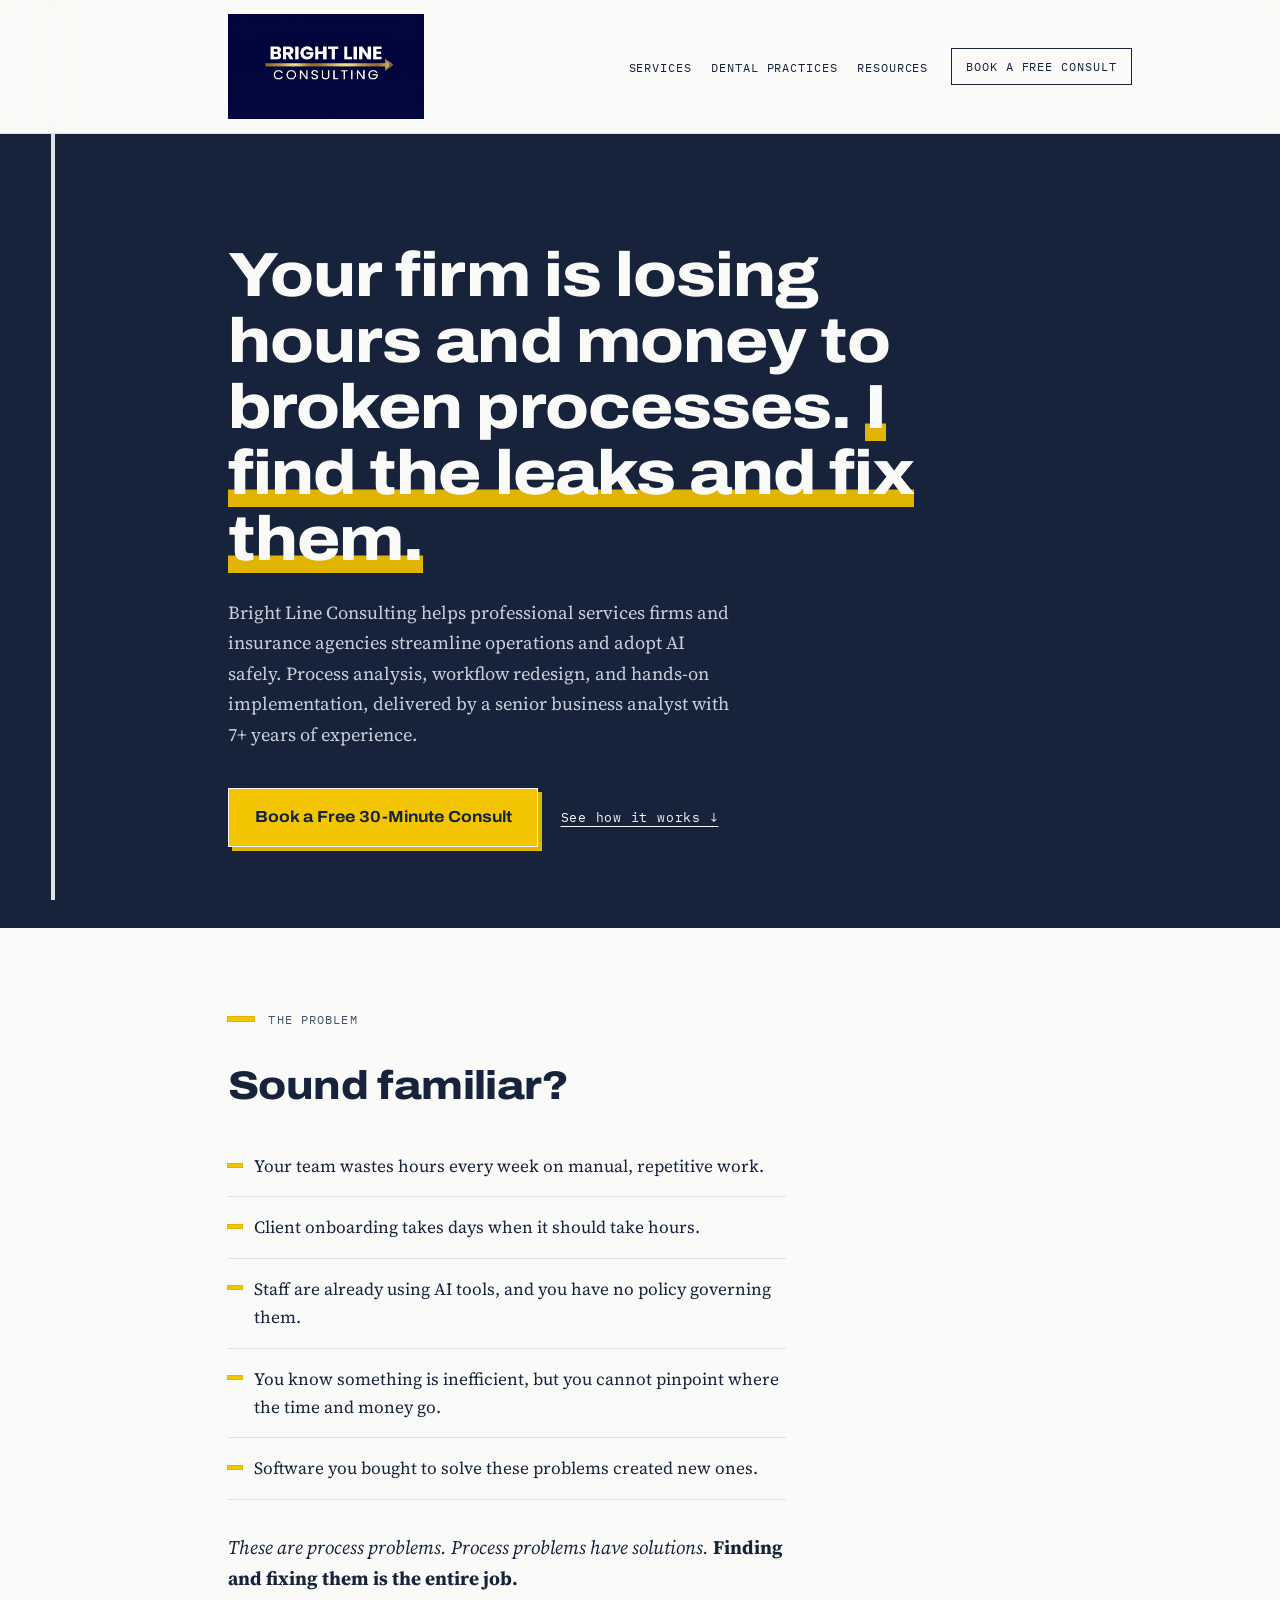
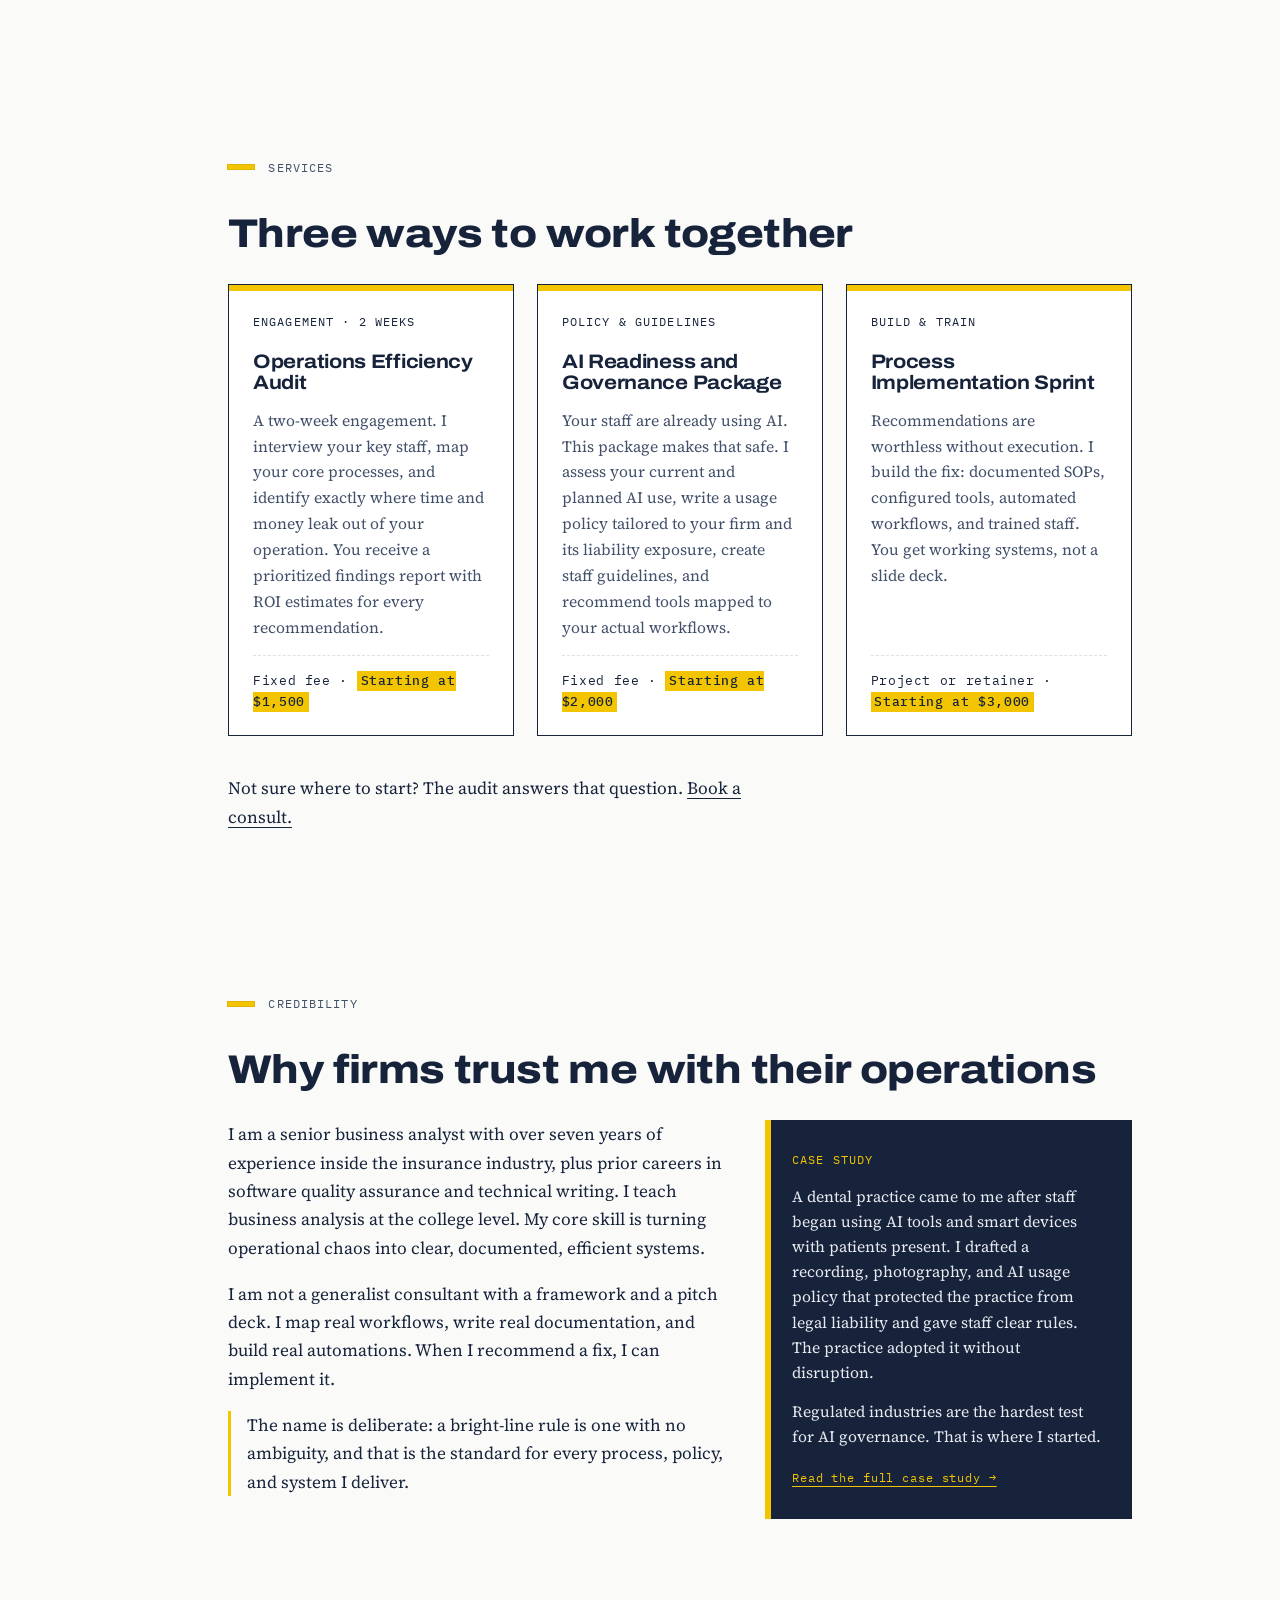
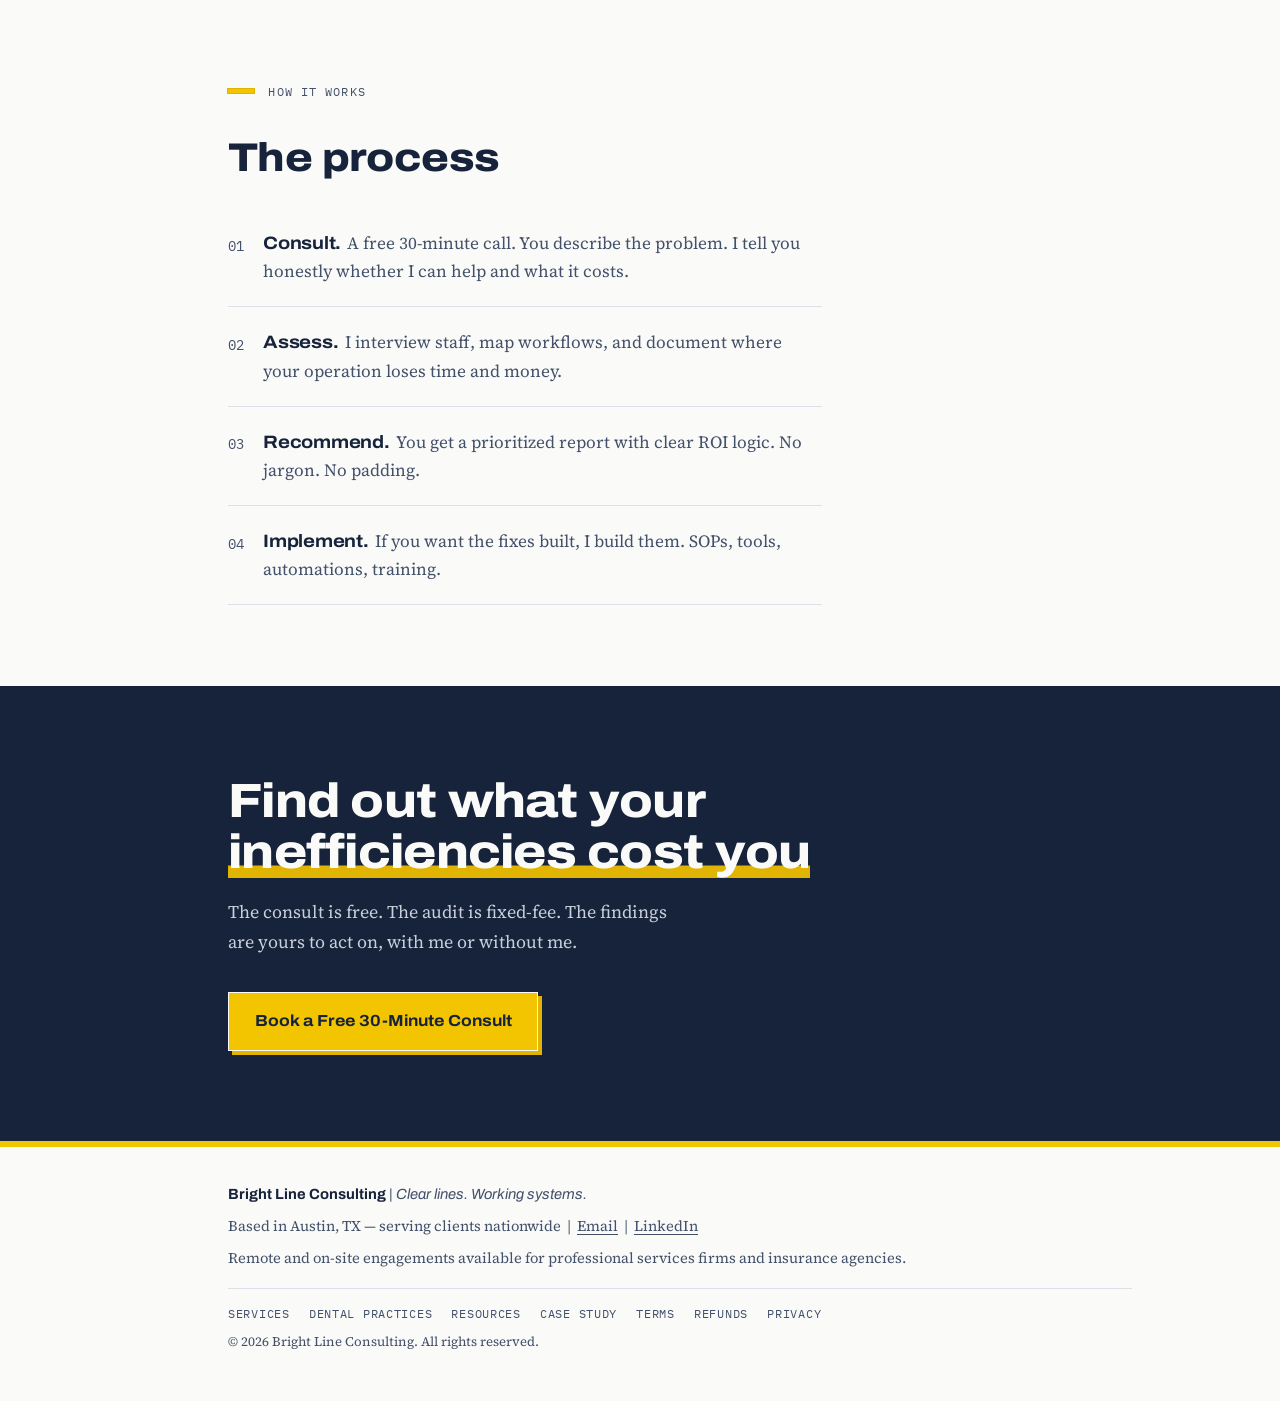
<file: index.html>
<!DOCTYPE html>
<html lang="en">
<head>
<meta charset="UTF-8">
<meta name="viewport" content="width=device-width, initial-scale=1.0">
<title>Operations and AI Consulting for Professional Services Firms | Bright Line Consulting</title>
<meta name="description" content="Bright Line Consulting helps small professional firms and insurance agencies cut costs and adopt AI safely through process analysis, workflow redesign, and implementation.">
<link rel="preconnect" href="https://fonts.googleapis.com">
<link rel="preconnect" href="https://fonts.gstatic.com" crossorigin>
<link rel="stylesheet" href="assets/site.css">
<link href="https://fonts.googleapis.com/css2?family=Archivo:wdth,wght@62..125,400..800&family=Source+Serif+4:ital,opsz,wght@0,8..60,400..600;1,8..60,400&family=IBM+Plex+Mono:wght@400;500&display=swap" rel="stylesheet">
<style>
  :root{
    --ink:#16233B;
    --ink-soft:#42506A;
    --paper:#FAFAF8;
    --paper-raise:#FFFFFF;
    --line:#F2C500;         /* the bright line */
    --line-deep:#E0B400;
    --rule:#DDE1E7;
    --max:1080px;
  }
  *{margin:0;padding:0;box-sizing:border-box}
  html{scroll-behavior:smooth}
  @media (prefers-reduced-motion: reduce){
    html{scroll-behavior:auto}
    *,*::before,*::after{animation:none!important;transition:none!important}
  }
  body{
    background:var(--paper);
    color:var(--ink);
    font-family:"Source Serif 4", Georgia, serif;
    font-size:1.075rem;
    line-height:1.65;
    -webkit-font-smoothing:antialiased;
  }
  ::selection{background:var(--line);color:var(--ink)}

  h1,h2,h3,.display{
    font-family:"Archivo", "Helvetica Neue", Arial, sans-serif;
    font-variation-settings:"wdth" 112;
    line-height:1.06;
    letter-spacing:-0.015em;
  }
  .mono{
    font-family:"IBM Plex Mono", ui-monospace, monospace;
    font-size:0.78rem;
    letter-spacing:0.09em;
    text-transform:uppercase;
  }

  a{color:inherit}
  a:focus-visible, button:focus-visible{
    outline:3px solid var(--line-deep);
    outline-offset:3px;
  }

  /* ---------- the running bright line ---------- */
  .track{
    position:fixed;
    top:0;left:clamp(16px, 4vw, 56px);
    width:4px;height:100%;
    background:var(--rule);
    z-index:5;
  }
  .track .fill{
    position:absolute;top:0;left:0;width:100%;
    height:0%;
    background:var(--line);
    box-shadow:0 0 0 0.5px var(--line-deep);
  }

  .wrap{
    max-width:var(--max);
    margin:0 auto;
    padding-left:clamp(56px, 10vw, 140px);
    padding-right:clamp(20px, 5vw, 48px);
  }

  section{padding:clamp(4rem,9vh,7rem) 0;position:relative}

  /* section marker: node on the line */
  .marker{
    display:flex;align-items:center;gap:0.9rem;
    margin-bottom:2.2rem;
  }
  .marker::before{
    content:"";
    width:26px;height:4px;
    background:var(--line);
    outline:1px solid var(--line-deep);
    flex:none;
  }
  .marker .mono{color:var(--ink-soft)}

  /* ---------- header ---------- */
  header{
    position:sticky;top:0;z-index:10;
    background:color-mix(in srgb, var(--paper) 88%, transparent);
    backdrop-filter:blur(8px);
    border-bottom:1px solid var(--rule);
  }
  .nav{
    max-width:var(--max);margin:0 auto;
    padding:0.85rem clamp(20px,5vw,48px) 0.85rem clamp(56px,10vw,140px);
    display:flex;align-items:center;justify-content:space-between;gap:1rem;
    flex-wrap:wrap;
  }
  .brand{
    font-family:"Archivo",sans-serif;
    font-variation-settings:"wdth" 118;
    font-weight:800;font-size:1.02rem;letter-spacing:0.01em;
    text-decoration:none;white-space:nowrap;
  }
  .brand em{
    font-style:normal;
    box-shadow:inset 0 -0.42em 0 var(--line);
  }
  .brand{display:inline-flex;align-items:center}
  .brand-logo{height:6.6rem;width:auto;display:block}
  .tagline{color:var(--ink-soft);font-size:1.15rem;font-style:italic;display:none}
  
  .nav-cta{
    font-family:"IBM Plex Mono",monospace;font-size:0.72rem;letter-spacing:0.08em;
    text-transform:uppercase;text-decoration:none;
    border:1.5px solid var(--ink);
    padding:0.5rem 0.9rem;white-space:nowrap;
    transition:background .15s ease;
  }
  .nav-cta:hover{background:var(--line)}

  /* ---------- hero ---------- */
  .hero{
    padding-top:clamp(4.5rem,12vh,8.5rem);
    background:var(--ink);color:var(--paper);
  }
  .hero h1{
    font-size:clamp(2.1rem, 5.2vw, 3.9rem);
    font-weight:800;
    max-width:17ch;
  }
  .hero h1 .hl{
    box-shadow:inset 0 -0.28em 0 var(--line-deep);
    color:var(--paper);
  }
  .hero .sub{
    margin-top:1.6rem;
    max-width:56ch;
    font-size:1.15rem;
    color:#C9CFDA;
  }
  .cta-row{margin-top:2.4rem;display:flex;flex-wrap:wrap;align-items:center;gap:1.4rem}
  .hero .btn{border-color:var(--paper);box-shadow:4px 4px 0 var(--line-deep)}
  .hero .btn:hover{box-shadow:2px 2px 0 var(--line-deep)}
  .btn{
    display:inline-block;
    font-family:"Archivo",sans-serif;font-variation-settings:"wdth" 110;
    font-weight:700;font-size:1rem;
    background:var(--line);
    color:var(--ink);
    text-decoration:none;
    padding:0.95rem 1.6rem;
    border:1.5px solid var(--ink);
    box-shadow:4px 4px 0 var(--ink);
    transition:transform .12s ease, box-shadow .12s ease;
  }
  .btn:hover{transform:translate(2px,2px);box-shadow:2px 2px 0 var(--ink)}
  .btn:active{transform:translate(4px,4px);box-shadow:0 0 0 var(--ink)}
  .link-quiet{
    font-family:"IBM Plex Mono",monospace;font-size:0.8rem;letter-spacing:0.06em;
    text-underline-offset:4px;
  }

  /* ---------- problem ---------- */
  .problem h2, .services h2, .about h2, .process h2{
    font-size:clamp(1.7rem,3.4vw,2.5rem);font-weight:800;margin-bottom:1.8rem;
  }
  .pain{list-style:none;max-width:62ch}
  .pain li{
    padding:1rem 0 1rem 1.6rem;
    border-bottom:1px solid var(--rule);
    position:relative;
  }
  .pain li::before{
    content:"";
    position:absolute;left:0;top:1.72rem;
    width:14px;height:3px;background:var(--line);outline:1px solid var(--line-deep);
  }
  .closer{
    margin-top:2rem;max-width:56ch;
    font-size:1.2rem;font-style:italic;
  }
  .closer strong{font-style:normal}

  /* ---------- services ---------- */
  .cards{display:grid;gap:1.4rem;margin-top:0.5rem}
  @media(min-width:860px){.cards{grid-template-columns:repeat(3,1fr)}}
  .card{
    background:var(--paper-raise);
    border:1.5px solid var(--ink);
    padding:1.6rem 1.5rem 1.4rem;
    display:flex;flex-direction:column;gap:0.9rem;
    position:relative;
  }
  .card::before{
    content:"";
    position:absolute;top:0;left:0;right:0;height:6px;
    background:var(--line);
  }
  .card h3{font-size:1.22rem;font-weight:700;margin-top:0.4rem}
  .card p{font-size:0.98rem;color:var(--ink-soft);flex:1}
  .fee{
    font-family:"IBM Plex Mono",monospace;font-size:0.8rem;letter-spacing:0.05em;
    border-top:1px dashed var(--rule);padding-top:0.9rem;
  }
  .fee b{font-weight:500;background:var(--line);padding:0.1em 0.3em}
  .svc-cta{margin-top:2.4rem;font-size:1.08rem;max-width:60ch}
  .svc-cta a{text-underline-offset:4px}

  /* ---------- about ---------- */
  .about .cols{display:grid;gap:2.5rem}
  @media(min-width:900px){.about .cols{grid-template-columns:1.15fr 0.85fr}}
  .about p+p{margin-top:1.1rem}
  .about .lede{max-width:60ch}
  .case{
    background:var(--ink);
    color:var(--paper);
    padding:1.8rem 1.7rem;
    align-self:start;
    position:relative;
  }
  .case::before{
    content:"";
    position:absolute;left:0;top:0;bottom:0;width:6px;background:var(--line);
  }
  .case .mono{color:var(--line);display:block;margin-bottom:0.9rem}
  .case p{font-size:0.98rem;line-height:1.6;color:#E7EAF0}
  .case a{
    display:inline-block;margin-top:1.1rem;
    color:var(--line);
    font-family:"IBM Plex Mono",monospace;font-size:0.78rem;letter-spacing:0.07em;
    text-underline-offset:4px;
  }
  .brightline-def{
    margin-top:1.1rem;
    border-left:3px solid var(--line);
    padding-left:1rem;
  }

  /* ---------- process ---------- */
  .steps{list-style:none;counter-reset:step;max-width:66ch}
  .steps li{
    counter-increment:step;
    display:grid;grid-template-columns:auto 1fr;gap:1.2rem;
    padding:1.3rem 0;
    border-bottom:1px solid var(--rule);
  }
  .steps li::before{
    content:counter(step, decimal-leading-zero);
    font-family:"IBM Plex Mono",monospace;
    font-size:0.85rem;color:var(--ink-soft);
    padding-top:0.35rem;
  }
  .steps h3{font-size:1.12rem;font-weight:700;display:inline;margin-right:0.4rem}
  .steps p{display:inline;color:var(--ink-soft)}

  /* ---------- final cta ---------- */
  .final{
    background:var(--ink);color:var(--paper);
    padding:clamp(4rem,10vh,7rem) 0;
  }
  .final h2{
    font-size:clamp(1.9rem,4vw,3rem);font-weight:800;
    max-width:20ch;
  }
  .final h2 .hl{box-shadow:inset 0 -0.26em 0 var(--line-deep);color:var(--paper)}
  .final p{margin-top:1.2rem;max-width:52ch;color:#C9CFDA;font-size:1.12rem}
  .final .btn{margin-top:2.2rem;border-color:var(--paper);box-shadow:4px 4px 0 var(--line-deep)}
  .final .btn:hover{box-shadow:2px 2px 0 var(--line-deep)}

  /* ---------- footer ---------- */
  footer{border-top:6px solid var(--line);padding:2.2rem 0 3rem;background:var(--paper)}
  footer .wrap{display:flex;flex-direction:column;gap:0.5rem;font-size:0.92rem;color:var(--ink-soft)}
  footer .fbrand{font-family:"Archivo",sans-serif;font-weight:700;color:var(--ink)}
  footer .fbrand i{font-weight:400;color:var(--ink-soft)}
  footer a{text-underline-offset:3px}

  /* ---------- reveal ---------- */
  .reveal{opacity:0;transform:translateY(14px);transition:opacity .55s ease, transform .55s ease}
  .reveal.in{opacity:1;transform:none}
  @media (prefers-reduced-motion: reduce){.reveal{opacity:1;transform:none}}
</style>
<link href="https://assets.calendly.com/assets/external/widget.css" rel="stylesheet">
<script src="https://assets.calendly.com/assets/external/widget.js" async></script>
</head>
<body>

<div class="track" aria-hidden="true"><div class="fill" id="lineFill"></div></div>

<header>
  <div class="nav">
    <a class="brand" href="#top"><img src="logo.png" alt="Bright Line Consulting" class="brand-logo"></a>
    <span class="tagline">Clear lines. Working systems.</span>
    <div class="nav-right">
      <ul class="nav-links">
        <li><a href="#services">Services</a></li>
        <li><a href="dental.html">Dental practices</a></li>
        <li><a href="resources.html">Resources</a></li>
      </ul>
      <a class="nav-cta" href="#book">Book a free consult</a>
    </div>
  </div>
</header>

<main id="top">

  <!-- HERO -->
  <section class="hero">
    <div class="wrap">
      <h1 class="reveal">Your firm is losing hours and money to broken processes. <span class="hl">I find the leaks and fix them.</span></h1>
      <p class="sub reveal">Bright Line Consulting helps professional services firms and insurance agencies streamline operations and adopt AI safely. Process analysis, workflow redesign, and hands-on implementation, delivered by a senior business analyst with 7+ years of experience.</p>
      <div class="cta-row reveal">
        <a class="btn" href="#book">Book a Free 30-Minute Consult</a>
        <a class="link-quiet" href="#process">See how it works ↓</a>
      </div>
    </div>
  </section>

  <!-- PROBLEM -->
  <section class="problem wrap">
    <div class="marker reveal"><span class="mono">The problem</span></div>
    <h2 class="reveal">Sound familiar?</h2>
    <ul class="pain reveal">
      <li>Your team wastes hours every week on manual, repetitive work.</li>
      <li>Client onboarding takes days when it should take hours.</li>
      <li>Staff are already using AI tools, and you have no policy governing them.</li>
      <li>You know something is inefficient, but you cannot pinpoint where the time and money go.</li>
      <li>Software you bought to solve these problems created new ones.</li>
    </ul>
    <p class="closer reveal">These are process problems. Process problems have solutions. <strong>Finding and fixing them is the entire job.</strong></p>
  </section>

  <!-- SERVICES -->
  <section class="services wrap" id="services">
    <div class="marker reveal"><span class="mono">Services</span></div>
    <h2 class="reveal">Three ways to work together</h2>
    <div class="cards">
      <article class="card reveal">
        <span class="mono">Engagement · 2 weeks</span>
        <h3>Operations Efficiency Audit</h3>
        <p>A two-week engagement. I interview your key staff, map your core processes, and identify exactly where time and money leak out of your operation. You receive a prioritized findings report with ROI estimates for every recommendation.</p>
        <div class="fee">Fixed fee · <b>Starting at $1,500</b></div>
      </article>
      <article class="card reveal">
        <span class="mono">Policy &amp; guidelines</span>
        <h3>AI Readiness and Governance Package</h3>
        <p>Your staff are already using AI. This package makes that safe. I assess your current and planned AI use, write a usage policy tailored to your firm and its liability exposure, create staff guidelines, and recommend tools mapped to your actual workflows.</p>
        <div class="fee">Fixed fee · <b>Starting at $2,000</b></div>
      </article>
      <article class="card reveal">
        <span class="mono">Build &amp; train</span>
        <h3>Process Implementation Sprint</h3>
        <p>Recommendations are worthless without execution. I build the fix: documented SOPs, configured tools, automated workflows, and trained staff. You get working systems, not a slide deck.</p>
        <div class="fee">Project or retainer · <b>Starting at $3,000</b></div>
      </article>
    </div>
    <p class="svc-cta reveal">Not sure where to start? The audit answers that question. <a href="#book">Book a consult.</a></p>
  </section>

  <!-- CREDIBILITY / ABOUT -->
  <section class="about wrap" id="about">
    <div class="marker reveal"><span class="mono">Credibility</span></div>
    <h2 class="reveal">Why firms trust me with their operations</h2>
    <div class="cols">
      <div class="lede reveal">
        <p>I am a senior business analyst with over seven years of experience inside the insurance industry, plus prior careers in software quality assurance and technical writing. I teach business analysis at the college level. My core skill is turning operational chaos into clear, documented, efficient systems.</p>
        <p>I am not a generalist consultant with a framework and a pitch deck. I map real workflows, write real documentation, and build real automations. When I recommend a fix, I can implement it.</p>
        <p class="brightline-def">The name is deliberate: a bright-line rule is one with no ambiguity, and that is the standard for every process, policy, and system I deliver.</p>
      </div>
      <aside class="case reveal">
        <span class="mono">Case study</span>
        <p>A dental practice came to me after staff began using AI tools and smart devices with patients present. I drafted a recording, photography, and AI usage policy that protected the practice from legal liability and gave staff clear rules. The practice adopted it without disruption.</p>
        <p style="margin-top:0.9rem">Regulated industries are the hardest test for AI governance. That is where I started.</p>
        <a href="case-study-dental.html">Read the full case study →</a>
      </aside>
    </div>
  </section>

  <!-- HOW IT WORKS -->
  <section class="process wrap" id="process">
    <div class="marker reveal"><span class="mono">How it works</span></div>
    <h2 class="reveal">The process</h2>
    <ol class="steps">
      <li class="reveal"><div><h3>Consult.</h3><p>A free 30-minute call. You describe the problem. I tell you honestly whether I can help and what it costs.</p></div></li>
      <li class="reveal"><div><h3>Assess.</h3><p>I interview staff, map workflows, and document where your operation loses time and money.</p></div></li>
      <li class="reveal"><div><h3>Recommend.</h3><p>You get a prioritized report with clear ROI logic. No jargon. No padding.</p></div></li>
      <li class="reveal"><div><h3>Implement.</h3><p>If you want the fixes built, I build them. SOPs, tools, automations, training.</p></div></li>
    </ol>
  </section>

  <!-- FINAL CTA -->
  <section class="final" id="book">
    <div class="wrap">
      <h2 class="reveal">Find out what your <span class="hl">inefficiencies cost you</span></h2>
      <p class="reveal">The consult is free. The audit is fixed-fee. The findings are yours to act on, with me or without me.</p>
      <a class="btn reveal" href="https://calendly.com/rk-brightlineops/30min" onclick="Calendly.initPopupWidget({url:'https://calendly.com/rk-brightlineops/30min'});return false;">Book a Free 30-Minute Consult</a>
    </div>
  </section>

</main>

<footer>
  <div class="wrap">
    <div class="fbrand">Bright Line Consulting <i>| Clear lines. Working systems.</i></div>
    <div>Based in Austin, TX &mdash; serving clients nationwide &nbsp;|&nbsp; <a href="mailto:rk@brightlineops.llc">Email</a> &nbsp;|&nbsp; <a href="https://www.linkedin.com/company/consult-bright-line" target="_blank" rel="noopener">LinkedIn</a></div>
    <div>Remote and on-site engagements available for professional services firms and insurance agencies.</div>
    <ul class="flinks">
      <li><a href="index.html#services">Services</a></li>
      <li><a href="dental.html">Dental practices</a></li>
      <li><a href="resources.html">Resources</a></li>
      <li><a href="case-study-dental.html">Case study</a></li>
      <li><a href="terms.html">Terms</a></li>
      <li><a href="refunds.html">Refunds</a></li>
      <li><a href="privacy.html">Privacy</a></li>
    </ul>
    <div class="fcopy">&copy; 2026 Bright Line Consulting. All rights reserved.</div>
  </div>
</footer>

<script>
  // The bright line grows with scroll progress
  const fill = document.getElementById('lineFill');
  const reduce = window.matchMedia('(prefers-reduced-motion: reduce)').matches;
  function updateLine(){
    const doc = document.documentElement;
    const max = doc.scrollHeight - window.innerHeight;
    const p = max > 0 ? Math.min(1, window.scrollY / max) : 1;
    fill.style.height = (p * 100).toFixed(2) + '%';
  }
  if (reduce){ fill.style.height = '100%'; }
  else {
    updateLine();
    window.addEventListener('scroll', updateLine, {passive:true});
    window.addEventListener('resize', updateLine);
  }

  // Section reveals
  const els = document.querySelectorAll('.reveal');
  if (reduce || !('IntersectionObserver' in window)){
    els.forEach(e => e.classList.add('in'));
  } else {
    const io = new IntersectionObserver(entries => {
      entries.forEach(en => { if (en.isIntersecting){ en.target.classList.add('in'); io.unobserve(en.target); } });
    }, {threshold:0.12});
    els.forEach(e => io.observe(e));
  }
</script>

</body>
</html>
</file>
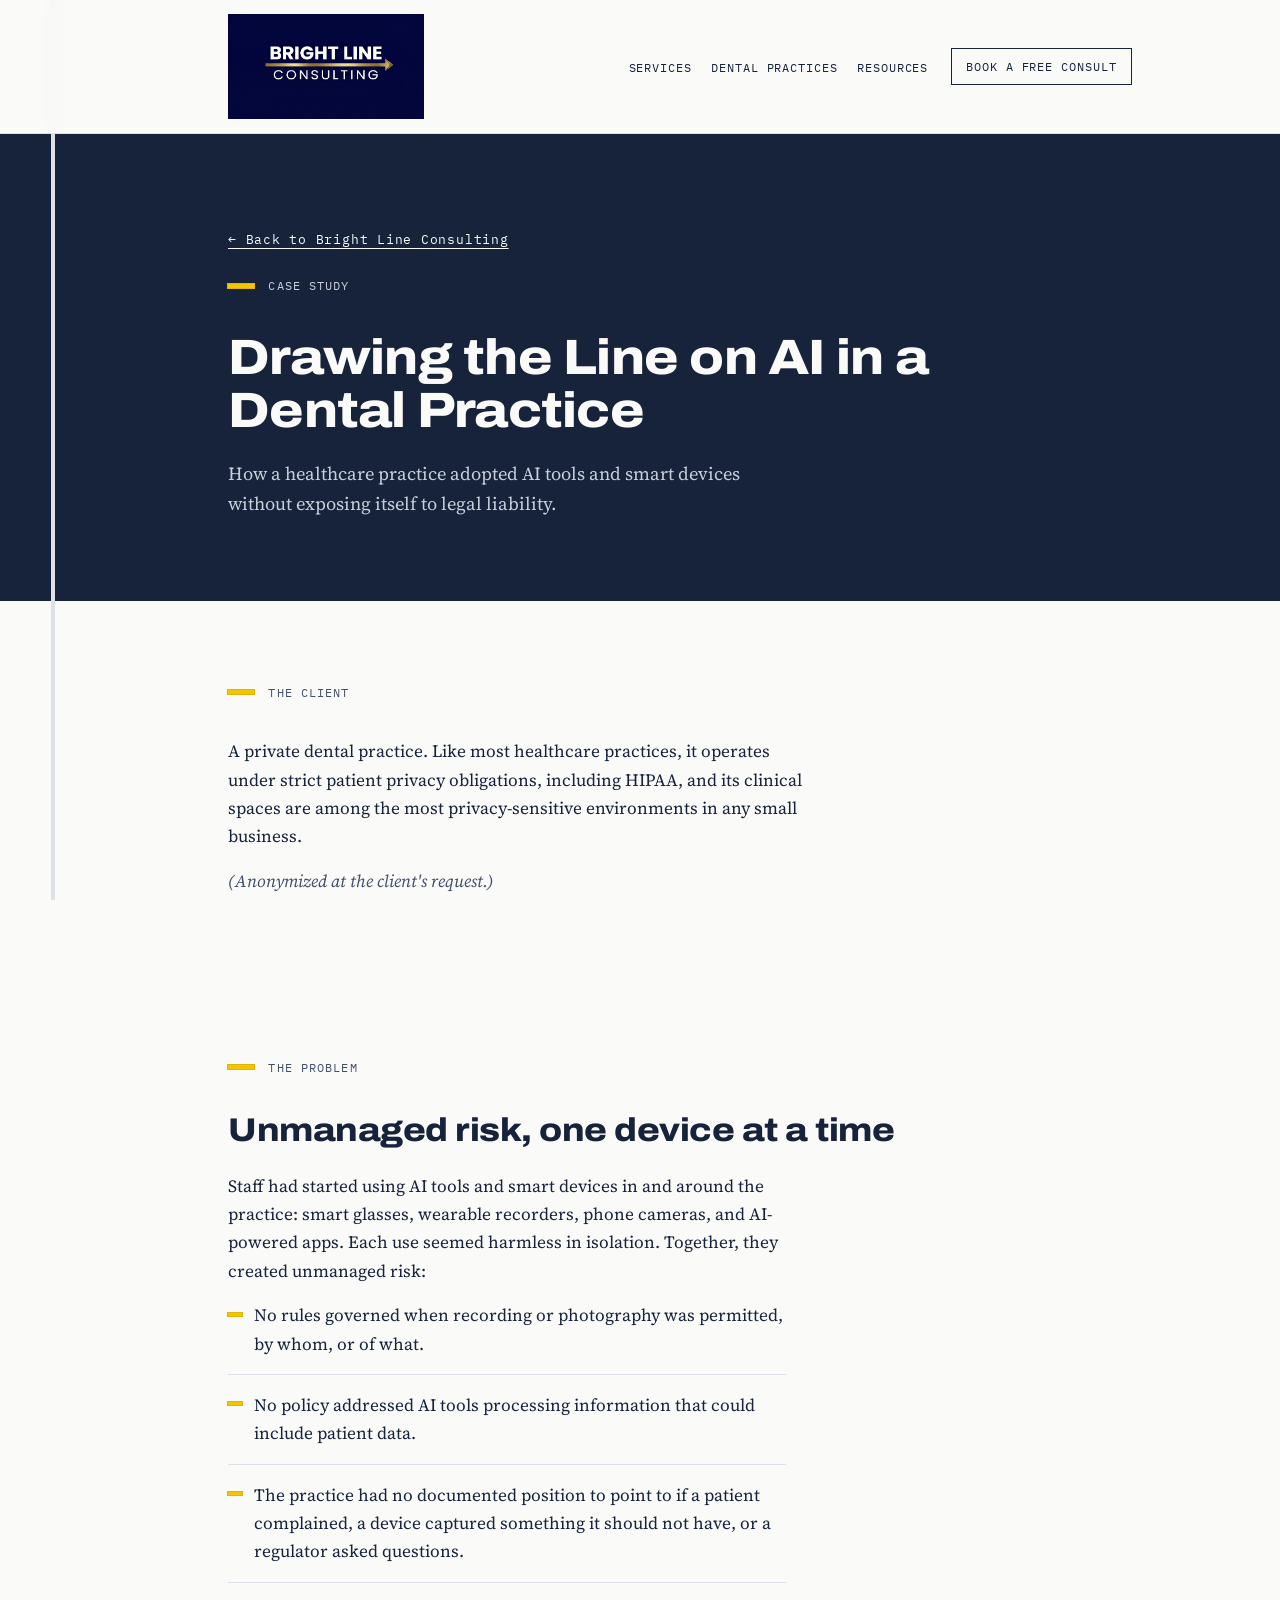
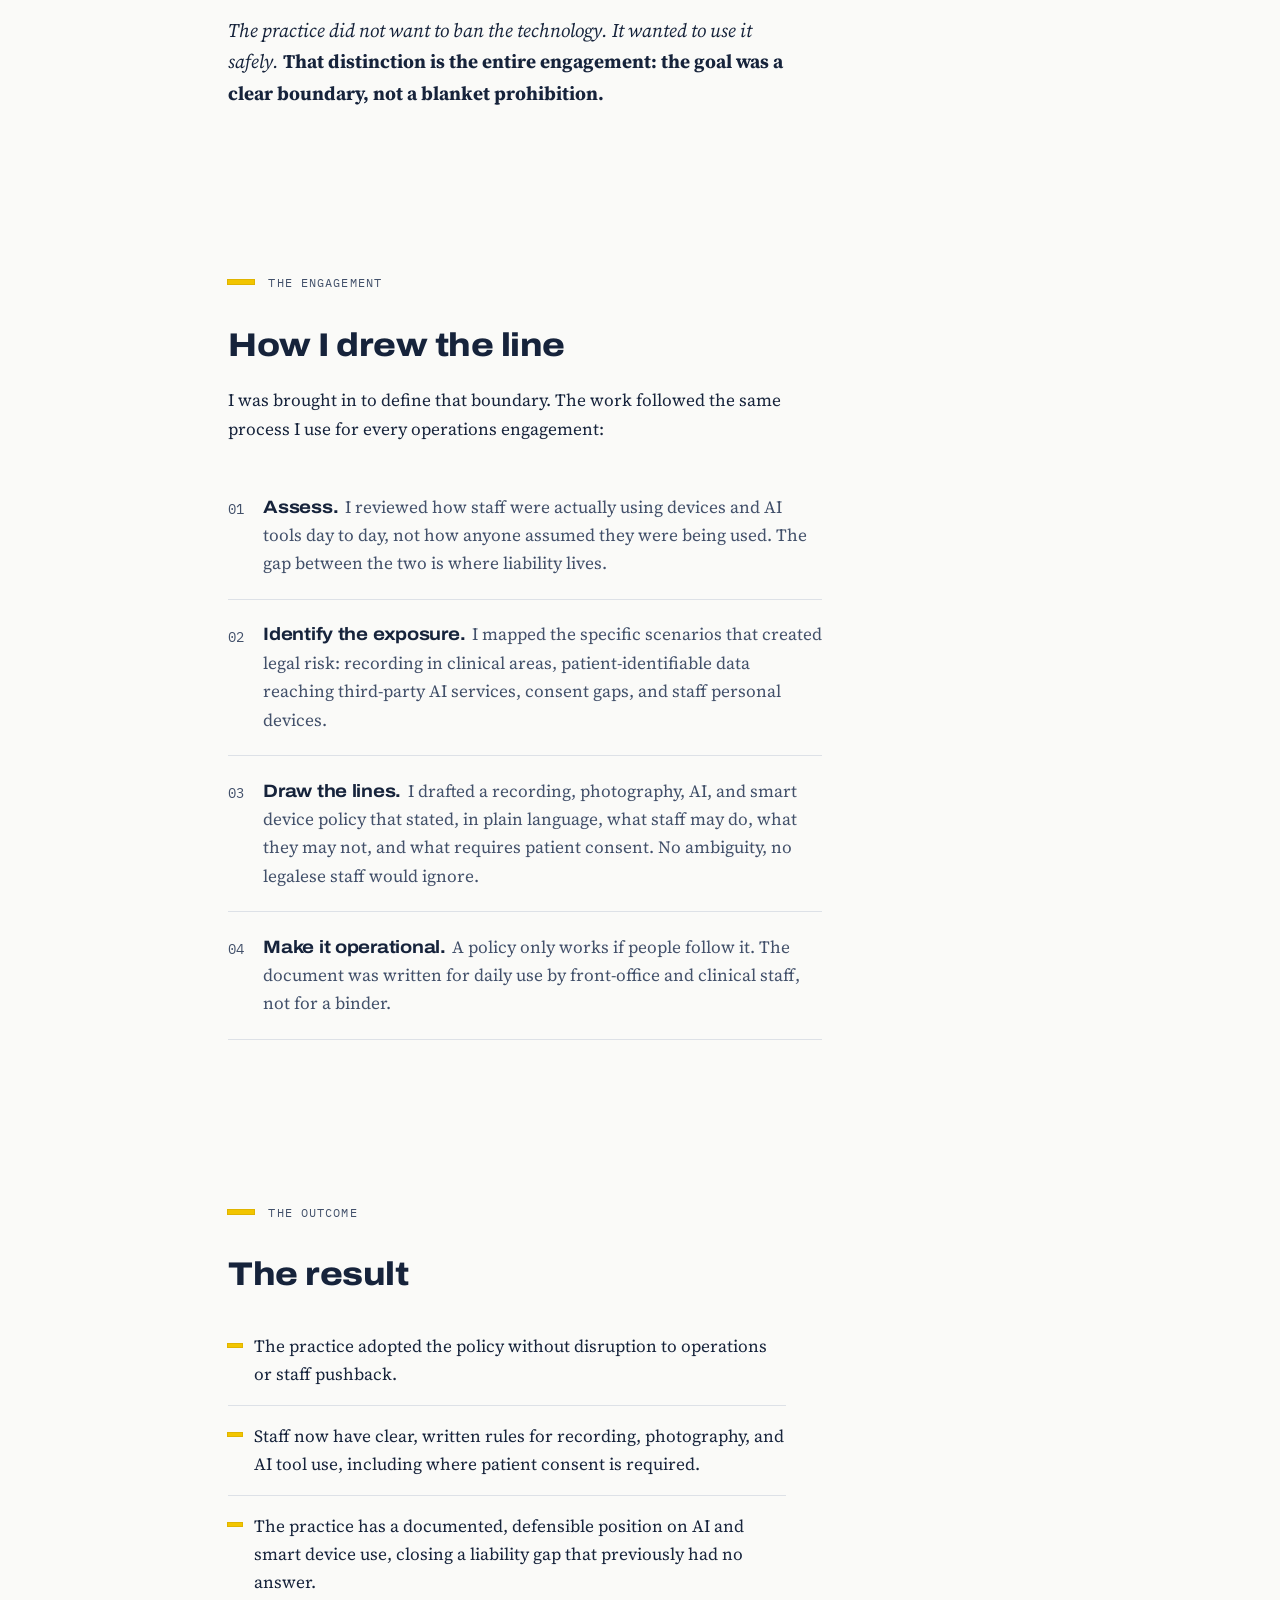
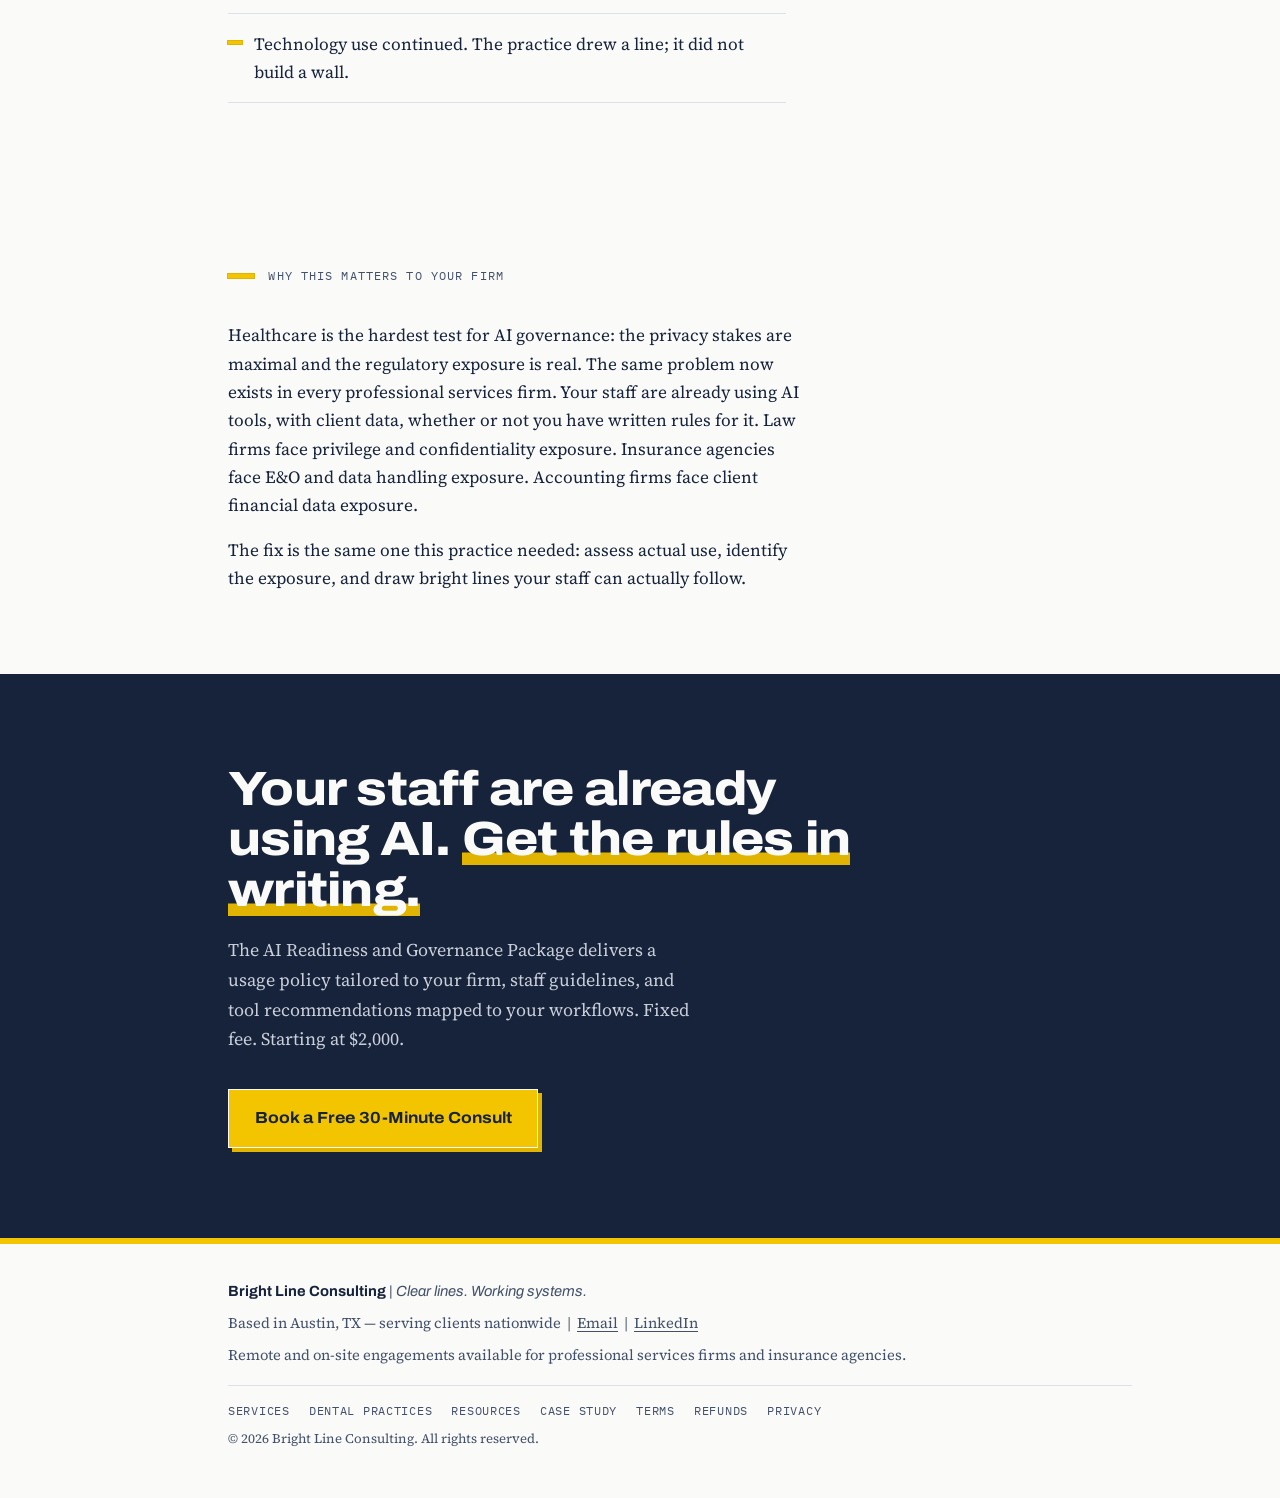
<file: case-study-dental.html>
<!DOCTYPE html>
<html lang="en">
<head>
<meta charset="UTF-8">
<meta name="viewport" content="width=device-width, initial-scale=1.0">
<title>Case Study: Drawing the Line on AI in a Dental Practice | Bright Line Consulting</title>
<meta name="description" content="How a healthcare practice adopted AI tools and smart devices without exposing itself to legal liability. A Bright Line Consulting case study.">
<link rel="preconnect" href="https://fonts.googleapis.com">
<link rel="preconnect" href="https://fonts.gstatic.com" crossorigin>
<link rel="stylesheet" href="assets/site.css">
<link href="https://fonts.googleapis.com/css2?family=Archivo:wdth,wght@62..125,400..800&family=Source+Serif+4:ital,opsz,wght@0,8..60,400..600;1,8..60,400&family=IBM+Plex+Mono:wght@400;500&display=swap" rel="stylesheet">
<style>
  :root{
    --ink:#16233B;
    --ink-soft:#42506A;
    --paper:#FAFAF8;
    --paper-raise:#FFFFFF;
    --line:#F2C500;         /* the bright line */
    --line-deep:#E0B400;
    --rule:#DDE1E7;
    --max:1080px;
  }
  *{margin:0;padding:0;box-sizing:border-box}
  html{scroll-behavior:smooth}
  @media (prefers-reduced-motion: reduce){
    html{scroll-behavior:auto}
    *,*::before,*::after{animation:none!important;transition:none!important}
  }
  body{
    background:var(--paper);
    color:var(--ink);
    font-family:"Source Serif 4", Georgia, serif;
    font-size:1.075rem;
    line-height:1.65;
    -webkit-font-smoothing:antialiased;
  }
  ::selection{background:var(--line);color:var(--ink)}

  h1,h2,h3,.display{
    font-family:"Archivo", "Helvetica Neue", Arial, sans-serif;
    font-variation-settings:"wdth" 112;
    line-height:1.06;
    letter-spacing:-0.015em;
  }
  .mono{
    font-family:"IBM Plex Mono", ui-monospace, monospace;
    font-size:0.78rem;
    letter-spacing:0.09em;
    text-transform:uppercase;
  }

  a{color:inherit}
  a:focus-visible, button:focus-visible{
    outline:3px solid var(--line-deep);
    outline-offset:3px;
  }

  /* ---------- the running bright line ---------- */
  .track{
    position:fixed;
    top:0;left:clamp(16px, 4vw, 56px);
    width:4px;height:100%;
    background:var(--rule);
    z-index:5;
  }
  .track .fill{
    position:absolute;top:0;left:0;width:100%;
    height:0%;
    background:var(--line);
    box-shadow:0 0 0 0.5px var(--line-deep);
  }

  .wrap{
    max-width:var(--max);
    margin:0 auto;
    padding-left:clamp(56px, 10vw, 140px);
    padding-right:clamp(20px, 5vw, 48px);
  }

  section{padding:clamp(4rem,9vh,7rem) 0;position:relative}

  /* section marker: node on the line */
  .marker{
    display:flex;align-items:center;gap:0.9rem;
    margin-bottom:2.2rem;
  }
  .marker::before{
    content:"";
    width:26px;height:4px;
    background:var(--line);
    outline:1px solid var(--line-deep);
    flex:none;
  }
  .marker .mono{color:var(--ink-soft)}

  /* ---------- header ---------- */
  header{
    position:sticky;top:0;z-index:10;
    background:color-mix(in srgb, var(--paper) 88%, transparent);
    backdrop-filter:blur(8px);
    border-bottom:1px solid var(--rule);
  }
  .nav{
    max-width:var(--max);margin:0 auto;
    padding:0.85rem clamp(20px,5vw,48px) 0.85rem clamp(56px,10vw,140px);
    display:flex;align-items:center;justify-content:space-between;gap:1rem;
    flex-wrap:wrap;
  }
  .brand{
    font-family:"Archivo",sans-serif;
    font-variation-settings:"wdth" 118;
    font-weight:800;font-size:1.02rem;letter-spacing:0.01em;
    text-decoration:none;white-space:nowrap;
  }
  .brand{display:inline-flex;align-items:center}
  .brand-logo{height:6.6rem;width:auto;display:block}
  .tagline{color:var(--ink-soft);font-size:1.15rem;font-style:italic;display:none}
  
  .nav-cta{
    font-family:"IBM Plex Mono",monospace;font-size:0.72rem;letter-spacing:0.08em;
    text-transform:uppercase;text-decoration:none;
    border:1.5px solid var(--ink);
    padding:0.5rem 0.9rem;white-space:nowrap;
    transition:background .15s ease;
  }
  .nav-cta:hover{background:var(--line)}

  /* ---------- page title ---------- */
  .back-link{
    font-family:"IBM Plex Mono",monospace;font-size:0.8rem;letter-spacing:0.06em;
    text-underline-offset:4px;
    display:inline-block;margin-bottom:1.6rem;
  }
  .page-title{
    padding-top:clamp(3.5rem,10vh,6rem);
    background:var(--ink);color:var(--paper);
  }
  .page-title .marker .mono{color:#C9CFDA}
  .page-title h1{
    font-size:clamp(1.9rem, 4.4vw, 3.1rem);
    font-weight:800;
    max-width:22ch;
  }
  .page-title .sub{
    margin-top:1.4rem;
    max-width:58ch;
    font-size:1.15rem;
    color:#C9CFDA;
  }

  /* ---------- article sections ---------- */
  article h2{
    font-size:clamp(1.5rem,2.9vw,2.05rem);font-weight:800;margin-bottom:1.5rem;
  }
  article p{max-width:64ch}
  article p+p{margin-top:1rem}
  .note{font-style:italic;color:var(--ink-soft);margin-top:1rem;max-width:64ch}

  .pain{list-style:none;max-width:62ch}
  .pain li{
    padding:1rem 0 1rem 1.6rem;
    border-bottom:1px solid var(--rule);
    position:relative;
  }
  .pain li::before{
    content:"";
    position:absolute;left:0;top:1.72rem;
    width:14px;height:3px;background:var(--line);outline:1px solid var(--line-deep);
  }
  .closer{
    margin-top:2rem;max-width:56ch;
    font-size:1.2rem;font-style:italic;
  }
  .closer strong{font-style:normal}

  /* ---------- process-style steps ---------- */
  .steps{list-style:none;counter-reset:step;max-width:66ch}
  .steps li{
    counter-increment:step;
    display:grid;grid-template-columns:auto 1fr;gap:1.2rem;
    padding:1.3rem 0;
    border-bottom:1px solid var(--rule);
  }
  .steps li::before{
    content:counter(step, decimal-leading-zero);
    font-family:"IBM Plex Mono",monospace;
    font-size:0.85rem;color:var(--ink-soft);
    padding-top:0.35rem;
  }
  .steps h3{font-size:1.12rem;font-weight:700;display:inline;margin-right:0.4rem}
  .steps p{display:inline;color:var(--ink-soft)}

  .btn{
    display:inline-block;
    font-family:"Archivo",sans-serif;font-variation-settings:"wdth" 110;
    font-weight:700;font-size:1rem;
    background:var(--line);
    color:var(--ink);
    text-decoration:none;
    padding:0.95rem 1.6rem;
    border:1.5px solid var(--ink);
    box-shadow:4px 4px 0 var(--ink);
    transition:transform .12s ease, box-shadow .12s ease;
  }
  .btn:hover{transform:translate(2px,2px);box-shadow:2px 2px 0 var(--ink)}
  .btn:active{transform:translate(4px,4px);box-shadow:0 0 0 var(--ink)}

  /* ---------- final cta ---------- */
  .final{
    background:var(--ink);color:var(--paper);
    padding:clamp(4rem,10vh,7rem) 0;
  }
  .final h2{
    font-size:clamp(1.9rem,4vw,3rem);font-weight:800;
    max-width:20ch;
  }
  .final h2 .hl{box-shadow:inset 0 -0.26em 0 var(--line-deep);color:var(--paper)}
  .final p{margin-top:1.2rem;max-width:52ch;color:#C9CFDA;font-size:1.12rem}
  .final .btn{margin-top:2.2rem;border-color:var(--paper);box-shadow:4px 4px 0 var(--line-deep)}
  .final .btn:hover{box-shadow:2px 2px 0 var(--line-deep)}

  /* ---------- footer ---------- */
  footer{border-top:6px solid var(--line);padding:2.2rem 0 3rem;background:var(--paper)}
  footer .wrap{display:flex;flex-direction:column;gap:0.5rem;font-size:0.92rem;color:var(--ink-soft)}
  footer .fbrand{font-family:"Archivo",sans-serif;font-weight:700;color:var(--ink)}
  footer .fbrand i{font-weight:400;color:var(--ink-soft)}
  footer a{text-underline-offset:3px}

  /* ---------- reveal ---------- */
  .reveal{opacity:0;transform:translateY(14px);transition:opacity .55s ease, transform .55s ease}
  .reveal.in{opacity:1;transform:none}
  @media (prefers-reduced-motion: reduce){.reveal{opacity:1;transform:none}}
</style>
<link href="https://assets.calendly.com/assets/external/widget.css" rel="stylesheet">
<script src="https://assets.calendly.com/assets/external/widget.js" async></script>
</head>
<body>

<div class="track" aria-hidden="true"><div class="fill" id="lineFill"></div></div>

<header>
  <div class="nav">
    <a class="brand" href="index.html#top"><img src="logo.png" alt="Bright Line Consulting" class="brand-logo"></a>
    <span class="tagline">Clear lines. Working systems.</span>
    <div class="nav-right">
      <ul class="nav-links">
        <li><a href="index.html#services">Services</a></li>
        <li><a href="dental.html">Dental practices</a></li>
        <li><a href="resources.html">Resources</a></li>
      </ul>
      <a class="nav-cta" href="#book">Book a free consult</a>
    </div>
  </div>
</header>

<main id="top">

  <!-- PAGE TITLE -->
  <section class="page-title">
    <div class="wrap">
      <a class="back-link reveal" href="index.html">&larr; Back to Bright Line Consulting</a>
      <div class="marker reveal"><span class="mono">Case study</span></div>
      <h1 class="reveal">Drawing the Line on AI in a Dental Practice</h1>
      <p class="sub reveal">How a healthcare practice adopted AI tools and smart devices without exposing itself to legal liability.</p>
    </div>
  </section>

  <!-- THE CLIENT -->
  <section class="wrap">
    <article>
      <div class="marker reveal"><span class="mono">The client</span></div>
      <p class="reveal">A private dental practice. Like most healthcare practices, it operates under strict patient privacy obligations, including HIPAA, and its clinical spaces are among the most privacy-sensitive environments in any small business.</p>
      <p class="note reveal">(Anonymized at the client's request.)</p>
    </article>
  </section>

  <!-- THE PROBLEM -->
  <section class="wrap">
    <article>
      <div class="marker reveal"><span class="mono">The problem</span></div>
      <h2 class="reveal">Unmanaged risk, one device at a time</h2>
      <p class="reveal">Staff had started using AI tools and smart devices in and around the practice: smart glasses, wearable recorders, phone cameras, and AI-powered apps. Each use seemed harmless in isolation. Together, they created unmanaged risk:</p>
      <ul class="pain reveal">
        <li>No rules governed when recording or photography was permitted, by whom, or of what.</li>
        <li>No policy addressed AI tools processing information that could include patient data.</li>
        <li>The practice had no documented position to point to if a patient complained, a device captured something it should not have, or a regulator asked questions.</li>
      </ul>
      <p class="closer reveal">The practice did not want to ban the technology. It wanted to use it safely. <strong>That distinction is the entire engagement: the goal was a clear boundary, not a blanket prohibition.</strong></p>
    </article>
  </section>

  <!-- THE ENGAGEMENT -->
  <section class="wrap">
    <article>
      <div class="marker reveal"><span class="mono">The engagement</span></div>
      <h2 class="reveal">How I drew the line</h2>
      <p class="reveal" style="margin-bottom:1.8rem">I was brought in to define that boundary. The work followed the same process I use for every operations engagement:</p>
      <ol class="steps">
        <li class="reveal"><div><h3>Assess.</h3><p>I reviewed how staff were actually using devices and AI tools day to day, not how anyone assumed they were being used. The gap between the two is where liability lives.</p></div></li>
        <li class="reveal"><div><h3>Identify the exposure.</h3><p>I mapped the specific scenarios that created legal risk: recording in clinical areas, patient-identifiable data reaching third-party AI services, consent gaps, and staff personal devices.</p></div></li>
        <li class="reveal"><div><h3>Draw the lines.</h3><p>I drafted a recording, photography, AI, and smart device policy that stated, in plain language, what staff may do, what they may not, and what requires patient consent. No ambiguity, no legalese staff would ignore.</p></div></li>
        <li class="reveal"><div><h3>Make it operational.</h3><p>A policy only works if people follow it. The document was written for daily use by front-office and clinical staff, not for a binder.</p></div></li>
      </ol>
    </article>
  </section>

  <!-- THE OUTCOME -->
  <section class="wrap">
    <article>
      <div class="marker reveal"><span class="mono">The outcome</span></div>
      <h2 class="reveal">The result</h2>
      <ul class="pain reveal">
        <li>The practice adopted the policy without disruption to operations or staff pushback.</li>
        <li>Staff now have clear, written rules for recording, photography, and AI tool use, including where patient consent is required.</li>
        <li>The practice has a documented, defensible position on AI and smart device use, closing a liability gap that previously had no answer.</li>
        <li>Technology use continued. The practice drew a line; it did not build a wall.</li>
      </ul>
    </article>
  </section>

  <!-- WHY THIS MATTERS -->
  <section class="wrap">
    <article>
      <div class="marker reveal"><span class="mono">Why this matters to your firm</span></div>
      <p class="reveal">Healthcare is the hardest test for AI governance: the privacy stakes are maximal and the regulatory exposure is real. The same problem now exists in every professional services firm. Your staff are already using AI tools, with client data, whether or not you have written rules for it. Law firms face privilege and confidentiality exposure. Insurance agencies face E&amp;O and data handling exposure. Accounting firms face client financial data exposure.</p>
      <p class="reveal">The fix is the same one this practice needed: assess actual use, identify the exposure, and draw bright lines your staff can actually follow.</p>
    </article>
  </section>

  <!-- CLOSING CTA -->
  <section class="final" id="book">
    <div class="wrap">
      <h2 class="reveal">Your staff are already using AI. <span class="hl">Get the rules in writing.</span></h2>
      <p class="reveal">The AI Readiness and Governance Package delivers a usage policy tailored to your firm, staff guidelines, and tool recommendations mapped to your workflows. Fixed fee. Starting at $2,000.</p>
      <a class="btn reveal" href="https://calendly.com/rk-brightlineops/30min" onclick="Calendly.initPopupWidget({url:'https://calendly.com/rk-brightlineops/30min'});return false;">Book a Free 30-Minute Consult</a>
    </div>
  </section>

</main>

<footer>
  <div class="wrap">
    <div class="fbrand">Bright Line Consulting <i>| Clear lines. Working systems.</i></div>
    <div>Based in Austin, TX &mdash; serving clients nationwide &nbsp;|&nbsp; <a href="mailto:rk@brightlineops.llc">Email</a> &nbsp;|&nbsp; <a href="https://www.linkedin.com/company/consult-bright-line" target="_blank" rel="noopener">LinkedIn</a></div>
    <div>Remote and on-site engagements available for professional services firms and insurance agencies.</div>
    <ul class="flinks">
      <li><a href="index.html#services">Services</a></li>
      <li><a href="dental.html">Dental practices</a></li>
      <li><a href="resources.html">Resources</a></li>
      <li><a href="case-study-dental.html">Case study</a></li>
      <li><a href="terms.html">Terms</a></li>
      <li><a href="refunds.html">Refunds</a></li>
      <li><a href="privacy.html">Privacy</a></li>
    </ul>
    <div class="fcopy">&copy; 2026 Bright Line Consulting. All rights reserved.</div>
  </div>
</footer>

<script>
  // The bright line grows with scroll progress
  const fill = document.getElementById('lineFill');
  const reduce = window.matchMedia('(prefers-reduced-motion: reduce)').matches;
  function updateLine(){
    const doc = document.documentElement;
    const max = doc.scrollHeight - window.innerHeight;
    const p = max > 0 ? Math.min(1, window.scrollY / max) : 1;
    fill.style.height = (p * 100).toFixed(2) + '%';
  }
  if (reduce){ fill.style.height = '100%'; }
  else {
    updateLine();
    window.addEventListener('scroll', updateLine, {passive:true});
    window.addEventListener('resize', updateLine);
  }

  // Section reveals
  const els = document.querySelectorAll('.reveal');
  if (reduce || !('IntersectionObserver' in window)){
    els.forEach(e => e.classList.add('in'));
  } else {
    const io = new IntersectionObserver(entries => {
      entries.forEach(en => { if (en.isIntersecting){ en.target.classList.add('in'); io.unobserve(en.target); } });
    }, {threshold:0.12});
    els.forEach(e => io.observe(e));
  }
</script>

</body>
</html>
</file>
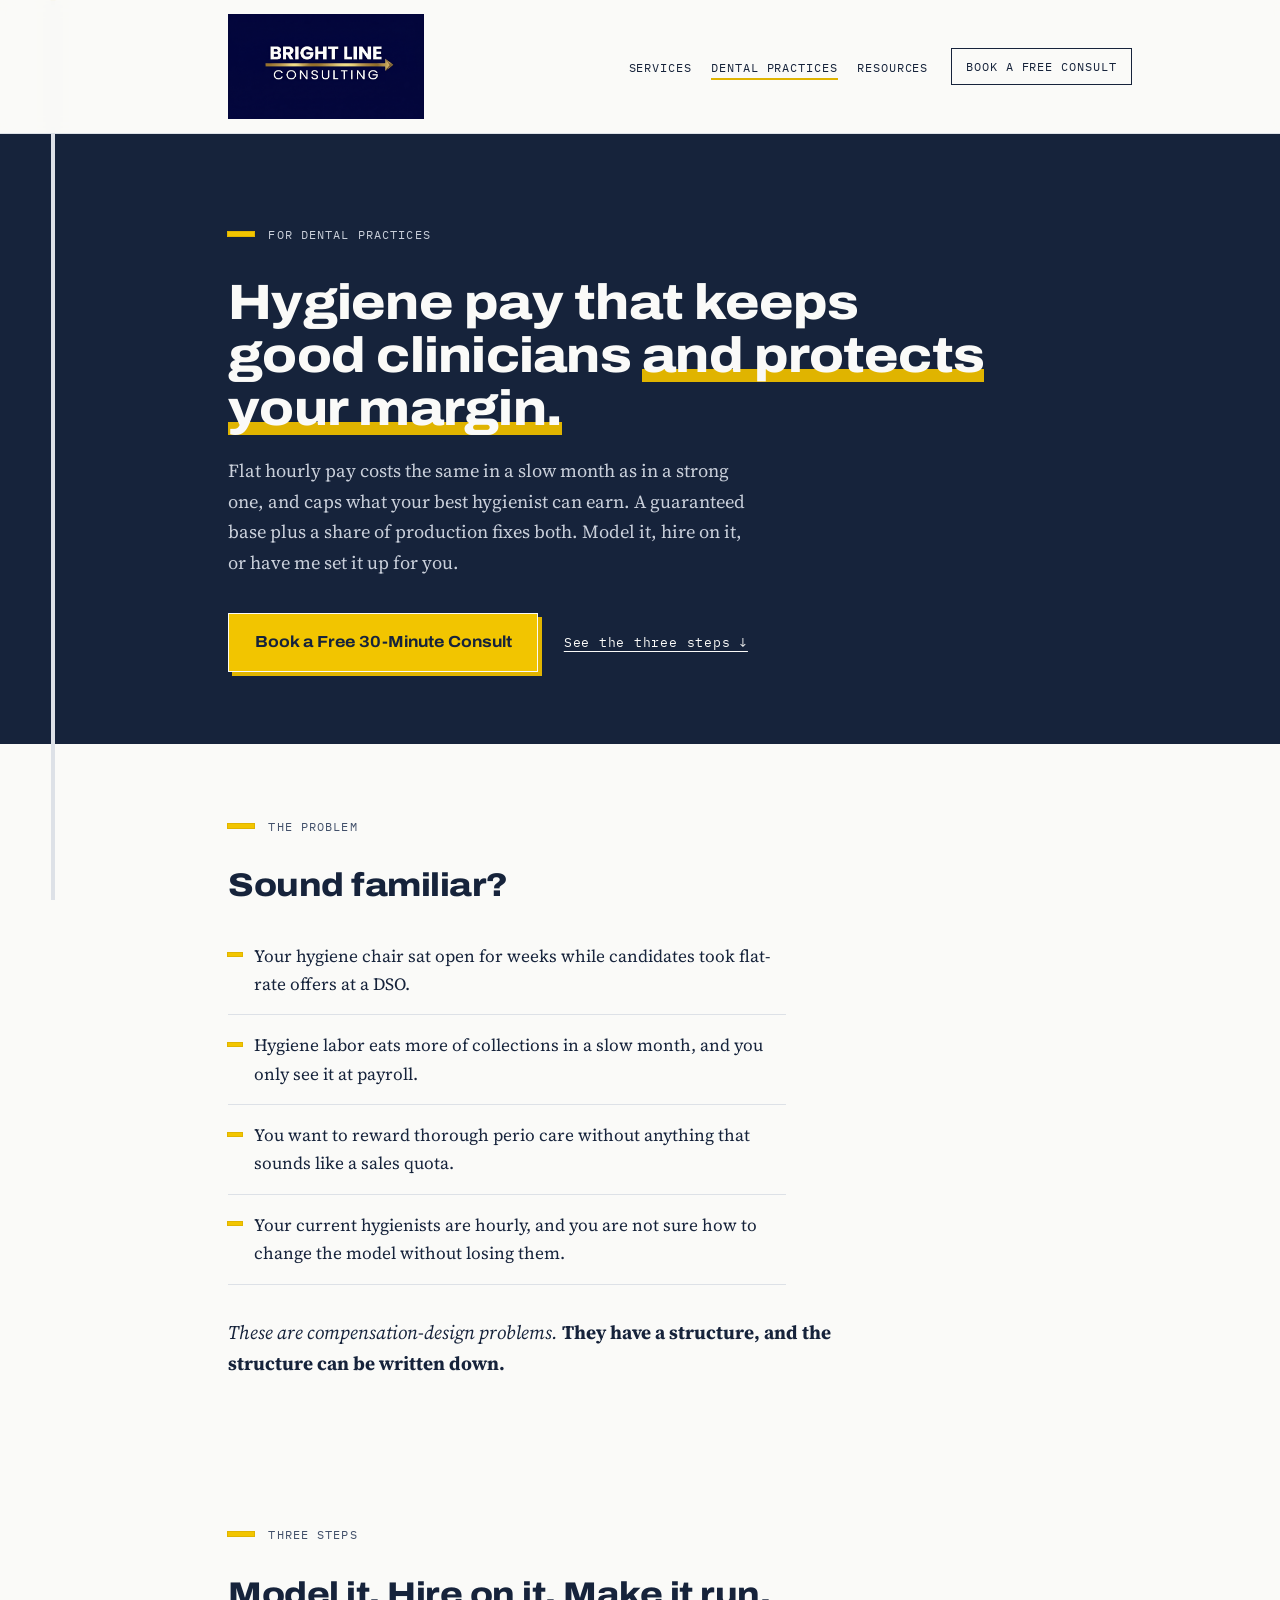
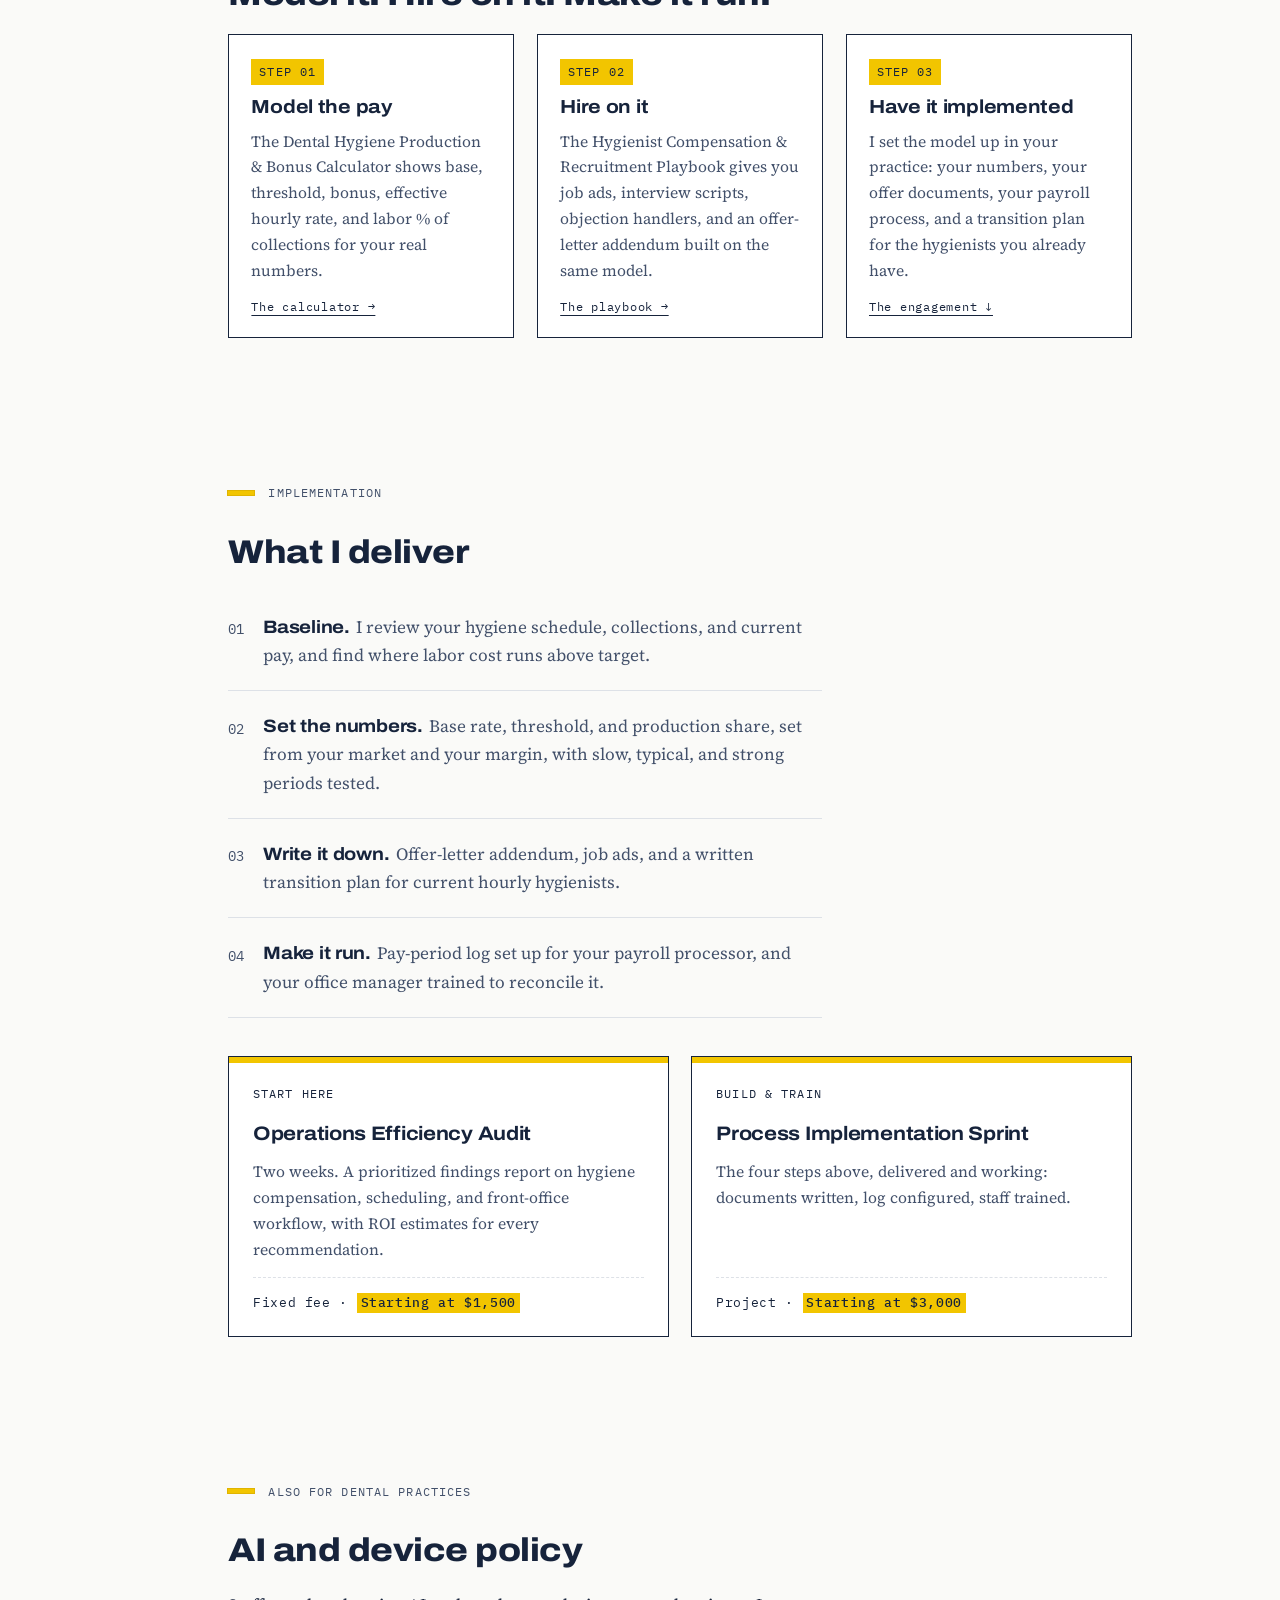
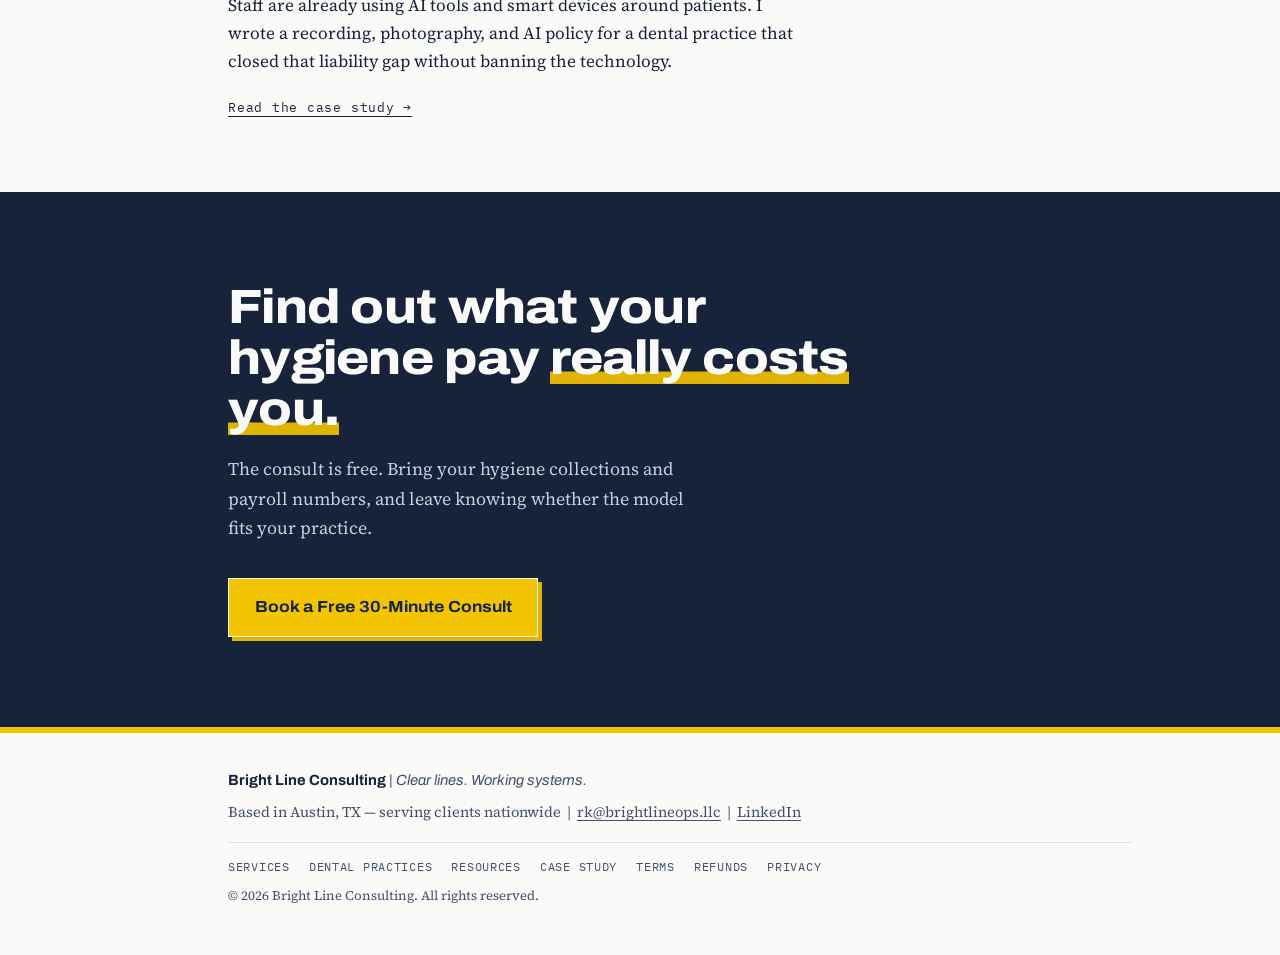
<file: dental.html>
<!DOCTYPE html>
<html lang="en">
<head>
<meta charset="UTF-8">
<meta name="viewport" content="width=device-width, initial-scale=1.0">
<title>Hygiene Compensation and Operations for Dental Practices | Bright Line Consulting</title>
<meta name="description" content="Hygiene pay that keeps good clinicians and protects your margin. Model it, hire on it, or have Bright Line Consulting implement it in your practice.">
<link rel="preconnect" href="https://fonts.googleapis.com">
<link rel="preconnect" href="https://fonts.gstatic.com" crossorigin>
<link href="https://fonts.googleapis.com/css2?family=Archivo:wdth,wght@62..125,400..800&family=Source+Serif+4:ital,opsz,wght@0,8..60,400..600;1,8..60,400&family=IBM+Plex+Mono:wght@400;500&display=swap" rel="stylesheet">
<link rel="stylesheet" href="assets/site.css">
<link href="https://assets.calendly.com/assets/external/widget.css" rel="stylesheet">
<script src="https://assets.calendly.com/assets/external/widget.js" async></script>
</head>
<body>

<div class="track" aria-hidden="true"><div class="fill" id="lineFill"></div></div>

<header>
  <div class="nav">
    <a class="brand" href="index.html"><img src="logo.png" alt="Bright Line Consulting" class="brand-logo"></a>
    <span class="tagline">Clear lines. Working systems.</span>
    <div class="nav-right">
      <ul class="nav-links">
        <li><a href="index.html#services">Services</a></li>
        <li><a href="dental.html" aria-current="page">Dental practices</a></li>
        <li><a href="resources.html">Resources</a></li>
      </ul>
      <a class="nav-cta" href="index.html#book">Book a free consult</a>
    </div>
  </div>
</header>

<main id="top">
<section class="page-title on-ink">
    <div class="wrap">
      <div class="marker reveal"><span class="mono">For dental practices</span></div>
      <h1 class="reveal">Hygiene pay that keeps good clinicians <span class="hl">and protects your margin.</span></h1>
      <p class="sub reveal">Flat hourly pay costs the same in a slow month as in a strong one, and caps what your best hygienist can earn. A guaranteed base plus a share of production fixes both. Model it, hire on it, or have me set it up for you.</p>
      <div class="cta-row reveal">
        <a class="btn" href="https://calendly.com/rk-brightlineops/30min" onclick="Calendly.initPopupWidget({url:'https://calendly.com/rk-brightlineops/30min'});return false;">Book a Free 30-Minute Consult</a>
        <a class="link-quiet" href="#path" style="color:var(--paper)">See the three steps &darr;</a>
      </div>
    </div>
  </section>

  <section class="wrap prose">
    <div class="marker reveal"><span class="mono">The problem</span></div>
    <h2 class="reveal">Sound familiar?</h2>
    <ul class="pain reveal">
      <li>Your hygiene chair sat open for weeks while candidates took flat-rate offers at a DSO.</li>
      <li>Hygiene labor eats more of collections in a slow month, and you only see it at payroll.</li>
      <li>You want to reward thorough perio care without anything that sounds like a sales quota.</li>
      <li>Your current hygienists are hourly, and you are not sure how to change the model without losing them.</li>
    </ul>
    <p class="closer reveal">These are compensation-design problems. <strong>They have a structure, and the structure can be written down.</strong></p>
  </section>

  <section class="wrap prose" id="path">
    <div class="marker reveal"><span class="mono">Three steps</span></div>
    <h2 class="reveal">Model it. Hire on it. Make it run.</h2>
    <ol class="path reveal">
      <li>
        <h3>Model the pay</h3>
        <p>The Dental Hygiene Production &amp; Bonus Calculator shows base, threshold, bonus, effective hourly rate, and labor % of collections for your real numbers.</p>
        <a class="go" href="hygiene-bonus-calculator.html">The calculator &rarr;</a>
      </li>
      <li>
        <h3>Hire on it</h3>
        <p>The Hygienist Compensation &amp; Recruitment Playbook gives you job ads, interview scripts, objection handlers, and an offer-letter addendum built on the same model.</p>
        <a class="go" href="hygienist-compensation-recruitment-playbook.html">The playbook &rarr;</a>
      </li>
      <li>
        <h3>Have it implemented</h3>
        <p>I set the model up in your practice: your numbers, your offer documents, your payroll process, and a transition plan for the hygienists you already have.</p>
        <a class="go" href="#implement">The engagement &darr;</a>
      </li>
    </ol>
  </section>

  <section class="wrap prose" id="implement">
    <div class="marker reveal"><span class="mono">Implementation</span></div>
    <h2 class="reveal">What I deliver</h2>
    <ol class="steps reveal">
      <li><div><h3>Baseline.</h3><p>I review your hygiene schedule, collections, and current pay, and find where labor cost runs above target.</p></div></li>
      <li><div><h3>Set the numbers.</h3><p>Base rate, threshold, and production share, set from your market and your margin, with slow, typical, and strong periods tested.</p></div></li>
      <li><div><h3>Write it down.</h3><p>Offer-letter addendum, job ads, and a written transition plan for current hourly hygienists.</p></div></li>
      <li><div><h3>Make it run.</h3><p>Pay-period log set up for your payroll processor, and your office manager trained to reconcile it.</p></div></li>
    </ol>
    <div class="cards two" style="margin-top:2.4rem">
      <article class="card reveal">
        <span class="mono">Start here</span>
        <h3>Operations Efficiency Audit</h3>
        <p>Two weeks. A prioritized findings report on hygiene compensation, scheduling, and front-office workflow, with ROI estimates for every recommendation.</p>
        <div class="fee">Fixed fee &middot; <b>Starting at $1,500</b></div>
      </article>
      <article class="card reveal">
        <span class="mono">Build &amp; train</span>
        <h3>Process Implementation Sprint</h3>
        <p>The four steps above, delivered and working: documents written, log configured, staff trained.</p>
        <div class="fee">Project &middot; <b>Starting at $3,000</b></div>
      </article>
    </div>
  </section>

  <section class="wrap prose">
    <div class="marker reveal"><span class="mono">Also for dental practices</span></div>
    <h2 class="reveal">AI and device policy</h2>
    <p class="reveal">Staff are already using AI tools and smart devices around patients. I wrote a recording, photography, and AI policy for a dental practice that closed that liability gap without banning the technology.</p>
    <p class="reveal"><a class="link-quiet" href="case-study-dental.html">Read the case study &rarr;</a></p>
  </section>

  <section class="final on-ink" id="book">
    <div class="wrap">
      <h2 class="reveal">Find out what your hygiene pay <span class="hl">really costs you.</span></h2>
      <p class="reveal">The consult is free. Bring your hygiene collections and payroll numbers, and leave knowing whether the model fits your practice.</p>
      <a class="btn" href="https://calendly.com/rk-brightlineops/30min" onclick="Calendly.initPopupWidget({url:'https://calendly.com/rk-brightlineops/30min'});return false;">Book a Free 30-Minute Consult</a>
    </div>
  </section>
</main>

<footer>
  <div class="wrap">
    <div class="fbrand">Bright Line Consulting <i>| Clear lines. Working systems.</i></div>
    <div>Based in Austin, TX &mdash; serving clients nationwide &nbsp;|&nbsp; <a href="mailto:rk@brightlineops.llc">rk@brightlineops.llc</a> &nbsp;|&nbsp; <a href="https://www.linkedin.com/company/consult-bright-line" target="_blank" rel="noopener">LinkedIn</a></div>
    <ul class="flinks">
      <li><a href="index.html#services">Services</a></li>
      <li><a href="dental.html">Dental practices</a></li>
      <li><a href="resources.html">Resources</a></li>
      <li><a href="case-study-dental.html">Case study</a></li>
      <li><a href="terms.html">Terms</a></li>
      <li><a href="refunds.html">Refunds</a></li>
      <li><a href="privacy.html">Privacy</a></li>
    </ul>
    <div class="fcopy">&copy; <span data-year>2026</span> Bright Line Consulting. All rights reserved.</div>
  </div>
</footer>

<script src="assets/site.js"></script>
</body>
</html>
</file>
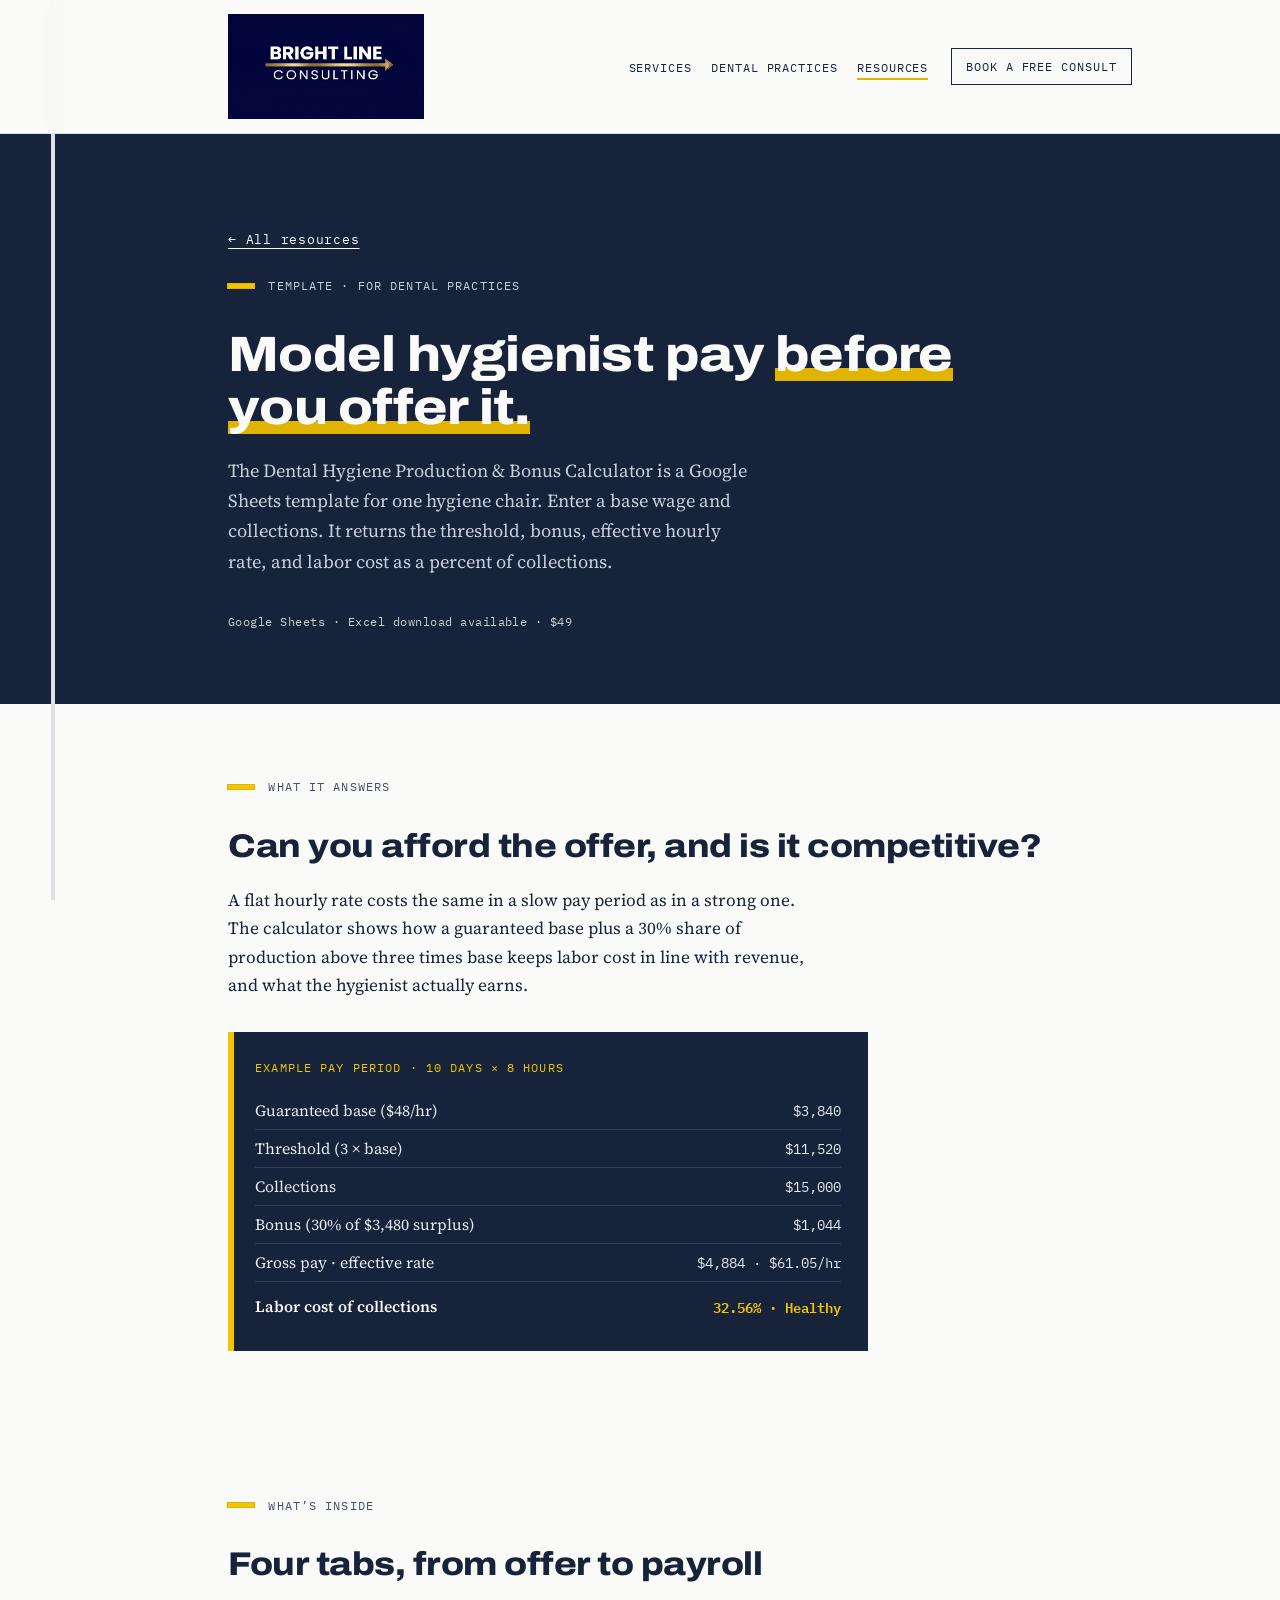
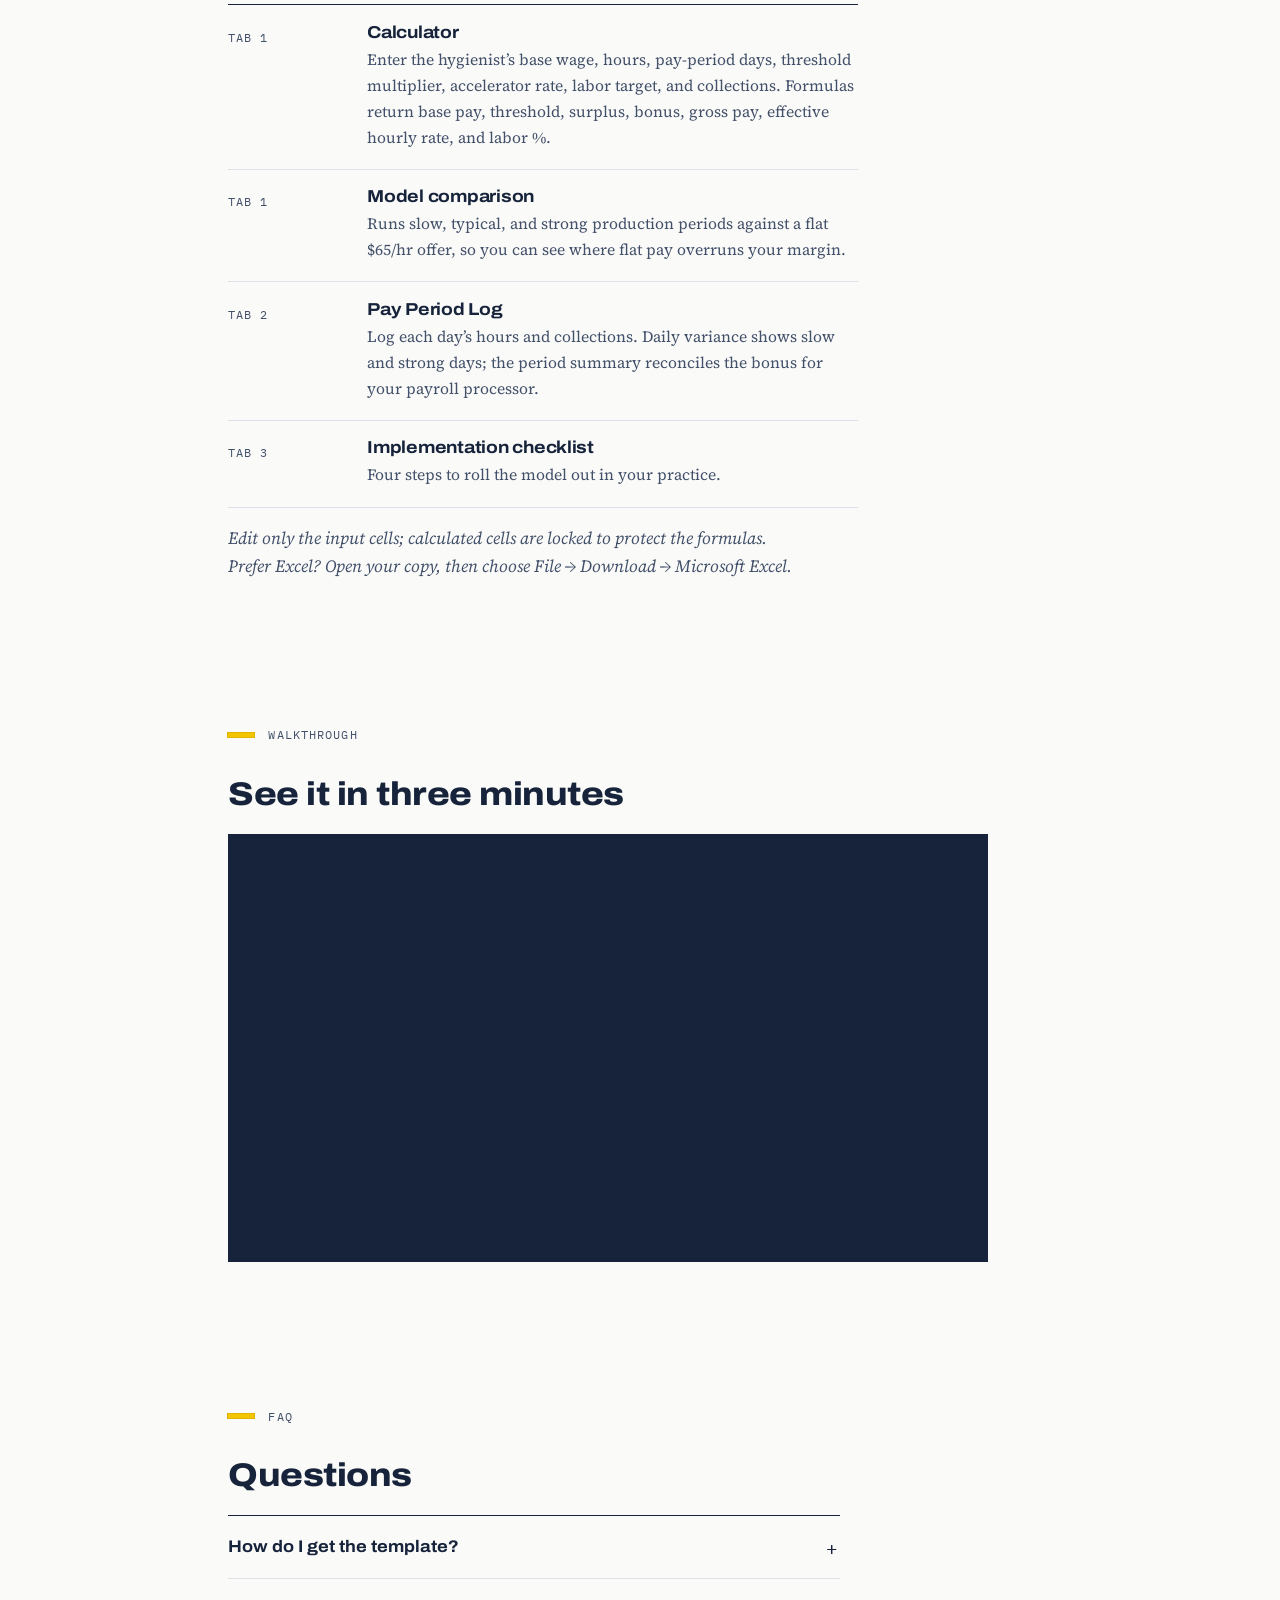
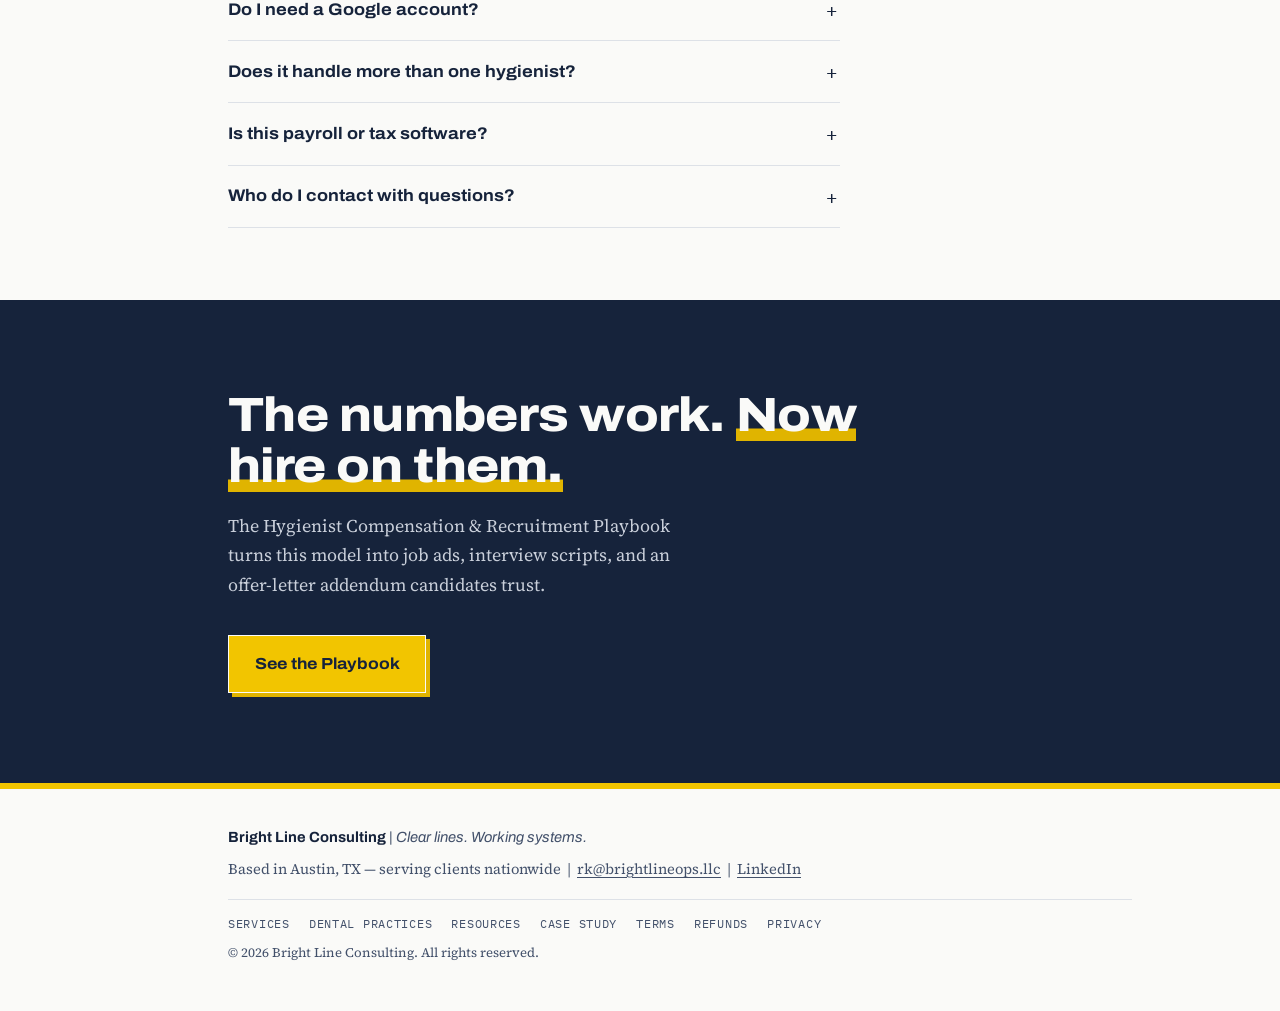
<file: hygiene-bonus-calculator.html>
<!DOCTYPE html>
<html lang="en">
<head>
<meta charset="UTF-8">
<meta name="viewport" content="width=device-width, initial-scale=1.0">
<title>Dental Hygiene Production & Bonus Calculator | Bright Line Consulting</title>
<meta name="description" content="A Google Sheets template that models hygienist pay on a guaranteed base plus production share: threshold, bonus, effective hourly rate, and labor cost as a percent of collections.">
<link rel="preconnect" href="https://fonts.googleapis.com">
<link rel="preconnect" href="https://fonts.gstatic.com" crossorigin>
<link href="https://fonts.googleapis.com/css2?family=Archivo:wdth,wght@62..125,400..800&family=Source+Serif+4:ital,opsz,wght@0,8..60,400..600;1,8..60,400&family=IBM+Plex+Mono:wght@400;500&display=swap" rel="stylesheet">
<link rel="stylesheet" href="assets/site.css">
</head>
<body>

<div class="track" aria-hidden="true"><div class="fill" id="lineFill"></div></div>

<header>
  <div class="nav">
    <a class="brand" href="index.html"><img src="logo.png" alt="Bright Line Consulting" class="brand-logo"></a>
    <span class="tagline">Clear lines. Working systems.</span>
    <div class="nav-right">
      <ul class="nav-links">
        <li><a href="index.html#services">Services</a></li>
        <li><a href="dental.html">Dental practices</a></li>
        <li><a href="resources.html" aria-current="page">Resources</a></li>
      </ul>
      <a class="nav-cta" href="index.html#book">Book a free consult</a>
    </div>
  </div>
</header>

<main id="top">
<!-- TITLE / HERO -->
  <section class="page-title on-ink">
    <div class="wrap">
      <a class="back-link reveal" href="resources.html">&larr; All resources</a>
      <div class="marker reveal"><span class="mono">Template &middot; For dental practices</span></div>
      <h1 class="reveal">Model hygienist pay <span class="hl">before you offer it.</span></h1>
      <p class="sub reveal">The Dental Hygiene Production &amp; Bonus Calculator is a Google Sheets template for one hygiene chair. Enter a base wage and collections. It returns the threshold, bonus, effective hourly rate, and labor cost as a percent of collections.</p>
      <div class="cta-row reveal">
        <a class="btn" data-buy="etsy" href="#">Buy on Etsy</a>
        <span class="fineprint">Google Sheets &middot; Excel download available<span data-price-wrap> &middot; <span data-price="calculator"></span></span></span>
      </div>
    </div>
  </section>

  <!-- WORKED EXAMPLE -->
  <section class="wrap prose">
    <div class="marker reveal"><span class="mono">What it answers</span></div>
    <h2 class="reveal">Can you afford the offer, and is it competitive?</h2>
    <p class="reveal">A flat hourly rate costs the same in a slow pay period as in a strong one. The calculator shows how a guaranteed base plus a 30% share of production above three times base keeps labor cost in line with revenue, and what the hygienist actually earns.</p>
    <div class="worked reveal">
      <span class="mono">Example pay period &middot; 10 days &times; 8 hours</span>
      <table>
        <tr><td>Guaranteed base ($48/hr)</td><td>$3,840</td></tr>
        <tr><td>Threshold (3 &times; base)</td><td>$11,520</td></tr>
        <tr><td>Collections</td><td>$15,000</td></tr>
        <tr><td>Bonus (30% of $3,480 surplus)</td><td>$1,044</td></tr>
        <tr><td>Gross pay &middot; effective rate</td><td>$4,884 &middot; $61.05/hr</td></tr>
        <tr class="total"><td>Labor cost of collections</td><td>32.56% &middot; Healthy</td></tr>
      </table>
    </div>
  </section>

  <!-- TABS -->
  <section class="wrap prose">
    <div class="marker reveal"><span class="mono">What&rsquo;s inside</span></div>
    <h2 class="reveal">Four tabs, from offer to payroll</h2>
    <ul class="contents reveal">
      <li><span class="part">Tab 1</span><div><h3>Calculator</h3><p>Enter the hygienist&rsquo;s base wage, hours, pay-period days, threshold multiplier, accelerator rate, labor target, and collections. Formulas return base pay, threshold, surplus, bonus, gross pay, effective hourly rate, and labor %.</p></div></li>
      <li><span class="part">Tab 1</span><div><h3>Model comparison</h3><p>Runs slow, typical, and strong production periods against a flat $65/hr offer, so you can see where flat pay overruns your margin.</p></div></li>
      <li><span class="part">Tab 2</span><div><h3>Pay Period Log</h3><p>Log each day&rsquo;s hours and collections. Daily variance shows slow and strong days; the period summary reconciles the bonus for your payroll processor.</p></div></li>
      <li><span class="part">Tab 3</span><div><h3>Implementation checklist</h3><p>Four steps to roll the model out in your practice.</p></div></li>
    </ul>
    <p class="note reveal">Edit only the input cells; calculated cells are locked to protect the formulas. Prefer Excel? Open your copy, then choose File &rarr; Download &rarr; Microsoft Excel.</p>
  </section>

  <!-- VIDEO -->
  <section class="wrap prose">
    <div class="marker reveal"><span class="mono">Walkthrough</span></div>
    <h2 class="reveal">See it in three minutes</h2>
    <div class="video reveal">
      <iframe src="https://www.youtube-nocookie.com/embed/OTMtFSJ6wuc" title="Dental Hygiene Production &amp; Bonus Calculator walkthrough" loading="lazy" allow="accelerometer; encrypted-media; gyroscope; picture-in-picture" allowfullscreen></iframe>
    </div>
  </section>

  <!-- FAQ -->
  <section class="wrap prose">
    <div class="marker reveal"><span class="mono">FAQ</span></div>
    <h2 class="reveal">Questions</h2>
    <div class="faq reveal">
      <details><summary>How do I get the template?</summary><p>Buy it on Etsy. Your download includes a one-page guide with a link that copies the calculator into your own Google Drive.</p></details>
      <details><summary>Do I need a Google account?</summary><p>Yes, to make your copy. A free account works. You can then download it as an Excel file.</p></details>
      <details><summary>Does it handle more than one hygienist?</summary><p>Each copy models one hygiene chair. Make another copy for each additional hygienist.</p></details>
      <details><summary>Is this payroll or tax software?</summary><p>No. It models compensation and reconciles the bonus for each pay period. Your payroll processor still runs payroll and withholding.</p></details>
      <details><summary>Who do I contact with questions?</summary><p><a href="mailto:rk@brightlineops.llc">rk@brightlineops.llc</a>. I reply within two business days.</p></details>
    </div>
  </section>

  <!-- NEXT -->
  <section class="final on-ink">
    <div class="wrap">
      <h2 class="reveal">The numbers work. <span class="hl">Now hire on them.</span></h2>
      <p class="reveal">The Hygienist Compensation &amp; Recruitment Playbook turns this model into job ads, interview scripts, and an offer-letter addendum candidates trust.</p>
      <div class="cta-row reveal" style="margin-top:2.2rem">
        <a class="btn" href="hygienist-compensation-recruitment-playbook.html">See the Playbook</a>
      </div>
    </div>
  </section>
</main>

<footer>
  <div class="wrap">
    <div class="fbrand">Bright Line Consulting <i>| Clear lines. Working systems.</i></div>
    <div>Based in Austin, TX &mdash; serving clients nationwide &nbsp;|&nbsp; <a href="mailto:rk@brightlineops.llc">rk@brightlineops.llc</a> &nbsp;|&nbsp; <a href="https://www.linkedin.com/company/consult-bright-line" target="_blank" rel="noopener">LinkedIn</a></div>
    <ul class="flinks">
      <li><a href="index.html#services">Services</a></li>
      <li><a href="dental.html">Dental practices</a></li>
      <li><a href="resources.html">Resources</a></li>
      <li><a href="case-study-dental.html">Case study</a></li>
      <li><a href="terms.html">Terms</a></li>
      <li><a href="refunds.html">Refunds</a></li>
      <li><a href="privacy.html">Privacy</a></li>
    </ul>
    <div class="fcopy">&copy; <span data-year>2026</span> Bright Line Consulting. All rights reserved.</div>
  </div>
</footer>

<script src="assets/site.js"></script>
</body>
</html>
</file>
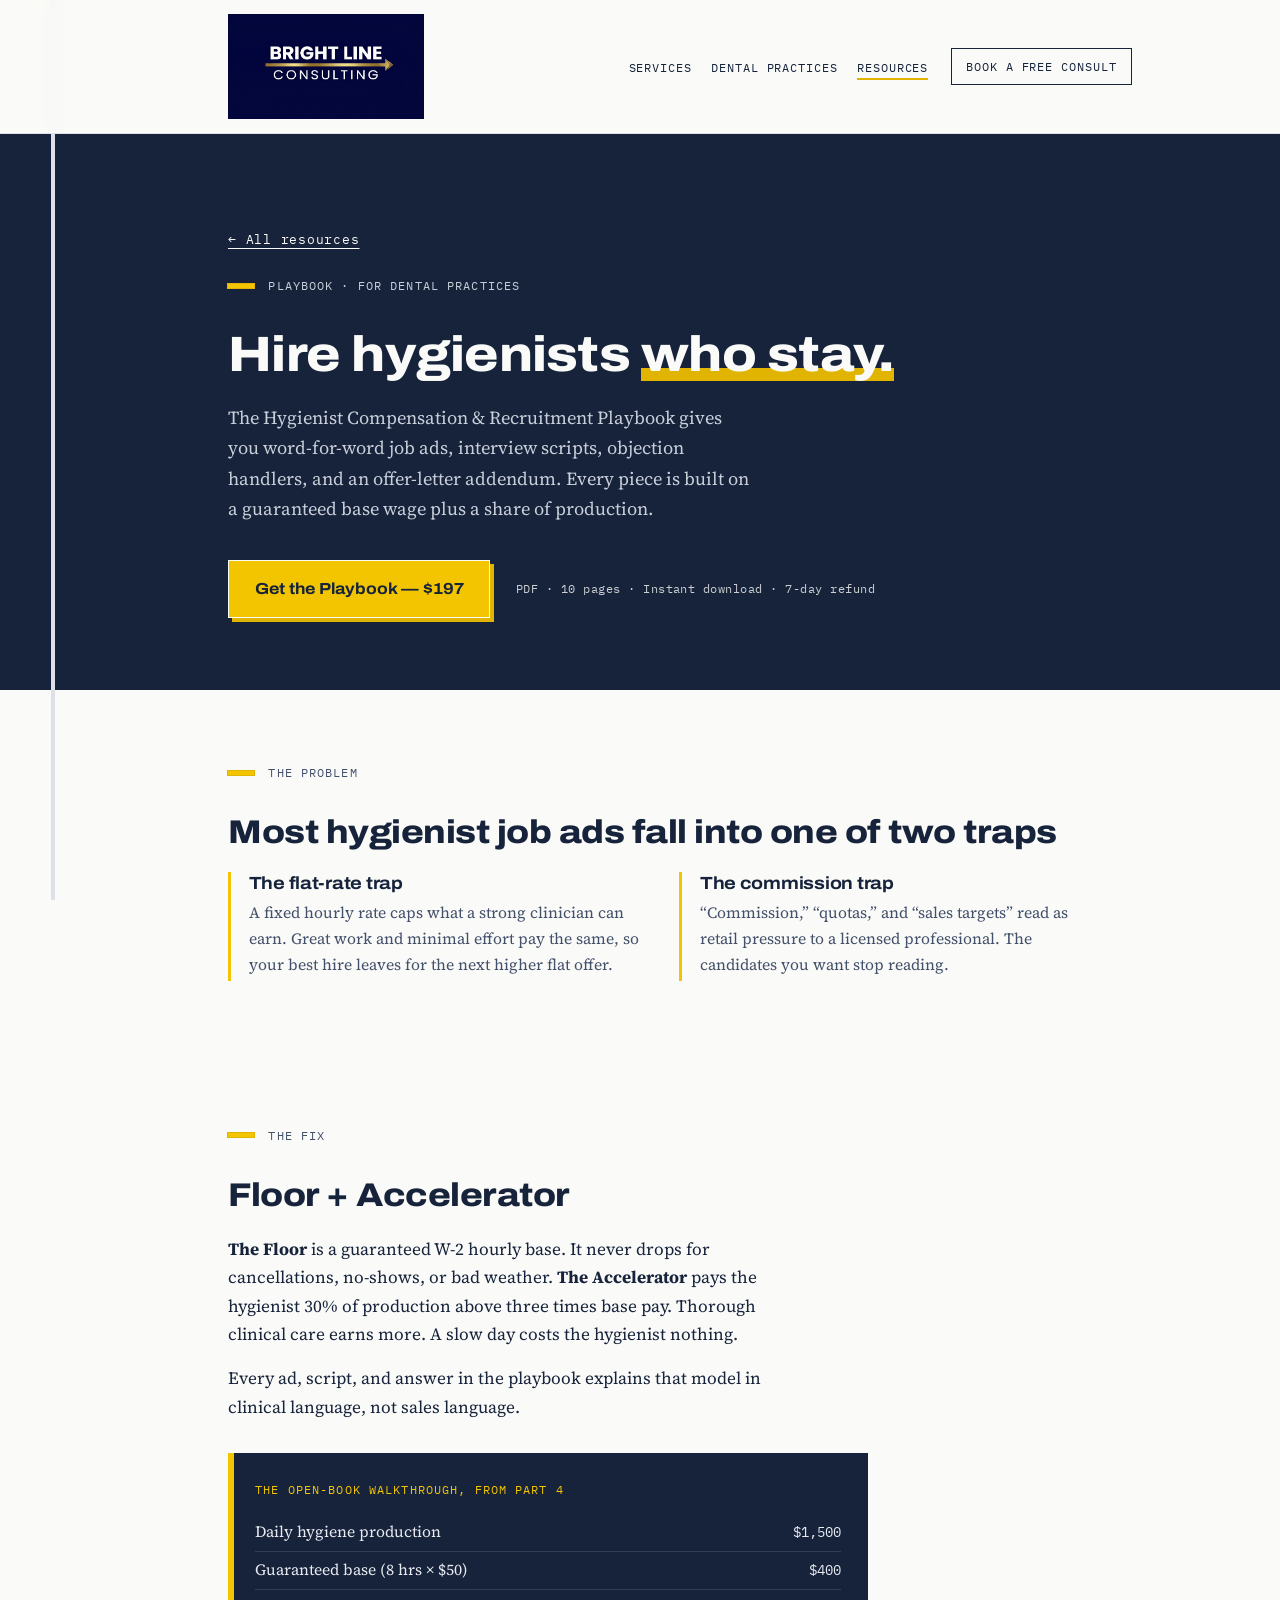
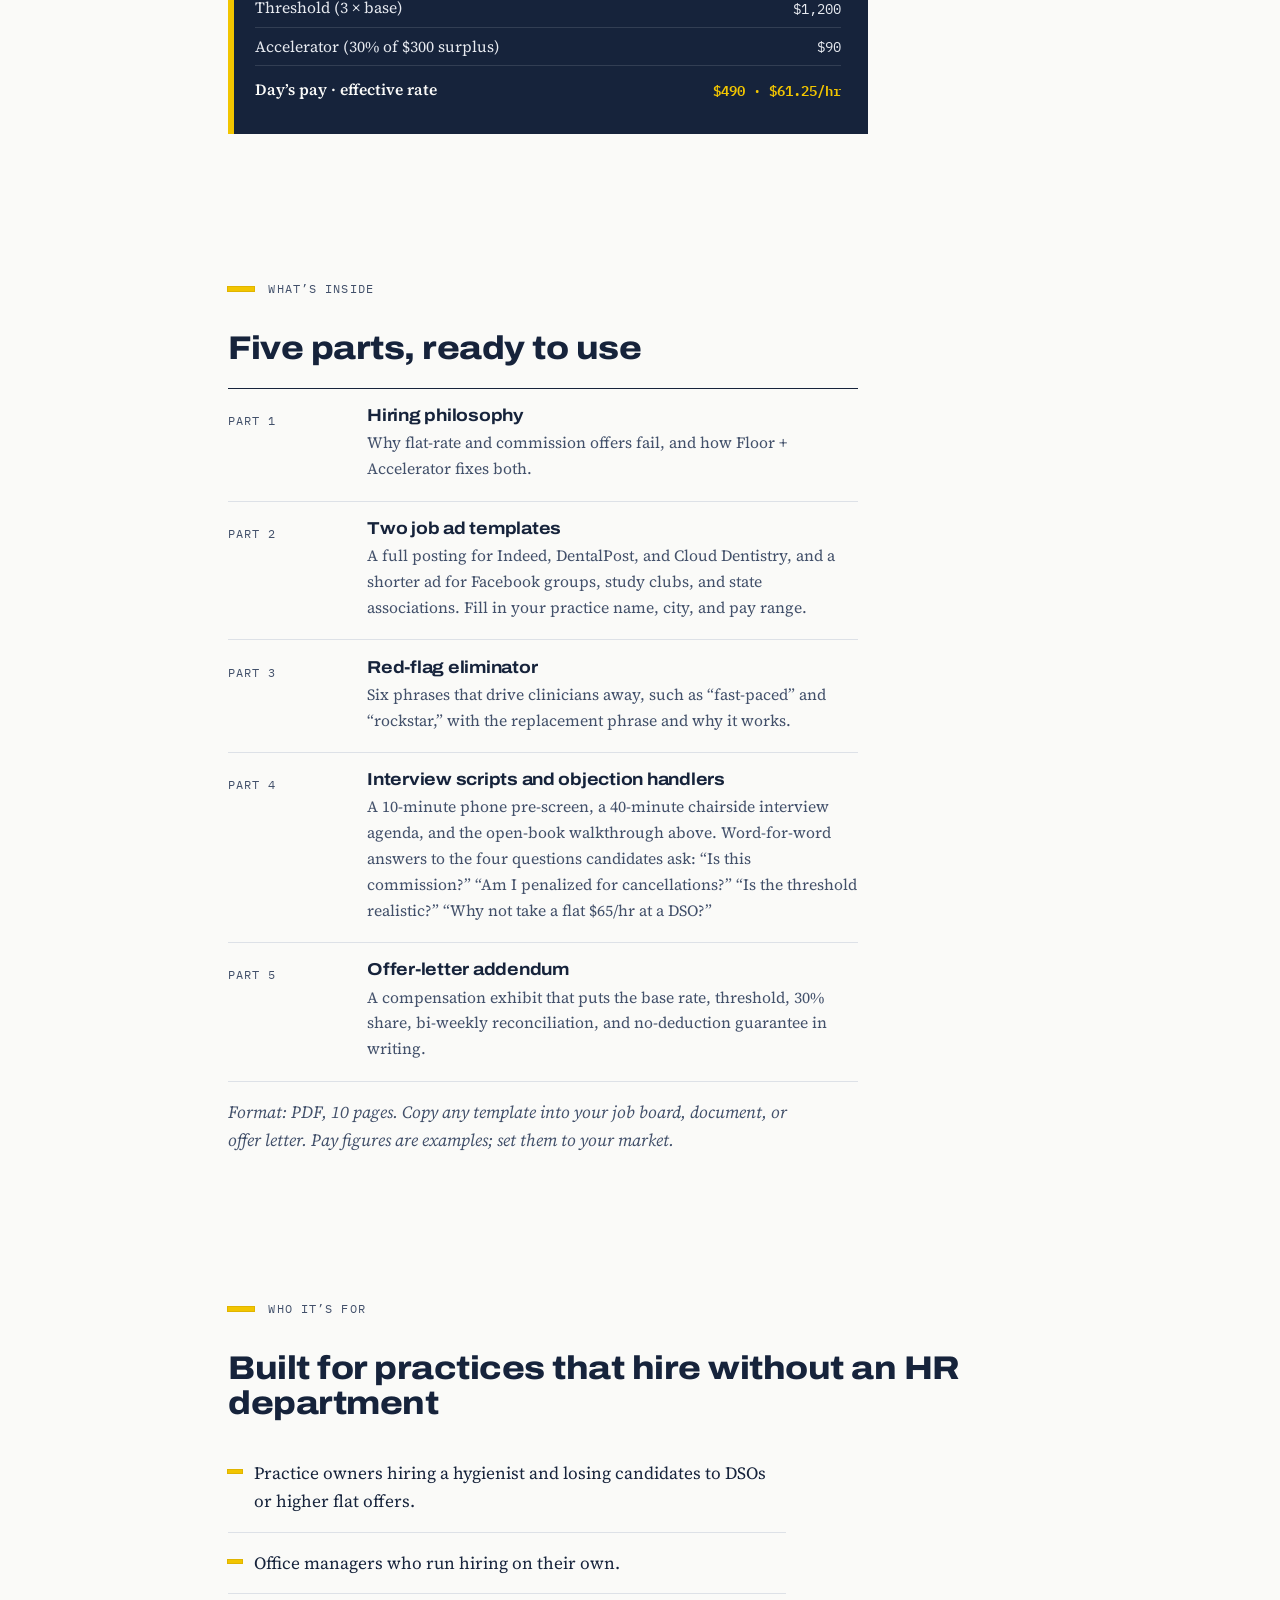
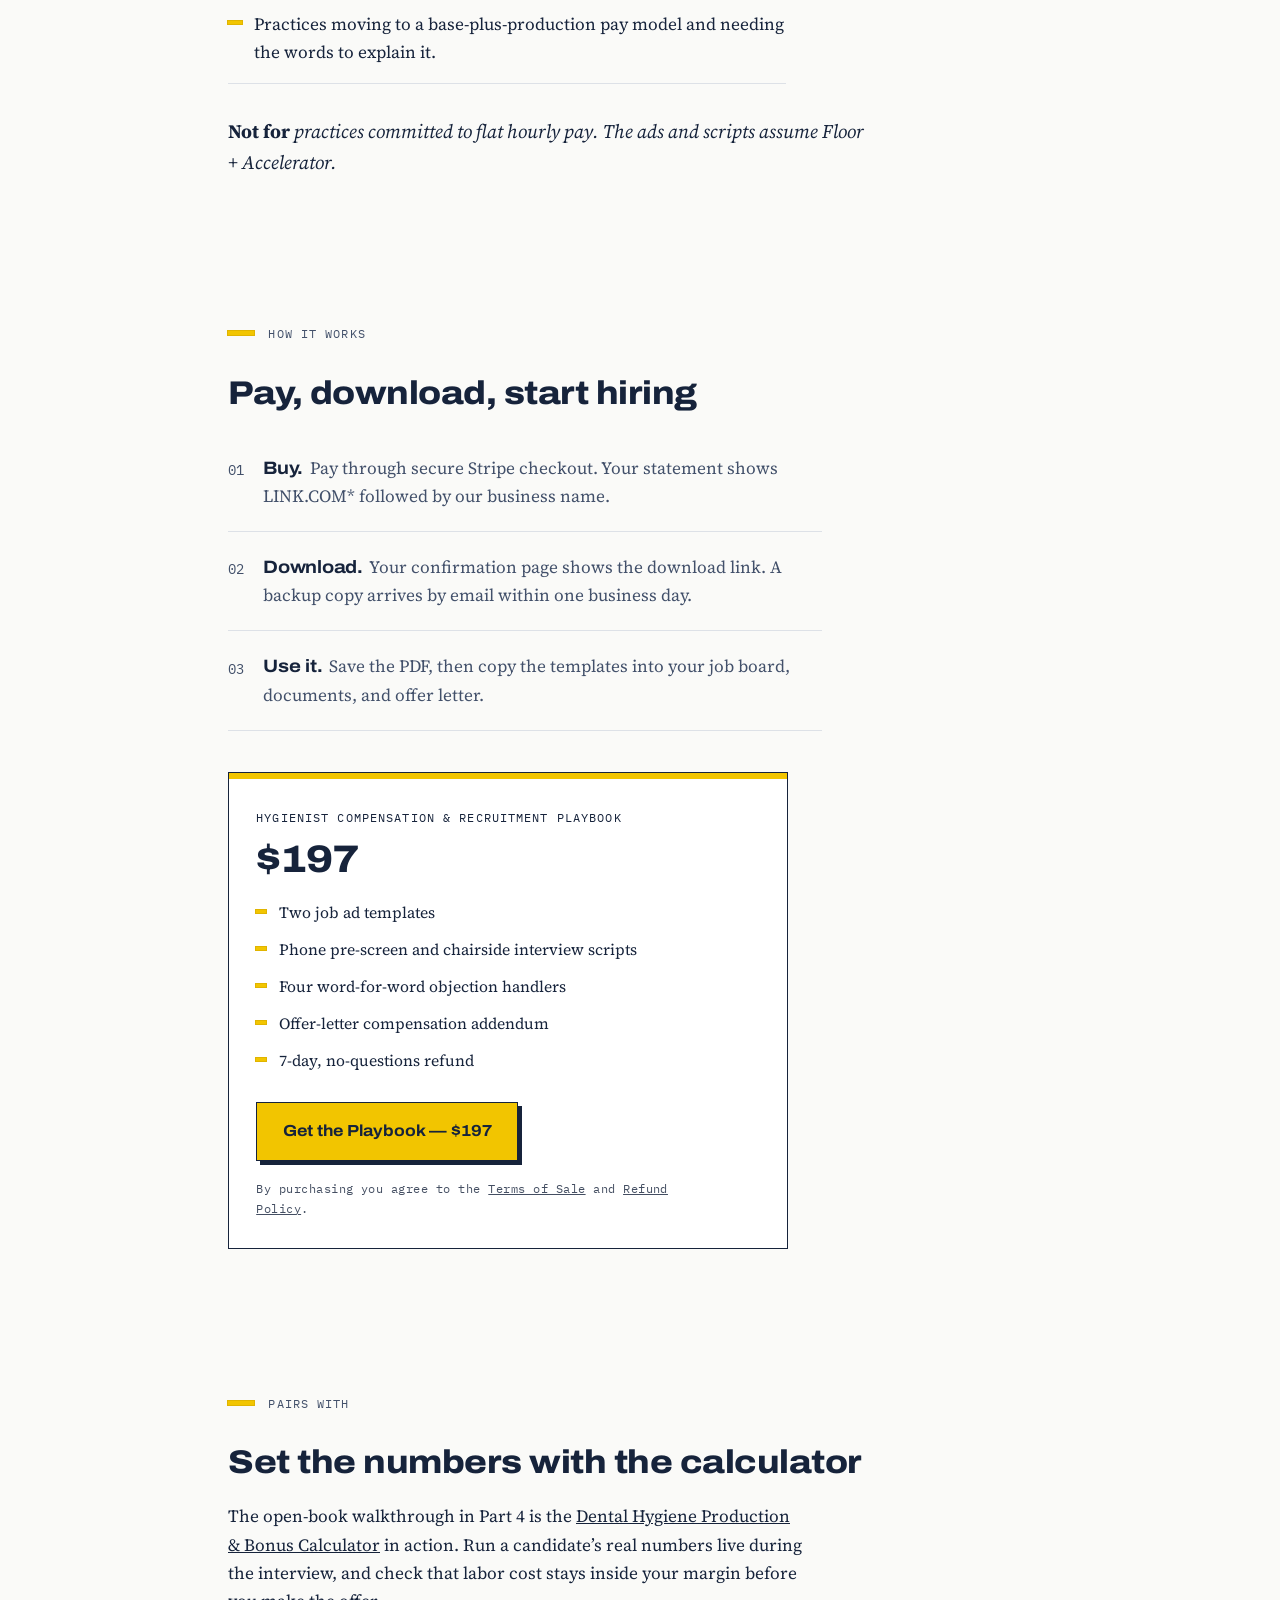
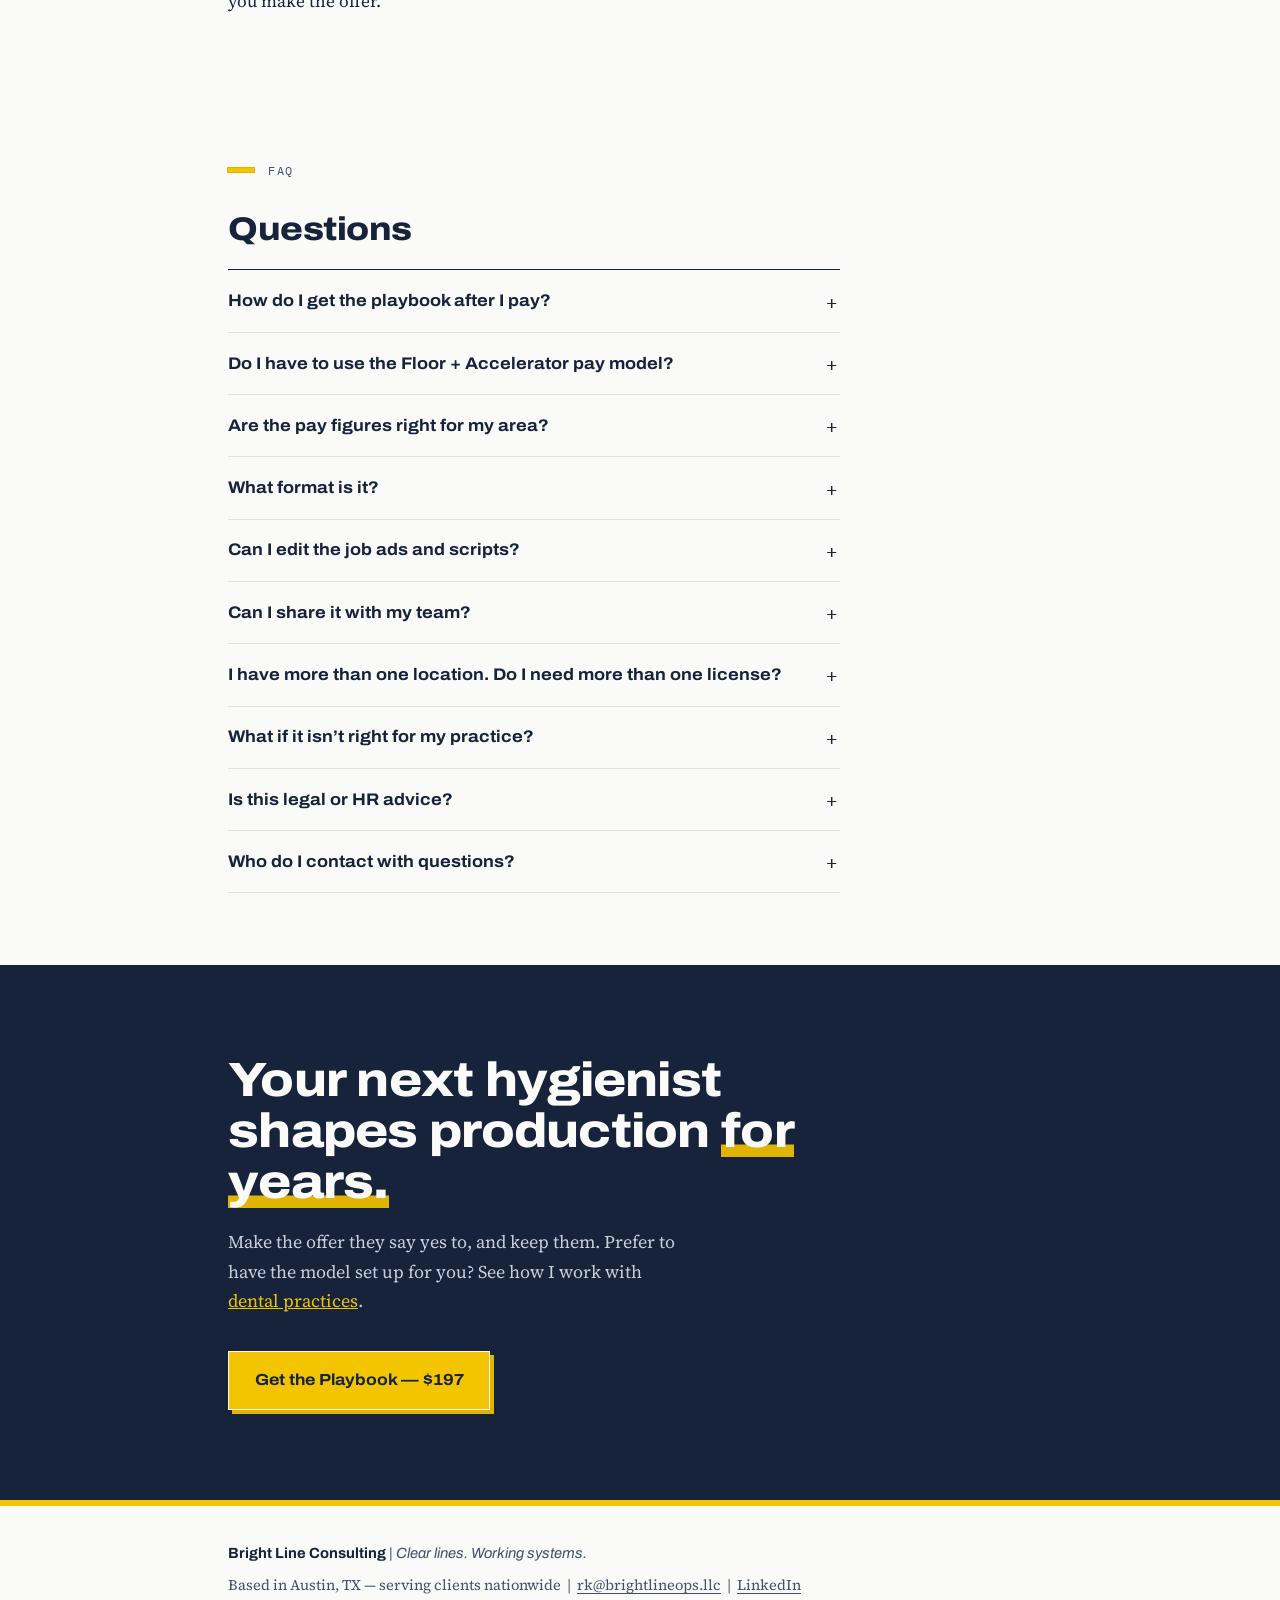
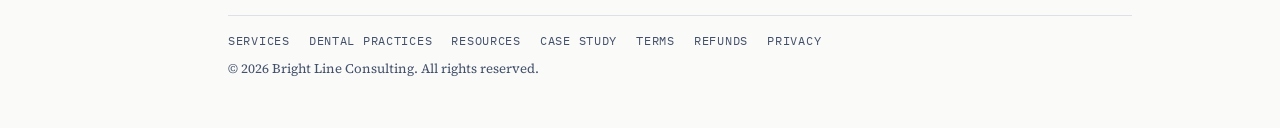
<file: hygienist-compensation-recruitment-playbook.html>
<!DOCTYPE html>
<html lang="en">
<head>
<meta charset="UTF-8">
<meta name="viewport" content="width=device-width, initial-scale=1.0">
<title>Hygienist Compensation & Recruitment Playbook | Bright Line Consulting</title>
<meta name="description" content="Word-for-word job ads, interview scripts, objection handlers, and an offer-letter addendum for hiring dental hygienists on a guaranteed base plus production share. 10-page PDF.">
<link rel="preconnect" href="https://fonts.googleapis.com">
<link rel="preconnect" href="https://fonts.gstatic.com" crossorigin>
<link href="https://fonts.googleapis.com/css2?family=Archivo:wdth,wght@62..125,400..800&family=Source+Serif+4:ital,opsz,wght@0,8..60,400..600;1,8..60,400&family=IBM+Plex+Mono:wght@400;500&display=swap" rel="stylesheet">
<link rel="stylesheet" href="assets/site.css">
</head>
<body>

<div class="track" aria-hidden="true"><div class="fill" id="lineFill"></div></div>

<header>
  <div class="nav">
    <a class="brand" href="index.html"><img src="logo.png" alt="Bright Line Consulting" class="brand-logo"></a>
    <span class="tagline">Clear lines. Working systems.</span>
    <div class="nav-right">
      <ul class="nav-links">
        <li><a href="index.html#services">Services</a></li>
        <li><a href="dental.html">Dental practices</a></li>
        <li><a href="resources.html" aria-current="page">Resources</a></li>
      </ul>
      <a class="nav-cta" href="index.html#book">Book a free consult</a>
    </div>
  </div>
</header>

<main id="top">
<!-- TITLE / HERO -->
  <section class="page-title on-ink">
    <div class="wrap">
      <a class="back-link reveal" href="resources.html">&larr; All resources</a>
      <div class="marker reveal"><span class="mono">Playbook &middot; For dental practices</span></div>
      <h1 class="reveal">Hire hygienists <span class="hl">who stay.</span></h1>
      <p class="sub reveal">The Hygienist Compensation &amp; Recruitment Playbook gives you word-for-word job ads, interview scripts, objection handlers, and an offer-letter addendum. Every piece is built on a guaranteed base wage plus a share of production.</p>
      <div class="cta-row reveal">
        <a class="btn" data-buy="playbook" href="#">Get the Playbook<span data-price-wrap> &mdash; <span data-price="playbook"></span></span></a>
        <span class="fineprint">PDF &middot; 10 pages &middot; Instant download &middot; 7-day refund</span>
      </div>
    </div>
  </section>

  <!-- PROBLEM -->
  <section class="wrap prose">
    <div class="marker reveal"><span class="mono">The problem</span></div>
    <h2 class="reveal">Most hygienist job ads fall into one of two traps</h2>
    <div class="split reveal">
      <div>
        <h3>The flat-rate trap</h3>
        <p>A fixed hourly rate caps what a strong clinician can earn. Great work and minimal effort pay the same, so your best hire leaves for the next higher flat offer.</p>
      </div>
      <div>
        <h3>The commission trap</h3>
        <p>&ldquo;Commission,&rdquo; &ldquo;quotas,&rdquo; and &ldquo;sales targets&rdquo; read as retail pressure to a licensed professional. The candidates you want stop reading.</p>
      </div>
    </div>
  </section>

  <!-- FIX -->
  <section class="wrap prose">
    <div class="marker reveal"><span class="mono">The fix</span></div>
    <h2 class="reveal">Floor + Accelerator</h2>
    <p class="reveal"><strong>The Floor</strong> is a guaranteed W-2 hourly base. It never drops for cancellations, no-shows, or bad weather. <strong>The Accelerator</strong> pays the hygienist 30% of production above three times base pay. Thorough clinical care earns more. A slow day costs the hygienist nothing.</p>
    <p class="reveal">Every ad, script, and answer in the playbook explains that model in clinical language, not sales language.</p>
    <div class="worked reveal">
      <span class="mono">The open-book walkthrough, from Part 4</span>
      <table>
        <tr><td>Daily hygiene production</td><td>$1,500</td></tr>
        <tr><td>Guaranteed base (8 hrs &times; $50)</td><td>$400</td></tr>
        <tr><td>Threshold (3 &times; base)</td><td>$1,200</td></tr>
        <tr><td>Accelerator (30% of $300 surplus)</td><td>$90</td></tr>
        <tr class="total"><td>Day&rsquo;s pay &middot; effective rate</td><td>$490 &middot; $61.25/hr</td></tr>
      </table>
    </div>
  </section>

  <!-- WHAT'S INSIDE -->
  <section class="wrap prose" id="inside">
    <div class="marker reveal"><span class="mono">What&rsquo;s inside</span></div>
    <h2 class="reveal">Five parts, ready to use</h2>
    <ul class="contents reveal">
      <li><span class="part">Part 1</span><div><h3>Hiring philosophy</h3><p>Why flat-rate and commission offers fail, and how Floor + Accelerator fixes both.</p></div></li>
      <li><span class="part">Part 2</span><div><h3>Two job ad templates</h3><p>A full posting for Indeed, DentalPost, and Cloud Dentistry, and a shorter ad for Facebook groups, study clubs, and state associations. Fill in your practice name, city, and pay range.</p></div></li>
      <li><span class="part">Part 3</span><div><h3>Red-flag eliminator</h3><p>Six phrases that drive clinicians away, such as &ldquo;fast-paced&rdquo; and &ldquo;rockstar,&rdquo; with the replacement phrase and why it works.</p></div></li>
      <li><span class="part">Part 4</span><div><h3>Interview scripts and objection handlers</h3><p>A 10-minute phone pre-screen, a 40-minute chairside interview agenda, and the open-book walkthrough above. Word-for-word answers to the four questions candidates ask: &ldquo;Is this commission?&rdquo; &ldquo;Am I penalized for cancellations?&rdquo; &ldquo;Is the threshold realistic?&rdquo; &ldquo;Why not take a flat $65/hr at a DSO?&rdquo;</p></div></li>
      <li><span class="part">Part 5</span><div><h3>Offer-letter addendum</h3><p>A compensation exhibit that puts the base rate, threshold, 30% share, bi-weekly reconciliation, and no-deduction guarantee in writing.</p></div></li>
    </ul>
    <p class="note reveal">Format: PDF, 10 pages. Copy any template into your job board, document, or offer letter. Pay figures are examples; set them to your market.</p>
  </section>

  <!-- WHO -->
  <section class="wrap prose">
    <div class="marker reveal"><span class="mono">Who it&rsquo;s for</span></div>
    <h2 class="reveal">Built for practices that hire without an HR department</h2>
    <ul class="pain reveal">
      <li>Practice owners hiring a hygienist and losing candidates to DSOs or higher flat offers.</li>
      <li>Office managers who run hiring on their own.</li>
      <li>Practices moving to a base-plus-production pay model and needing the words to explain it.</li>
    </ul>
    <p class="closer reveal"><strong>Not for</strong> practices committed to flat hourly pay. The ads and scripts assume Floor + Accelerator.</p>
  </section>

  <!-- HOW DELIVERY WORKS + BUY -->
  <section class="wrap prose" id="buy">
    <div class="marker reveal"><span class="mono">How it works</span></div>
    <h2 class="reveal">Pay, download, start hiring</h2>
    <ol class="steps reveal" style="margin-bottom:2.6rem">
      <li><div><h3>Buy.</h3><p>Pay through secure Stripe checkout. Your statement shows LINK.COM* followed by our business name.</p></div></li>
      <li><div><h3>Download.</h3><p>Your confirmation page shows the download link. A backup copy arrives by email within one business day.</p></div></li>
      <li><div><h3>Use it.</h3><p>Save the PDF, then copy the templates into your job board, documents, and offer letter.</p></div></li>
    </ol>
    <div class="buy reveal">
      <span class="mono">Hygienist Compensation &amp; Recruitment Playbook</span>
      <div class="price" data-price-wrap><span data-price="playbook"></span></div>
      <ul>
        <li>Two job ad templates</li>
        <li>Phone pre-screen and chairside interview scripts</li>
        <li>Four word-for-word objection handlers</li>
        <li>Offer-letter compensation addendum</li>
        <li>7-day, no-questions refund</li>
      </ul>
      <a class="btn" data-buy="playbook" href="#">Get the Playbook<span data-price-wrap> &mdash; <span data-price="playbook"></span></span></a>
      <p class="fineprint" style="margin-top:1.1rem">By purchasing you agree to the <a href="terms.html">Terms of Sale</a> and <a href="refunds.html">Refund Policy</a>.</p>
    </div>
  </section>

  <!-- PAIRS WITH -->
  <section class="wrap prose">
    <div class="marker reveal"><span class="mono">Pairs with</span></div>
    <h2 class="reveal">Set the numbers with the calculator</h2>
    <p class="reveal">The open-book walkthrough in Part 4 is the <a href="hygiene-bonus-calculator.html">Dental Hygiene Production &amp; Bonus Calculator</a> in action. Run a candidate&rsquo;s real numbers live during the interview, and check that labor cost stays inside your margin before you make the offer.</p>
  </section>

  <!-- FAQ -->
  <section class="wrap prose" id="faq">
    <div class="marker reveal"><span class="mono">FAQ</span></div>
    <h2 class="reveal">Questions</h2>
    <div class="faq reveal">
      <details><summary>How do I get the playbook after I pay?</summary><p>Your confirmation page shows a download link right after payment. I also email the link to you within one business day as a backup.</p></details>
      <details><summary>Do I have to use the Floor + Accelerator pay model?</summary><p>The ads, scripts, and offer addendum are written for it. If you plan to keep flat hourly pay, Part 3&rsquo;s language guide still applies, but most of the playbook will not fit.</p></details>
      <details><summary>Are the pay figures right for my area?</summary><p>They are examples. The $48&ndash;$52 base and 30% share illustrate the model. Set your own base rate from local market pay; the threshold and scripts adjust with it.</p></details>
      <details><summary>What format is it?</summary><p>A 10-page PDF. It opens on any computer, tablet, or phone, in any PDF reader, including the one built into your web browser.</p></details>
      <details><summary>Can I edit the job ads and scripts?</summary><p>Yes. Copy the text from the PDF into your job board, word processor, or offer letter. Then add your practice name, pay range, and details.</p></details>
      <details><summary>Can I share it with my team?</summary><p>Yes, within your practice. Share the PDF with anyone involved in hiring. Do not resell or redistribute it outside your practice.</p></details>
      <details><summary>I have more than one location. Do I need more than one license?</summary><p>No. One purchase covers every location under common ownership.</p></details>
      <details><summary>What if it isn&rsquo;t right for my practice?</summary><p>Email <a href="mailto:rk@brightlineops.llc">rk@brightlineops.llc</a> within 7 days of purchase for a full refund. No reason needed. See the <a href="refunds.html">Refund Policy</a>.</p></details>
      <details><summary>Is this legal or HR advice?</summary><p>No. The playbook is a hiring process template. Have employment questions specific to your state reviewed by an HR professional or attorney.</p></details>
      <details><summary>Who do I contact with questions?</summary><p><a href="mailto:rk@brightlineops.llc">rk@brightlineops.llc</a>. I reply within two business days.</p></details>
    </div>
  </section>

  <!-- FINAL -->
  <section class="final on-ink">
    <div class="wrap">
      <h2 class="reveal">Your next hygienist shapes production <span class="hl">for years.</span></h2>
      <p class="reveal">Make the offer they say yes to, and keep them. Prefer to have the model set up for you? See how I work with <a href="dental.html" style="color:var(--line)">dental practices</a>.</p>
      <div class="cta-row reveal" style="margin-top:2.2rem">
        <a class="btn" data-buy="playbook" href="#">Get the Playbook<span data-price-wrap> &mdash; <span data-price="playbook"></span></span></a>
      </div>
    </div>
  </section>
</main>

<footer>
  <div class="wrap">
    <div class="fbrand">Bright Line Consulting <i>| Clear lines. Working systems.</i></div>
    <div>Based in Austin, TX &mdash; serving clients nationwide &nbsp;|&nbsp; <a href="mailto:rk@brightlineops.llc">rk@brightlineops.llc</a> &nbsp;|&nbsp; <a href="https://www.linkedin.com/company/consult-bright-line" target="_blank" rel="noopener">LinkedIn</a></div>
    <ul class="flinks">
      <li><a href="index.html#services">Services</a></li>
      <li><a href="dental.html">Dental practices</a></li>
      <li><a href="resources.html">Resources</a></li>
      <li><a href="case-study-dental.html">Case study</a></li>
      <li><a href="terms.html">Terms</a></li>
      <li><a href="refunds.html">Refunds</a></li>
      <li><a href="privacy.html">Privacy</a></li>
    </ul>
    <div class="fcopy">&copy; <span data-year>2026</span> Bright Line Consulting. All rights reserved.</div>
  </div>
</footer>

<script src="assets/site.js"></script>
</body>
</html>
</file>
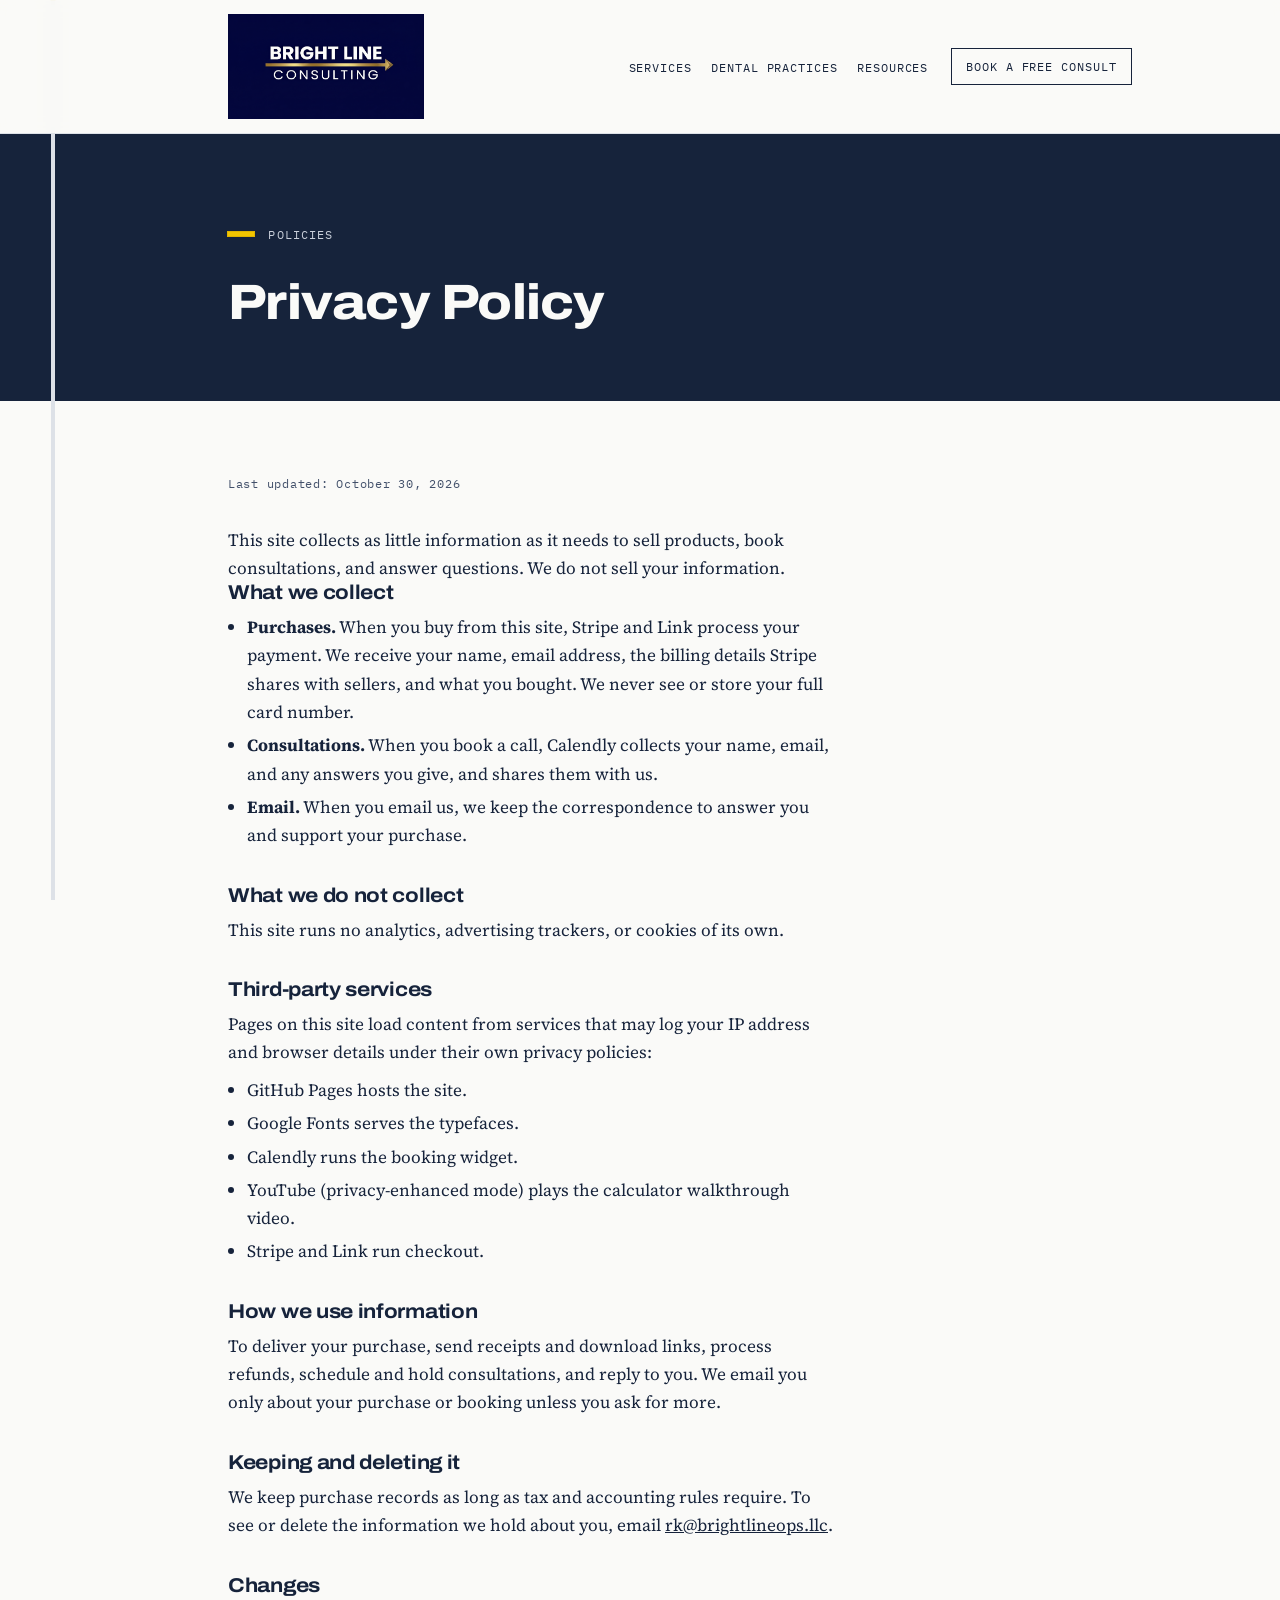
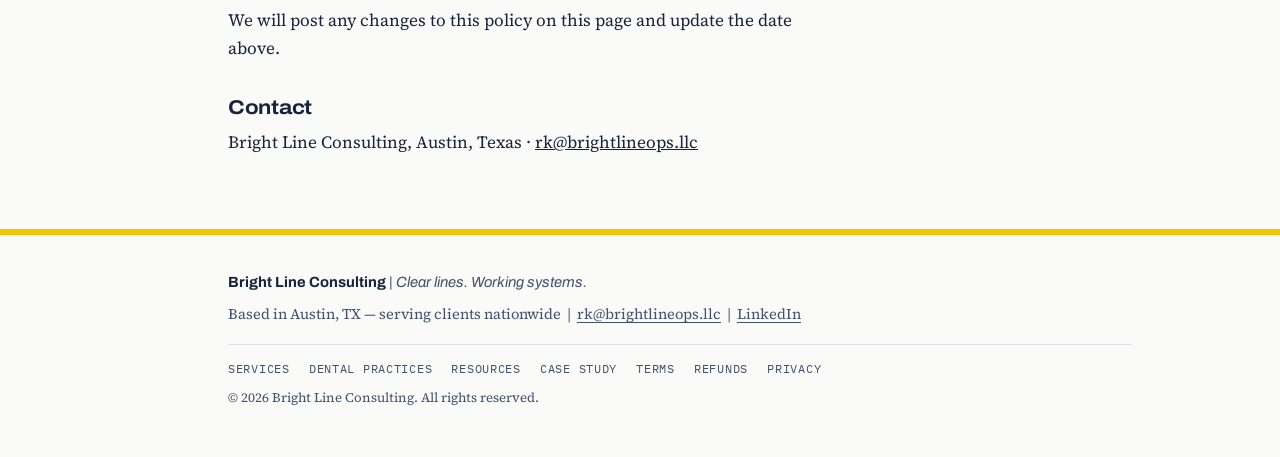
<file: privacy.html>
<!DOCTYPE html>
<html lang="en">
<head>
<meta charset="UTF-8">
<meta name="viewport" content="width=device-width, initial-scale=1.0">
<title>Privacy Policy | Bright Line Consulting</title>
<meta name="description" content="How Bright Line Consulting collects and uses information on this site.">
<link rel="preconnect" href="https://fonts.googleapis.com">
<link rel="preconnect" href="https://fonts.gstatic.com" crossorigin>
<link href="https://fonts.googleapis.com/css2?family=Archivo:wdth,wght@62..125,400..800&family=Source+Serif+4:ital,opsz,wght@0,8..60,400..600;1,8..60,400&family=IBM+Plex+Mono:wght@400;500&display=swap" rel="stylesheet">
<link rel="stylesheet" href="assets/site.css">
</head>
<body>

<div class="track" aria-hidden="true"><div class="fill" id="lineFill"></div></div>

<header>
  <div class="nav">
    <a class="brand" href="index.html"><img src="logo.png" alt="Bright Line Consulting" class="brand-logo"></a>
    <span class="tagline">Clear lines. Working systems.</span>
    <div class="nav-right">
      <ul class="nav-links">
        <li><a href="index.html#services">Services</a></li>
        <li><a href="dental.html">Dental practices</a></li>
        <li><a href="resources.html">Resources</a></li>
      </ul>
      <a class="nav-cta" href="index.html#book">Book a free consult</a>
    </div>
  </div>
</header>

<main id="top">
<section class="page-title on-ink">
    <div class="wrap">
      <div class="marker reveal"><span class="mono">Policies</span></div>
      <h1 class="reveal">Privacy Policy</h1>
    </div>
  </section>

  <section class="wrap">
    <div class="legal">
      <p class="updated">Last updated: October 30, 2026</p>

      <p>This site collects as little information as it needs to sell products, book consultations, and answer questions. We do not sell your information.</p>

      <h2>What we collect</h2>
      <ul>
        <li><strong>Purchases.</strong> When you buy from this site, Stripe and Link process your payment. We receive your name, email address, the billing details Stripe shares with sellers, and what you bought. We never see or store your full card number.</li>
        <li><strong>Consultations.</strong> When you book a call, Calendly collects your name, email, and any answers you give, and shares them with us.</li>
        <li><strong>Email.</strong> When you email us, we keep the correspondence to answer you and support your purchase.</li>
      </ul>

      <h2>What we do not collect</h2>
      <p>This site runs no analytics, advertising trackers, or cookies of its own.</p>

      <h2>Third-party services</h2>
      <p>Pages on this site load content from services that may log your IP address and browser details under their own privacy policies:</p>
      <ul>
        <li>GitHub Pages hosts the site.</li>
        <li>Google Fonts serves the typefaces.</li>
        <li>Calendly runs the booking widget.</li>
        <li>YouTube (privacy-enhanced mode) plays the calculator walkthrough video.</li>
        <li>Stripe and Link run checkout.</li>
      </ul>

      <h2>How we use information</h2>
      <p>To deliver your purchase, send receipts and download links, process refunds, schedule and hold consultations, and reply to you. We email you only about your purchase or booking unless you ask for more.</p>

      <h2>Keeping and deleting it</h2>
      <p>We keep purchase records as long as tax and accounting rules require. To see or delete the information we hold about you, email <a href="mailto:rk@brightlineops.llc">rk@brightlineops.llc</a>.</p>

      <h2>Changes</h2>
      <p>We will post any changes to this policy on this page and update the date above.</p>

      <h2>Contact</h2>
      <p>Bright Line Consulting, Austin, Texas &middot; <a href="mailto:rk@brightlineops.llc">rk@brightlineops.llc</a></p>

    </div>
  </section>
</main>

<footer>
  <div class="wrap">
    <div class="fbrand">Bright Line Consulting <i>| Clear lines. Working systems.</i></div>
    <div>Based in Austin, TX &mdash; serving clients nationwide &nbsp;|&nbsp; <a href="mailto:rk@brightlineops.llc">rk@brightlineops.llc</a> &nbsp;|&nbsp; <a href="https://www.linkedin.com/company/consult-bright-line" target="_blank" rel="noopener">LinkedIn</a></div>
    <ul class="flinks">
      <li><a href="index.html#services">Services</a></li>
      <li><a href="dental.html">Dental practices</a></li>
      <li><a href="resources.html">Resources</a></li>
      <li><a href="case-study-dental.html">Case study</a></li>
      <li><a href="terms.html">Terms</a></li>
      <li><a href="refunds.html">Refunds</a></li>
      <li><a href="privacy.html">Privacy</a></li>
    </ul>
    <div class="fcopy">&copy; <span data-year>2026</span> Bright Line Consulting. All rights reserved.</div>
  </div>
</footer>

<script src="assets/site.js"></script>
</body>
</html>
</file>
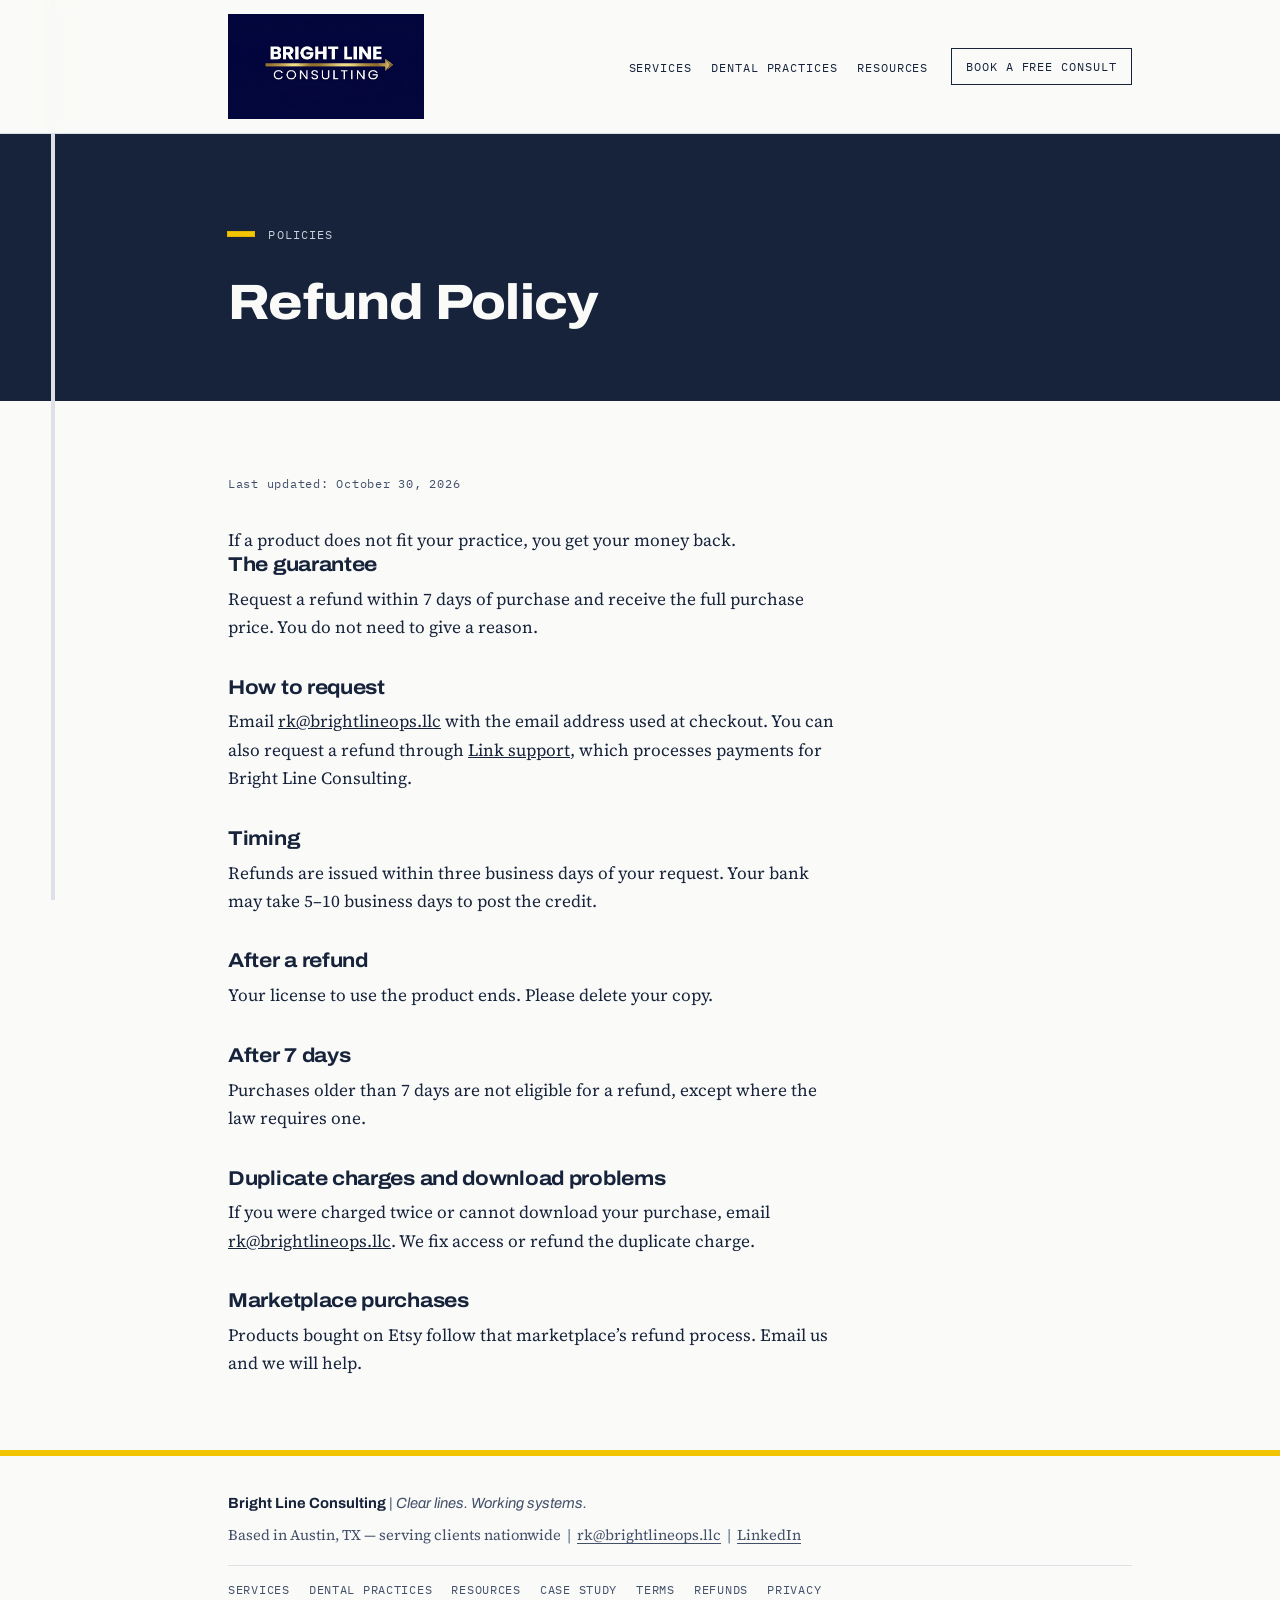
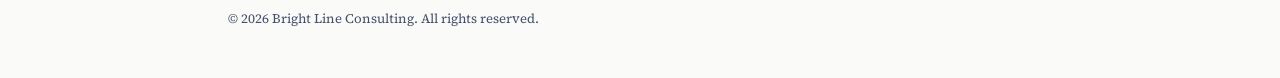
<file: refunds.html>
<!DOCTYPE html>
<html lang="en">
<head>
<meta charset="UTF-8">
<meta name="viewport" content="width=device-width, initial-scale=1.0">
<title>Refund Policy | Bright Line Consulting</title>
<meta name="description" content="Bright Line Consulting refund policy: 7-day, no-questions refunds on digital products purchased from this site.">
<link rel="preconnect" href="https://fonts.googleapis.com">
<link rel="preconnect" href="https://fonts.gstatic.com" crossorigin>
<link href="https://fonts.googleapis.com/css2?family=Archivo:wdth,wght@62..125,400..800&family=Source+Serif+4:ital,opsz,wght@0,8..60,400..600;1,8..60,400&family=IBM+Plex+Mono:wght@400;500&display=swap" rel="stylesheet">
<link rel="stylesheet" href="assets/site.css">
</head>
<body>

<div class="track" aria-hidden="true"><div class="fill" id="lineFill"></div></div>

<header>
  <div class="nav">
    <a class="brand" href="index.html"><img src="logo.png" alt="Bright Line Consulting" class="brand-logo"></a>
    <span class="tagline">Clear lines. Working systems.</span>
    <div class="nav-right">
      <ul class="nav-links">
        <li><a href="index.html#services">Services</a></li>
        <li><a href="dental.html">Dental practices</a></li>
        <li><a href="resources.html">Resources</a></li>
      </ul>
      <a class="nav-cta" href="index.html#book">Book a free consult</a>
    </div>
  </div>
</header>

<main id="top">
<section class="page-title on-ink">
    <div class="wrap">
      <div class="marker reveal"><span class="mono">Policies</span></div>
      <h1 class="reveal">Refund Policy</h1>
    </div>
  </section>

  <section class="wrap">
    <div class="legal">
      <p class="updated">Last updated: October 30, 2026</p>

      <p>If a product does not fit your practice, you get your money back.</p>

      <h2>The guarantee</h2>
      <p>Request a refund within 7 days of purchase and receive the full purchase price. You do not need to give a reason.</p>

      <h2>How to request</h2>
      <p>Email <a href="mailto:rk@brightlineops.llc">rk@brightlineops.llc</a> with the email address used at checkout. You can also request a refund through <a href="https://support.link.com" target="_blank" rel="noopener">Link support</a>, which processes payments for Bright Line Consulting.</p>

      <h2>Timing</h2>
      <p>Refunds are issued within three business days of your request. Your bank may take 5&ndash;10 business days to post the credit.</p>

      <h2>After a refund</h2>
      <p>Your license to use the product ends. Please delete your copy.</p>

      <h2>After 7 days</h2>
      <p>Purchases older than 7 days are not eligible for a refund, except where the law requires one.</p>

      <h2>Duplicate charges and download problems</h2>
      <p>If you were charged twice or cannot download your purchase, email <a href="mailto:rk@brightlineops.llc">rk@brightlineops.llc</a>. We fix access or refund the duplicate charge.</p>

      <h2>Marketplace purchases</h2>
      <p>Products bought on Etsy follow that marketplace&rsquo;s refund process. Email us and we will help.</p>

    </div>
  </section>
</main>

<footer>
  <div class="wrap">
    <div class="fbrand">Bright Line Consulting <i>| Clear lines. Working systems.</i></div>
    <div>Based in Austin, TX &mdash; serving clients nationwide &nbsp;|&nbsp; <a href="mailto:rk@brightlineops.llc">rk@brightlineops.llc</a> &nbsp;|&nbsp; <a href="https://www.linkedin.com/company/consult-bright-line" target="_blank" rel="noopener">LinkedIn</a></div>
    <ul class="flinks">
      <li><a href="index.html#services">Services</a></li>
      <li><a href="dental.html">Dental practices</a></li>
      <li><a href="resources.html">Resources</a></li>
      <li><a href="case-study-dental.html">Case study</a></li>
      <li><a href="terms.html">Terms</a></li>
      <li><a href="refunds.html">Refunds</a></li>
      <li><a href="privacy.html">Privacy</a></li>
    </ul>
    <div class="fcopy">&copy; <span data-year>2026</span> Bright Line Consulting. All rights reserved.</div>
  </div>
</footer>

<script src="assets/site.js"></script>
</body>
</html>
</file>
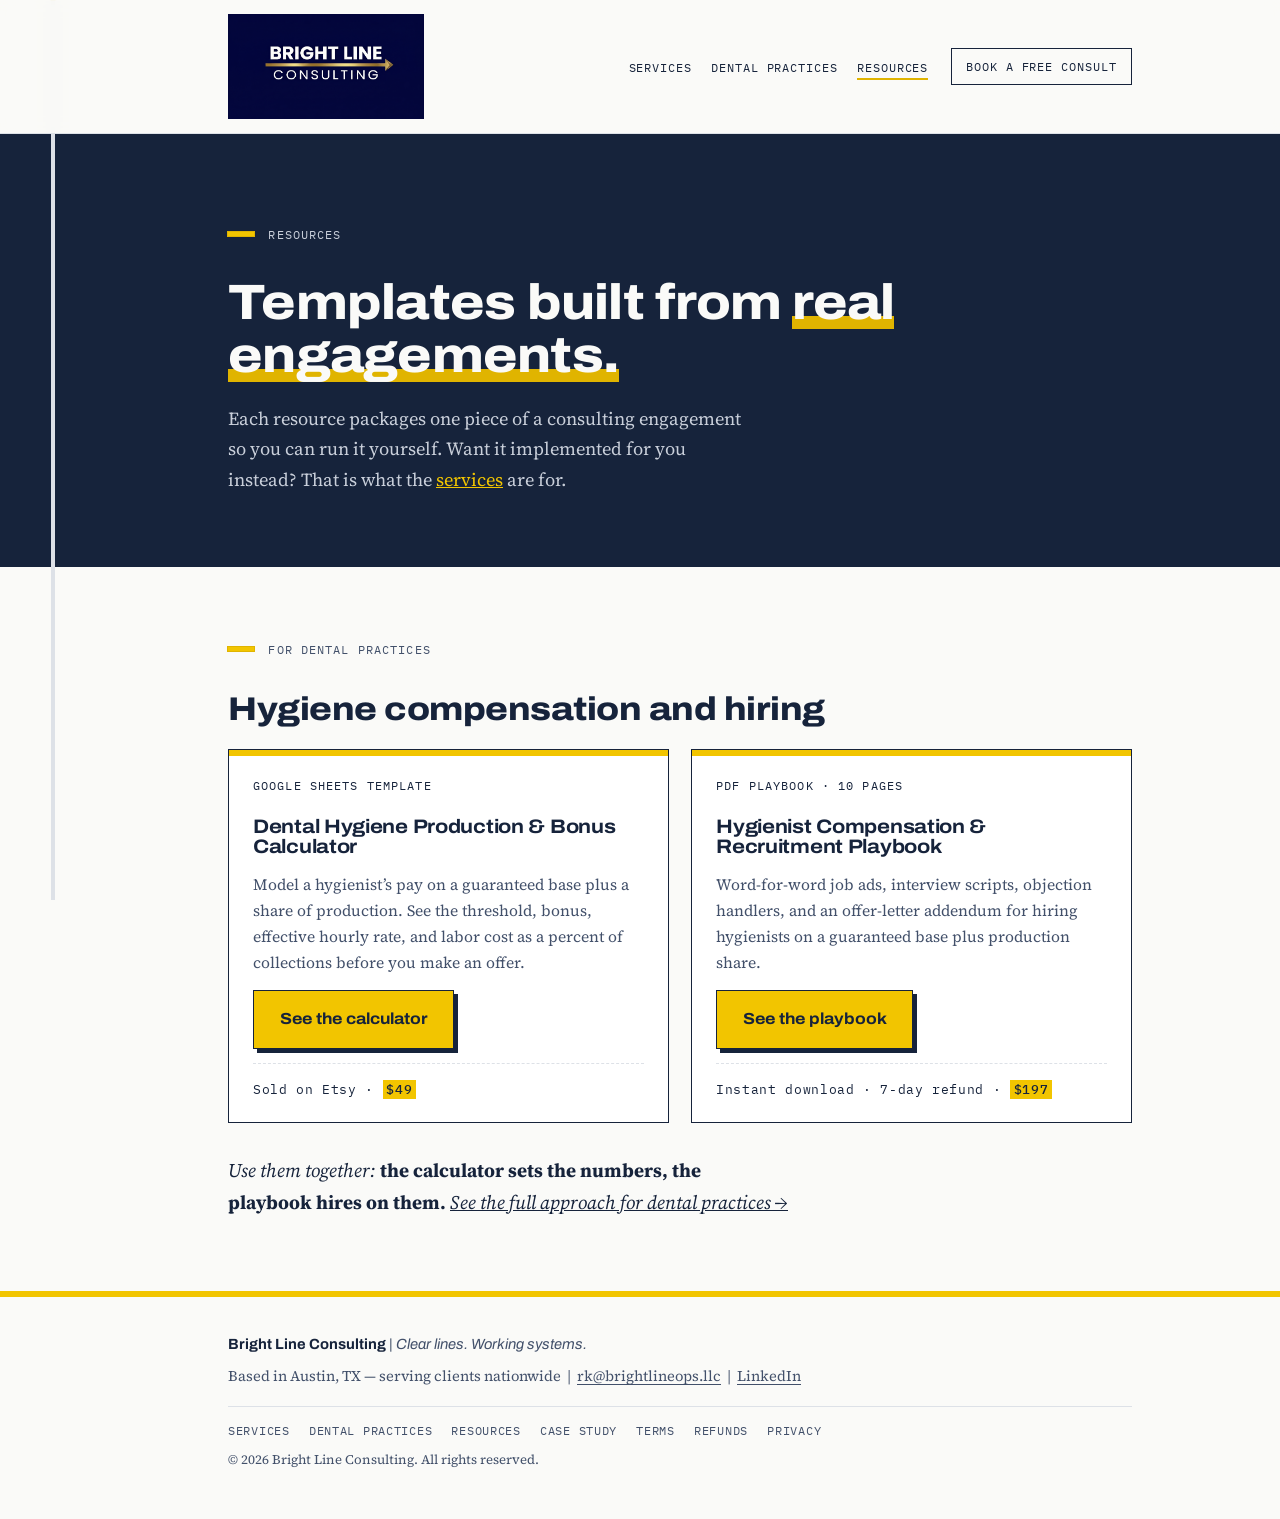
<file: resources.html>
<!DOCTYPE html>
<html lang="en">
<head>
<meta charset="UTF-8">
<meta name="viewport" content="width=device-width, initial-scale=1.0">
<title>Resources: Templates and Playbooks | Bright Line Consulting</title>
<meta name="description" content="Ready-to-use templates and playbooks from Bright Line Consulting, built from real consulting work for small practices.">
<link rel="preconnect" href="https://fonts.googleapis.com">
<link rel="preconnect" href="https://fonts.gstatic.com" crossorigin>
<link href="https://fonts.googleapis.com/css2?family=Archivo:wdth,wght@62..125,400..800&family=Source+Serif+4:ital,opsz,wght@0,8..60,400..600;1,8..60,400&family=IBM+Plex+Mono:wght@400;500&display=swap" rel="stylesheet">
<link rel="stylesheet" href="assets/site.css">
</head>
<body>

<div class="track" aria-hidden="true"><div class="fill" id="lineFill"></div></div>

<header>
  <div class="nav">
    <a class="brand" href="index.html"><img src="logo.png" alt="Bright Line Consulting" class="brand-logo"></a>
    <span class="tagline">Clear lines. Working systems.</span>
    <div class="nav-right">
      <ul class="nav-links">
        <li><a href="index.html#services">Services</a></li>
        <li><a href="dental.html">Dental practices</a></li>
        <li><a href="resources.html" aria-current="page">Resources</a></li>
      </ul>
      <a class="nav-cta" href="index.html#book">Book a free consult</a>
    </div>
  </div>
</header>

<main id="top">
<section class="page-title on-ink">
    <div class="wrap">
      <div class="marker reveal"><span class="mono">Resources</span></div>
      <h1 class="reveal">Templates built from <span class="hl">real engagements.</span></h1>
      <p class="sub reveal">Each resource packages one piece of a consulting engagement so you can run it yourself. Want it implemented for you instead? That is what the <a href="index.html#services" style="color:var(--line)">services</a> are for.</p>
    </div>
  </section>

  <section class="wrap">
    <div class="marker reveal"><span class="mono">For dental practices</span></div>
    <h2 class="section-h reveal">Hygiene compensation and hiring</h2>
    <div class="cards two">
      <article class="card reveal">
        <span class="mono">Google Sheets template</span>
        <h3>Dental Hygiene Production &amp; Bonus Calculator</h3>
        <p>Model a hygienist&rsquo;s pay on a guaranteed base plus a share of production. See the threshold, bonus, effective hourly rate, and labor cost as a percent of collections before you make an offer.</p>
        <div class="card-links">
          <a class="btn" href="hygiene-bonus-calculator.html">See the calculator</a>
        </div>
        <div class="fee">Sold on Etsy<span data-price-wrap> &middot; <b data-price="calculator"></b></span></div>
      </article>
      <article class="card reveal">
        <span class="mono">PDF playbook &middot; 10 pages</span>
        <h3>Hygienist Compensation &amp; Recruitment Playbook</h3>
        <p>Word-for-word job ads, interview scripts, objection handlers, and an offer-letter addendum for hiring hygienists on a guaranteed base plus production share.</p>
        <div class="card-links">
          <a class="btn" href="hygienist-compensation-recruitment-playbook.html">See the playbook</a>
        </div>
        <div class="fee">Instant download &middot; 7-day refund<span data-price-wrap> &middot; <b data-price="playbook"></b></span></div>
      </article>
    </div>
    <p class="closer reveal">Use them together: <strong>the calculator sets the numbers, the playbook hires on them.</strong> <a href="dental.html">See the full approach for dental practices &rarr;</a></p>
  </section>
</main>

<footer>
  <div class="wrap">
    <div class="fbrand">Bright Line Consulting <i>| Clear lines. Working systems.</i></div>
    <div>Based in Austin, TX &mdash; serving clients nationwide &nbsp;|&nbsp; <a href="mailto:rk@brightlineops.llc">rk@brightlineops.llc</a> &nbsp;|&nbsp; <a href="https://www.linkedin.com/company/consult-bright-line" target="_blank" rel="noopener">LinkedIn</a></div>
    <ul class="flinks">
      <li><a href="index.html#services">Services</a></li>
      <li><a href="dental.html">Dental practices</a></li>
      <li><a href="resources.html">Resources</a></li>
      <li><a href="case-study-dental.html">Case study</a></li>
      <li><a href="terms.html">Terms</a></li>
      <li><a href="refunds.html">Refunds</a></li>
      <li><a href="privacy.html">Privacy</a></li>
    </ul>
    <div class="fcopy">&copy; <span data-year>2026</span> Bright Line Consulting. All rights reserved.</div>
  </div>
</footer>

<script src="assets/site.js"></script>
</body>
</html>
</file>
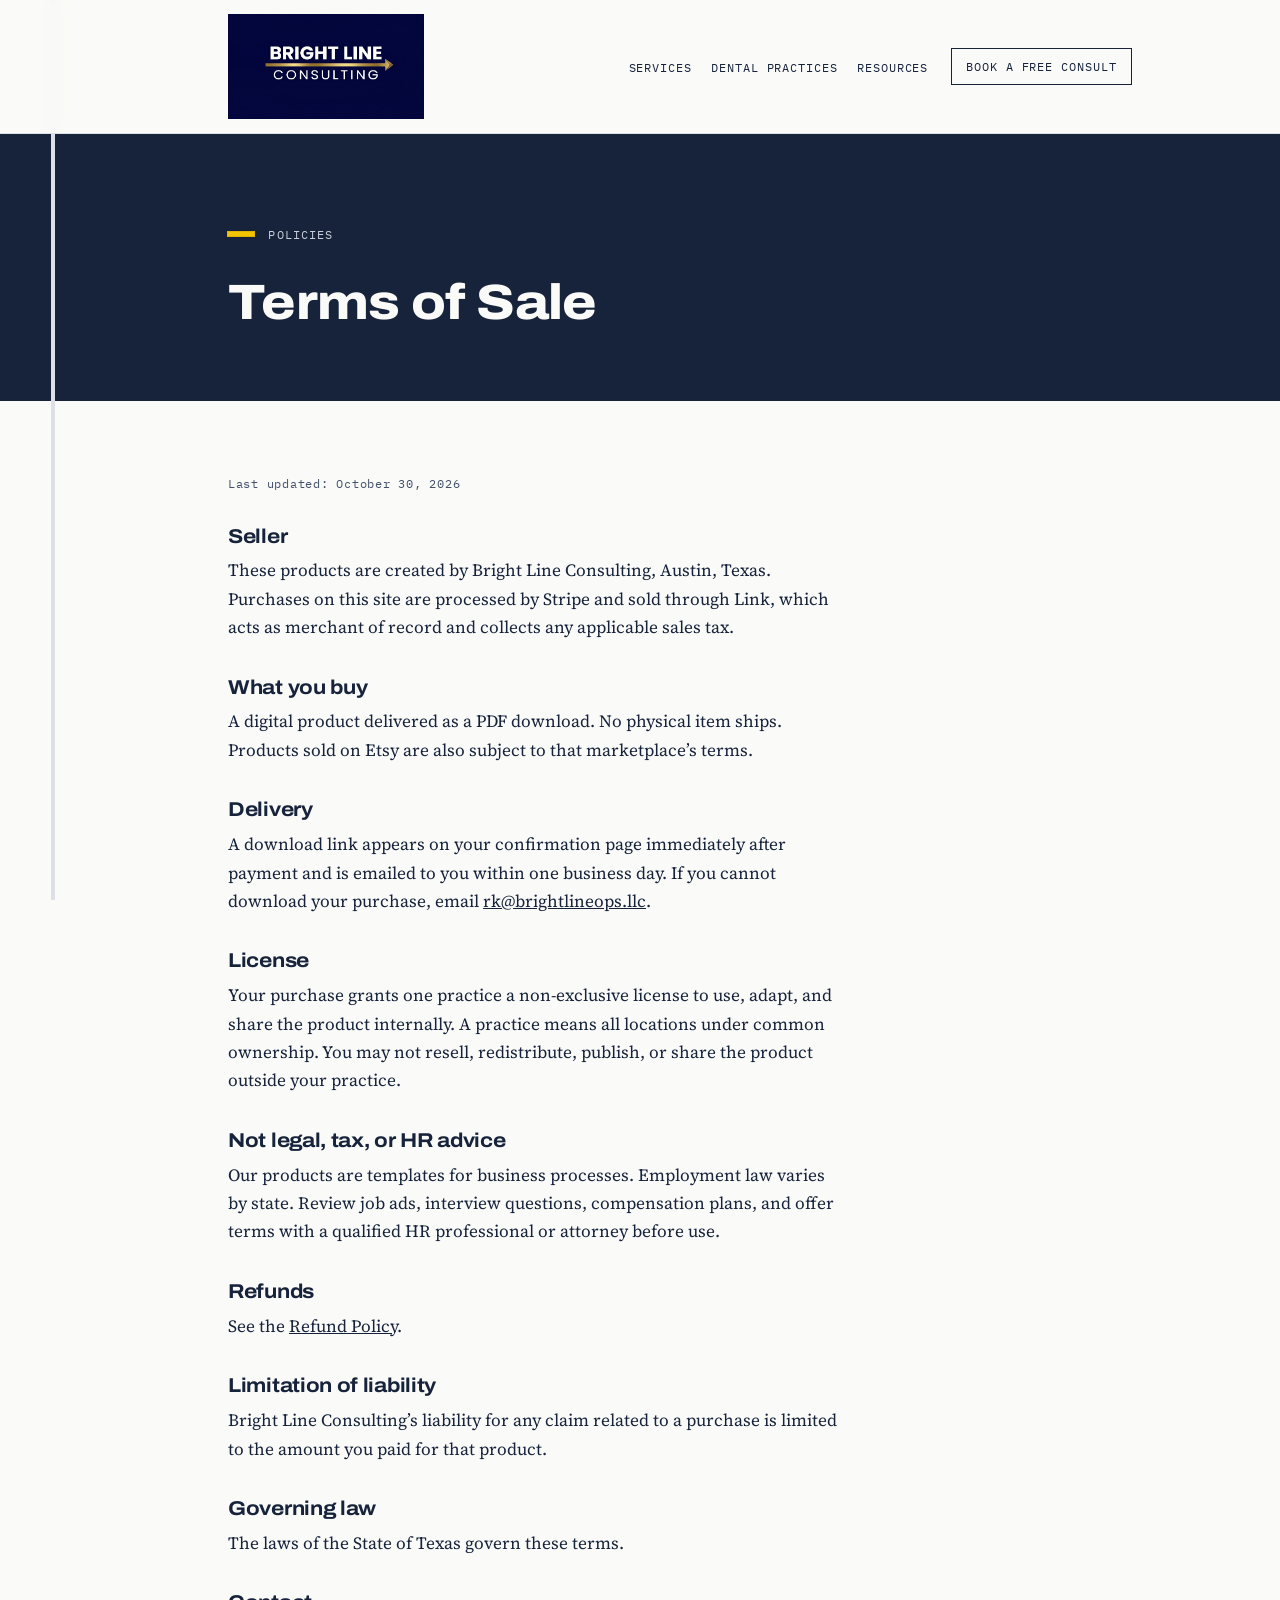
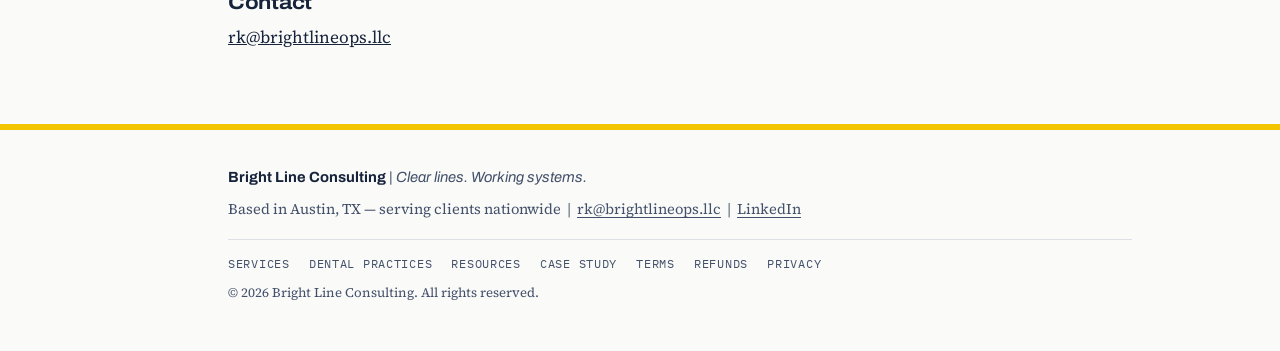
<file: terms.html>
<!DOCTYPE html>
<html lang="en">
<head>
<meta charset="UTF-8">
<meta name="viewport" content="width=device-width, initial-scale=1.0">
<title>Terms of Sale | Bright Line Consulting</title>
<meta name="description" content="Terms of sale and license for digital products sold by Bright Line Consulting.">
<link rel="preconnect" href="https://fonts.googleapis.com">
<link rel="preconnect" href="https://fonts.gstatic.com" crossorigin>
<link href="https://fonts.googleapis.com/css2?family=Archivo:wdth,wght@62..125,400..800&family=Source+Serif+4:ital,opsz,wght@0,8..60,400..600;1,8..60,400&family=IBM+Plex+Mono:wght@400;500&display=swap" rel="stylesheet">
<link rel="stylesheet" href="assets/site.css">
</head>
<body>

<div class="track" aria-hidden="true"><div class="fill" id="lineFill"></div></div>

<header>
  <div class="nav">
    <a class="brand" href="index.html"><img src="logo.png" alt="Bright Line Consulting" class="brand-logo"></a>
    <span class="tagline">Clear lines. Working systems.</span>
    <div class="nav-right">
      <ul class="nav-links">
        <li><a href="index.html#services">Services</a></li>
        <li><a href="dental.html">Dental practices</a></li>
        <li><a href="resources.html">Resources</a></li>
      </ul>
      <a class="nav-cta" href="index.html#book">Book a free consult</a>
    </div>
  </div>
</header>

<main id="top">
<section class="page-title on-ink">
    <div class="wrap">
      <div class="marker reveal"><span class="mono">Policies</span></div>
      <h1 class="reveal">Terms of Sale</h1>
    </div>
  </section>

  <section class="wrap">
    <div class="legal">
      <p class="updated">Last updated: October 30, 2026</p>

      <h2>Seller</h2>
      <!-- TODO: add the legal entity name, e.g. "Bright Line Consulting is a trade name of [Entity], a Texas corporation." -->
      <p>These products are created by Bright Line Consulting, Austin, Texas. Purchases on this site are processed by Stripe and sold through Link, which acts as merchant of record and collects any applicable sales tax.</p>

      <h2>What you buy</h2>
      <p>A digital product delivered as a PDF download. No physical item ships. Products sold on Etsy are also subject to that marketplace&rsquo;s terms.</p>

      <h2>Delivery</h2>
      <p>A download link appears on your confirmation page immediately after payment and is emailed to you within one business day. If you cannot download your purchase, email <a href="mailto:rk@brightlineops.llc">rk@brightlineops.llc</a>.</p>

      <h2>License</h2>
      <p>Your purchase grants one practice a non-exclusive license to use, adapt, and share the product internally. A practice means all locations under common ownership. You may not resell, redistribute, publish, or share the product outside your practice.</p>

      <h2>Not legal, tax, or HR advice</h2>
      <p>Our products are templates for business processes. Employment law varies by state. Review job ads, interview questions, compensation plans, and offer terms with a qualified HR professional or attorney before use.</p>

      <h2>Refunds</h2>
      <p>See the <a href="refunds.html">Refund Policy</a>.</p>

      <h2>Limitation of liability</h2>
      <p>Bright Line Consulting&rsquo;s liability for any claim related to a purchase is limited to the amount you paid for that product.</p>

      <h2>Governing law</h2>
      <p>The laws of the State of Texas govern these terms.</p>

      <h2>Contact</h2>
      <p><a href="mailto:rk@brightlineops.llc">rk@brightlineops.llc</a></p>

    </div>
  </section>
</main>

<footer>
  <div class="wrap">
    <div class="fbrand">Bright Line Consulting <i>| Clear lines. Working systems.</i></div>
    <div>Based in Austin, TX &mdash; serving clients nationwide &nbsp;|&nbsp; <a href="mailto:rk@brightlineops.llc">rk@brightlineops.llc</a> &nbsp;|&nbsp; <a href="https://www.linkedin.com/company/consult-bright-line" target="_blank" rel="noopener">LinkedIn</a></div>
    <ul class="flinks">
      <li><a href="index.html#services">Services</a></li>
      <li><a href="dental.html">Dental practices</a></li>
      <li><a href="resources.html">Resources</a></li>
      <li><a href="case-study-dental.html">Case study</a></li>
      <li><a href="terms.html">Terms</a></li>
      <li><a href="refunds.html">Refunds</a></li>
      <li><a href="privacy.html">Privacy</a></li>
    </ul>
    <div class="fcopy">&copy; <span data-year>2026</span> Bright Line Consulting. All rights reserved.</div>
  </div>
</footer>

<script src="assets/site.js"></script>
</body>
</html>
</file>
<file: assets/site.css>
/* Bright Line Consulting: shared styles for every page.
   index.html and case-study-dental.html keep their own inline styles,
   which load after this file and match it. */

:root{
  --ink:#16233B;
  --ink-soft:#42506A;
  --paper:#FAFAF8;
  --paper-raise:#FFFFFF;
  --line:#F2C500;         /* the bright line */
  --line-deep:#E0B400;
  --rule:#DDE1E7;
  --max:1080px;
}
*{margin:0;padding:0;box-sizing:border-box}
[hidden]{display:none!important}
html{scroll-behavior:smooth}
@media (prefers-reduced-motion: reduce){
  html{scroll-behavior:auto}
  *,*::before,*::after{animation:none!important;transition:none!important}
}
body{
  background:var(--paper);
  color:var(--ink);
  font-family:"Source Serif 4", Georgia, serif;
  font-size:1.075rem;
  line-height:1.65;
  -webkit-font-smoothing:antialiased;
}
::selection{background:var(--line);color:var(--ink)}

h1,h2,h3,.display{
  font-family:"Archivo", "Helvetica Neue", Arial, sans-serif;
  font-variation-settings:"wdth" 112;
  line-height:1.06;
  letter-spacing:-0.015em;
}
.mono{
  font-family:"IBM Plex Mono", ui-monospace, monospace;
  font-size:0.78rem;
  letter-spacing:0.09em;
  text-transform:uppercase;
}
a{color:inherit}
a:focus-visible, button:focus-visible, summary:focus-visible{
  outline:3px solid var(--line-deep);
  outline-offset:3px;
}

/* ---------- the running bright line ---------- */
.track{
  position:fixed;
  top:0;left:clamp(16px, 4vw, 56px);
  width:4px;height:100%;
  background:var(--rule);
  z-index:5;
}
.track .fill{
  position:absolute;top:0;left:0;width:100%;
  height:0%;
  background:var(--line);
  box-shadow:0 0 0 0.5px var(--line-deep);
}

.wrap{
  max-width:var(--max);
  margin:0 auto;
  padding-left:clamp(56px, 10vw, 140px);
  padding-right:clamp(20px, 5vw, 48px);
}
section{padding:clamp(3.5rem,8vh,6rem) 0;position:relative}

.marker{display:flex;align-items:center;gap:0.9rem;margin-bottom:2rem}
.marker::before{
  content:"";width:26px;height:4px;
  background:var(--line);outline:1px solid var(--line-deep);flex:none;
}
.marker .mono{color:var(--ink-soft)}

/* ---------- header ---------- */
header{
  position:sticky;top:0;z-index:10;
  background:color-mix(in srgb, var(--paper) 88%, transparent);
  backdrop-filter:blur(8px);
  border-bottom:1px solid var(--rule);
}
.nav{
  max-width:var(--max);margin:0 auto;
  padding:0.85rem clamp(20px,5vw,48px) 0.85rem clamp(56px,10vw,140px);
  display:flex;align-items:center;justify-content:space-between;gap:1rem;
  flex-wrap:wrap;
}
.brand{display:inline-flex;align-items:center;text-decoration:none}
.brand-logo{height:6.6rem;width:auto;display:block}
.tagline{display:none} /* tagline lives in the footer; the header holds the nav */
.nav-right{display:flex;align-items:center;gap:1.4rem;flex-wrap:wrap}
.nav-links{display:flex;gap:1.2rem;list-style:none}
.nav-links a{
  font-family:"IBM Plex Mono",monospace;font-size:0.72rem;letter-spacing:0.08em;
  text-transform:uppercase;text-decoration:none;
  padding:0.2rem 0;
  border-bottom:2px solid transparent;
}
.nav-links a:hover{border-bottom-color:var(--line)}
.nav-links a[aria-current="page"]{border-bottom-color:var(--line-deep)}
.nav-cta{
  font-family:"IBM Plex Mono",monospace;font-size:0.72rem;letter-spacing:0.08em;
  text-transform:uppercase;text-decoration:none;
  border:1.5px solid var(--ink);
  padding:0.5rem 0.9rem;white-space:nowrap;
  transition:background .15s ease;
}
.nav-cta:hover{background:var(--line)}
@media(max-width:640px){
  .brand-logo{height:4.4rem}
  .nav-right{width:100%;justify-content:space-between;gap:0.8rem}
  .nav-links{gap:0.9rem}
}

/* ---------- page title band ---------- */
.page-title{
  padding-top:clamp(3.5rem,10vh,6rem);
  background:var(--ink);color:var(--paper);
}
.page-title .marker .mono{color:#C9CFDA}
.page-title h1{
  font-size:clamp(1.9rem, 4.4vw, 3.1rem);
  font-weight:800;
  max-width:22ch;
}
.page-title h1 .hl{box-shadow:inset 0 -0.26em 0 var(--line-deep);color:var(--paper)}
.page-title .sub{margin-top:1.4rem;max-width:58ch;font-size:1.15rem;color:#C9CFDA}
.back-link{
  font-family:"IBM Plex Mono",monospace;font-size:0.8rem;letter-spacing:0.06em;
  text-underline-offset:4px;display:inline-block;margin-bottom:1.6rem;
}

/* ---------- prose ---------- */
.prose h2, h2.section-h{
  font-size:clamp(1.5rem,2.9vw,2.05rem);font-weight:800;margin-bottom:1.4rem;
}
.prose h3{font-size:1.15rem;font-weight:700;margin:1.8rem 0 0.6rem}
.prose p{max-width:64ch}
.prose p+p{margin-top:1rem}
.prose ul.plain{margin:0.8rem 0 0 1.2rem;max-width:62ch}
.prose ul.plain li{margin:0.35rem 0}
.note{font-style:italic;color:var(--ink-soft);margin-top:1rem;max-width:64ch}

.pain{list-style:none;max-width:62ch}
.pain li{padding:1rem 0 1rem 1.6rem;border-bottom:1px solid var(--rule);position:relative}
.pain li::before{
  content:"";position:absolute;left:0;top:1.72rem;
  width:14px;height:3px;background:var(--line);outline:1px solid var(--line-deep);
}
.closer{margin-top:2rem;max-width:56ch;font-size:1.2rem;font-style:italic}
.closer strong{font-style:normal}

/* ---------- numbered steps ---------- */
.steps{list-style:none;counter-reset:step;max-width:66ch}
.steps li{
  counter-increment:step;
  display:grid;grid-template-columns:auto 1fr;gap:1.2rem;
  padding:1.3rem 0;border-bottom:1px solid var(--rule);
}
.steps li::before{
  content:counter(step, decimal-leading-zero);
  font-family:"IBM Plex Mono",monospace;font-size:0.85rem;color:var(--ink-soft);
  padding-top:0.35rem;
}
.steps h3{font-size:1.12rem;font-weight:700;display:inline;margin:0 0.4rem 0 0}
.steps p{display:inline;color:var(--ink-soft)}

/* ---------- buttons ---------- */
.btn{
  display:inline-block;
  font-family:"Archivo",sans-serif;font-variation-settings:"wdth" 110;
  font-weight:700;font-size:1rem;
  background:var(--line);color:var(--ink);
  text-decoration:none;
  padding:0.95rem 1.6rem;
  border:1.5px solid var(--ink);
  box-shadow:4px 4px 0 var(--ink);
  transition:transform .12s ease, box-shadow .12s ease;
}
.btn:hover{transform:translate(2px,2px);box-shadow:2px 2px 0 var(--ink)}
.btn:active{transform:translate(4px,4px);box-shadow:0 0 0 var(--ink)}
.btn-ghost{background:var(--paper-raise)}
.on-ink .btn{border-color:var(--paper);box-shadow:4px 4px 0 var(--line-deep)}
.on-ink .btn:hover{box-shadow:2px 2px 0 var(--line-deep)}
.cta-row{margin-top:2.2rem;display:flex;flex-wrap:wrap;align-items:center;gap:1.2rem 1.6rem}
.fineprint{
  font-family:"IBM Plex Mono",monospace;font-size:0.76rem;letter-spacing:0.04em;
  color:inherit;opacity:0.8;
}
.link-quiet{
  font-family:"IBM Plex Mono",monospace;font-size:0.8rem;letter-spacing:0.06em;
  text-underline-offset:4px;
}

/* ---------- cards ---------- */
.cards{display:grid;gap:1.4rem;margin-top:0.5rem}
@media(min-width:860px){
  .cards.two{grid-template-columns:repeat(2,1fr)}
  .cards.three{grid-template-columns:repeat(3,1fr)}
}
.card{
  background:var(--paper-raise);
  border:1.5px solid var(--ink);
  padding:1.6rem 1.5rem 1.4rem;
  display:flex;flex-direction:column;gap:0.9rem;
  position:relative;
}
.card::before{content:"";position:absolute;top:0;left:0;right:0;height:6px;background:var(--line)}
.card h3{font-size:1.22rem;font-weight:700;margin:0.4rem 0 0}
.card p{font-size:0.98rem;color:var(--ink-soft);flex:1}
.card .card-links{display:flex;flex-wrap:wrap;gap:0.8rem 1.2rem;align-items:center}
.fee{
  font-family:"IBM Plex Mono",monospace;font-size:0.8rem;letter-spacing:0.05em;
  border-top:1px dashed var(--rule);padding-top:0.9rem;
}
.fee b{font-weight:500;background:var(--line);padding:0.1em 0.3em}

/* ---------- product: what's inside ---------- */
.contents{list-style:none;max-width:70ch;border-top:1.5px solid var(--ink)}
.contents li{
  display:grid;grid-template-columns:7.5rem 1fr;gap:1.2rem;
  padding:1.15rem 0;border-bottom:1px solid var(--rule);
}
.contents .part{
  font-family:"IBM Plex Mono",monospace;font-size:0.76rem;letter-spacing:0.08em;
  text-transform:uppercase;color:var(--ink-soft);padding-top:0.25rem;
}
.contents h3{font-size:1.08rem;font-weight:700;margin:0 0 0.3rem}
.contents p{color:var(--ink-soft);font-size:0.98rem}
@media(max-width:560px){.contents li{grid-template-columns:1fr;gap:0.3rem}}

/* ---------- two traps / model ---------- */
.split{display:grid;gap:1.4rem;max-width:880px}
@media(min-width:760px){.split{grid-template-columns:1fr 1fr}}
.split > div{border-left:3px solid var(--line);padding:0.2rem 0 0.2rem 1.1rem}
.split h3{font-size:1.1rem;font-weight:700;margin:0 0 0.4rem}
.split p{color:var(--ink-soft);font-size:0.98rem}

.worked{
  background:var(--ink);color:var(--paper);
  padding:1.6rem 1.7rem;max-width:640px;position:relative;margin-top:2rem;
}
.worked::before{content:"";position:absolute;left:0;top:0;bottom:0;width:6px;background:var(--line)}
.worked .mono{color:var(--line);display:block;margin-bottom:0.9rem}
.worked table{width:100%;border-collapse:collapse;font-size:0.98rem}
.worked td{padding:0.35rem 0;border-bottom:1px solid rgba(255,255,255,0.12);color:#E7EAF0}
.worked td:last-child{text-align:right;font-family:"IBM Plex Mono",monospace;font-size:0.9rem}
.worked tr.total td{color:var(--paper);font-weight:600;border-bottom:none;padding-top:0.7rem}
.worked tr.total td:last-child{color:var(--line)}

/* ---------- buy box ---------- */
.buy{
  border:1.5px solid var(--ink);background:var(--paper-raise);
  padding:1.8rem 1.7rem;max-width:560px;position:relative;
}
.buy::before{content:"";position:absolute;top:0;left:0;right:0;height:6px;background:var(--line)}
.buy .price{
  font-family:"Archivo",sans-serif;font-variation-settings:"wdth" 112;
  font-weight:800;font-size:2.4rem;line-height:1;margin:0.6rem 0 0.4rem;
}
.buy ul{list-style:none;margin:1rem 0 1.4rem}
.buy li{padding:0.35rem 0 0.35rem 1.4rem;position:relative;font-size:0.98rem}
.buy li::before{
  content:"";position:absolute;left:0;top:0.95rem;
  width:10px;height:3px;background:var(--line);outline:1px solid var(--line-deep);
}

/* ---------- path (dental page) ---------- */
.path{list-style:none;display:grid;gap:1.4rem;counter-reset:path}
@media(min-width:900px){.path{grid-template-columns:repeat(3,1fr)}}
.path li{
  counter-increment:path;
  border:1.5px solid var(--ink);background:var(--paper-raise);
  padding:1.5rem 1.4rem 1.3rem;display:flex;flex-direction:column;gap:0.75rem;position:relative;
}
.path li::before{
  content:"Step " counter(path, decimal-leading-zero);
  font-family:"IBM Plex Mono",monospace;font-size:0.74rem;letter-spacing:0.09em;
  text-transform:uppercase;color:var(--ink);
  background:var(--line);align-self:flex-start;padding:0.2rem 0.5rem;
}
.path h3{font-size:1.18rem;font-weight:700;margin:0}
.path p{font-size:0.98rem;color:var(--ink-soft);flex:1}
.path a.go{
  font-family:"IBM Plex Mono",monospace;font-size:0.78rem;letter-spacing:0.06em;
  text-underline-offset:4px;
}

/* ---------- FAQ ---------- */
.faq{max-width:68ch;border-top:1.5px solid var(--ink)}
.faq details{border-bottom:1px solid var(--rule)}
.faq summary{
  cursor:pointer;list-style:none;
  font-family:"Archivo",sans-serif;font-variation-settings:"wdth" 108;
  font-weight:700;font-size:1.05rem;
  padding:1.05rem 2rem 1.05rem 0;position:relative;
}
.faq summary::-webkit-details-marker{display:none}
.faq summary::after{
  content:"+";position:absolute;right:0.2rem;top:0.95rem;
  font-family:"IBM Plex Mono",monospace;font-weight:400;font-size:1.2rem;
}
.faq details[open] summary::after{content:"\2013"}
.faq details p{padding:0 0 1.2rem;color:var(--ink-soft);max-width:62ch}

/* ---------- video ---------- */
.video{position:relative;width:100%;max-width:760px;aspect-ratio:16/9;border:1.5px solid var(--ink);background:var(--ink)}
.video iframe{position:absolute;inset:0;width:100%;height:100%;border:0}

/* ---------- legal pages ---------- */
.legal{max-width:68ch}
.legal h2{font-size:1.25rem;font-weight:700;margin:2.2rem 0 0.6rem}
.legal h2:first-of-type{margin-top:0}
.legal p+p{margin-top:0.8rem}
.legal ul{margin:0.6rem 0 0 1.2rem}
.legal li{margin:0.3rem 0}
.legal .updated{font-family:"IBM Plex Mono",monospace;font-size:0.78rem;letter-spacing:0.06em;color:var(--ink-soft);margin-bottom:2rem}

/* ---------- final cta band ---------- */
.final{background:var(--ink);color:var(--paper);padding:clamp(4rem,10vh,7rem) 0}
.final h2{font-size:clamp(1.9rem,4vw,3rem);font-weight:800;max-width:20ch}
.final h2 .hl{box-shadow:inset 0 -0.26em 0 var(--line-deep);color:var(--paper)}
.final p{margin-top:1.2rem;max-width:52ch;color:#C9CFDA;font-size:1.12rem}
.final .btn{margin-top:2.2rem;border-color:var(--paper);box-shadow:4px 4px 0 var(--line-deep)}
.final .btn:hover{box-shadow:2px 2px 0 var(--line-deep)}
.final .cta-row .btn{margin-top:0}

/* ---------- footer ---------- */
footer{border-top:6px solid var(--line);padding:2.2rem 0 3rem;background:var(--paper)}
footer .wrap{display:flex;flex-direction:column;gap:0.5rem;font-size:0.92rem;color:var(--ink-soft)}
footer .fbrand{font-family:"Archivo",sans-serif;font-weight:700;color:var(--ink)}
footer .fbrand i{font-weight:400;color:var(--ink-soft)}
footer a{text-underline-offset:3px}
.flinks{
  display:flex;flex-wrap:wrap;gap:0.4rem 1.2rem;list-style:none;
  margin-top:0.6rem;padding-top:0.9rem;border-top:1px solid var(--rule);
  font-family:"IBM Plex Mono",monospace;font-size:0.74rem;letter-spacing:0.06em;text-transform:uppercase;
}
.flinks a{text-decoration:none}
.flinks a:hover{text-decoration:underline}
.fcopy{font-size:0.82rem}

/* ---------- reveal ---------- */
.reveal{opacity:0;transform:translateY(14px);transition:opacity .55s ease, transform .55s ease}
.reveal.in{opacity:1;transform:none}
@media (prefers-reduced-motion: reduce){.reveal{opacity:1;transform:none}}
</file>
